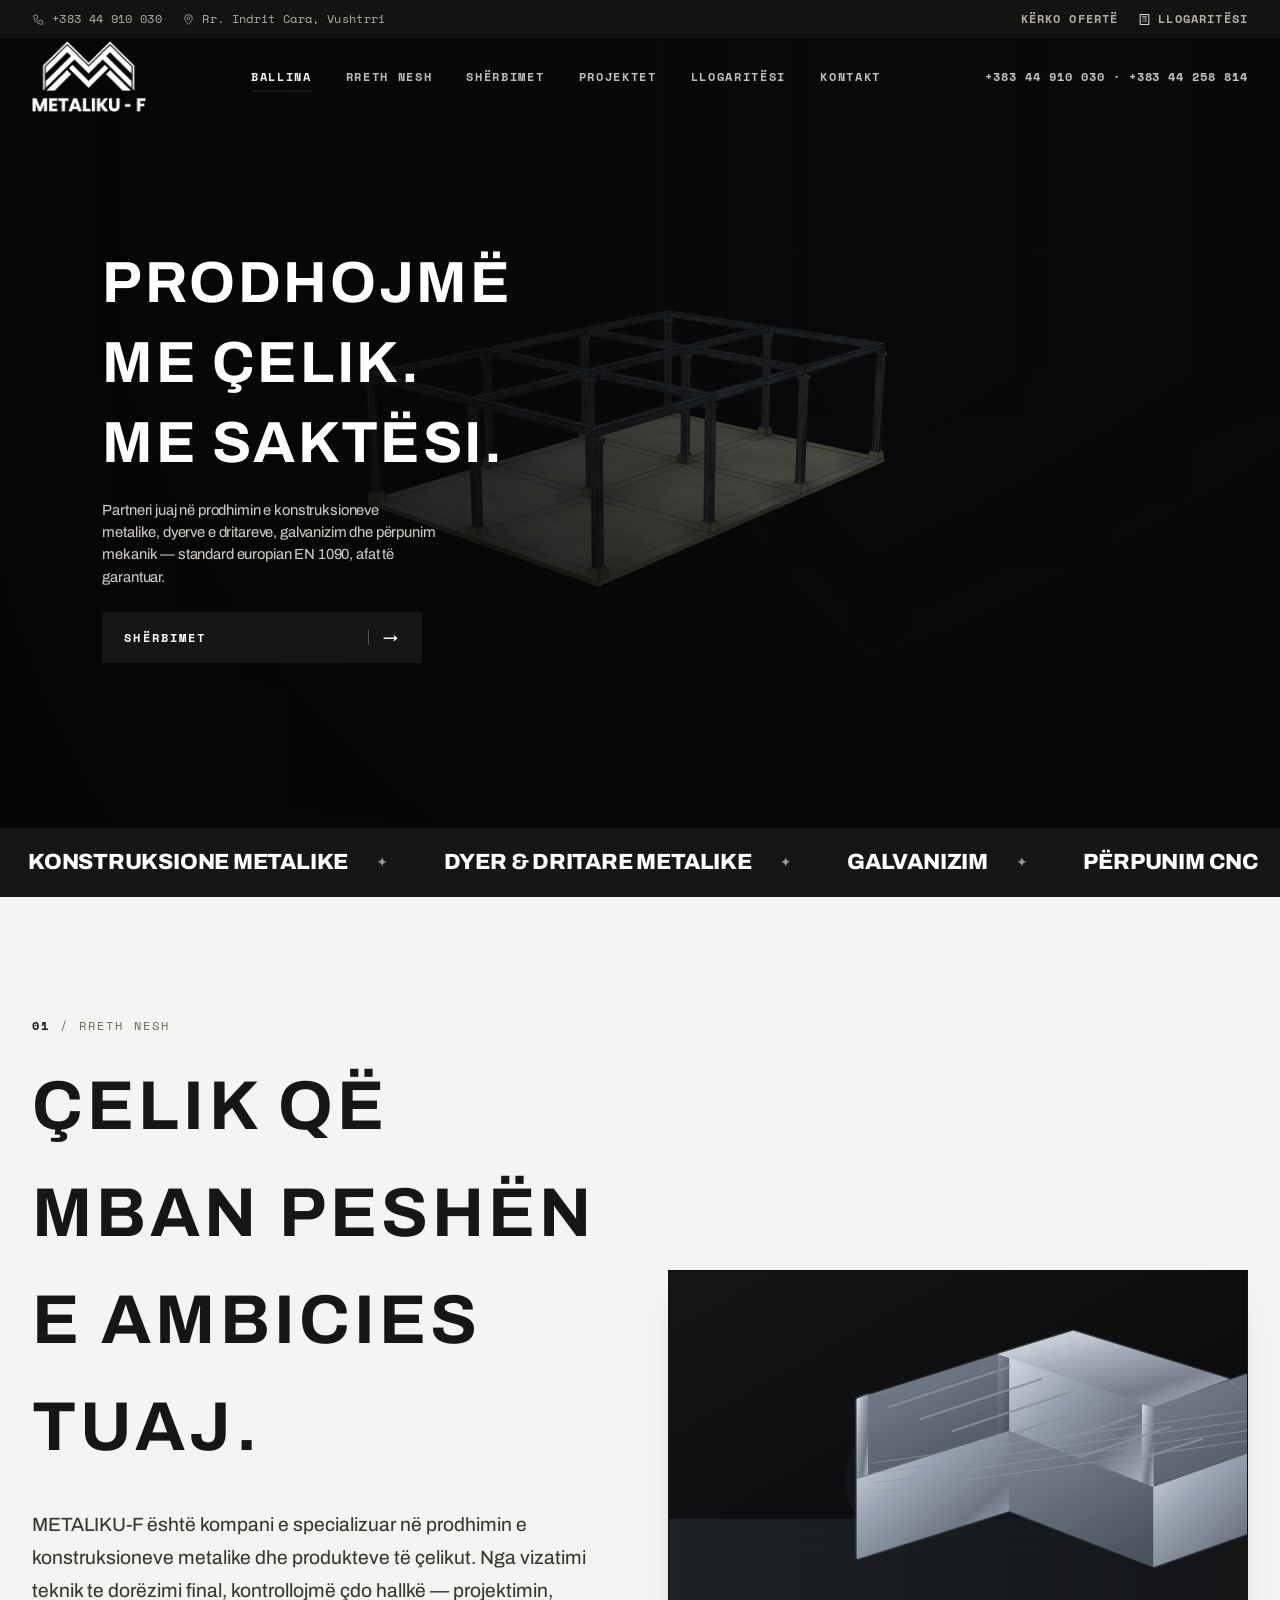
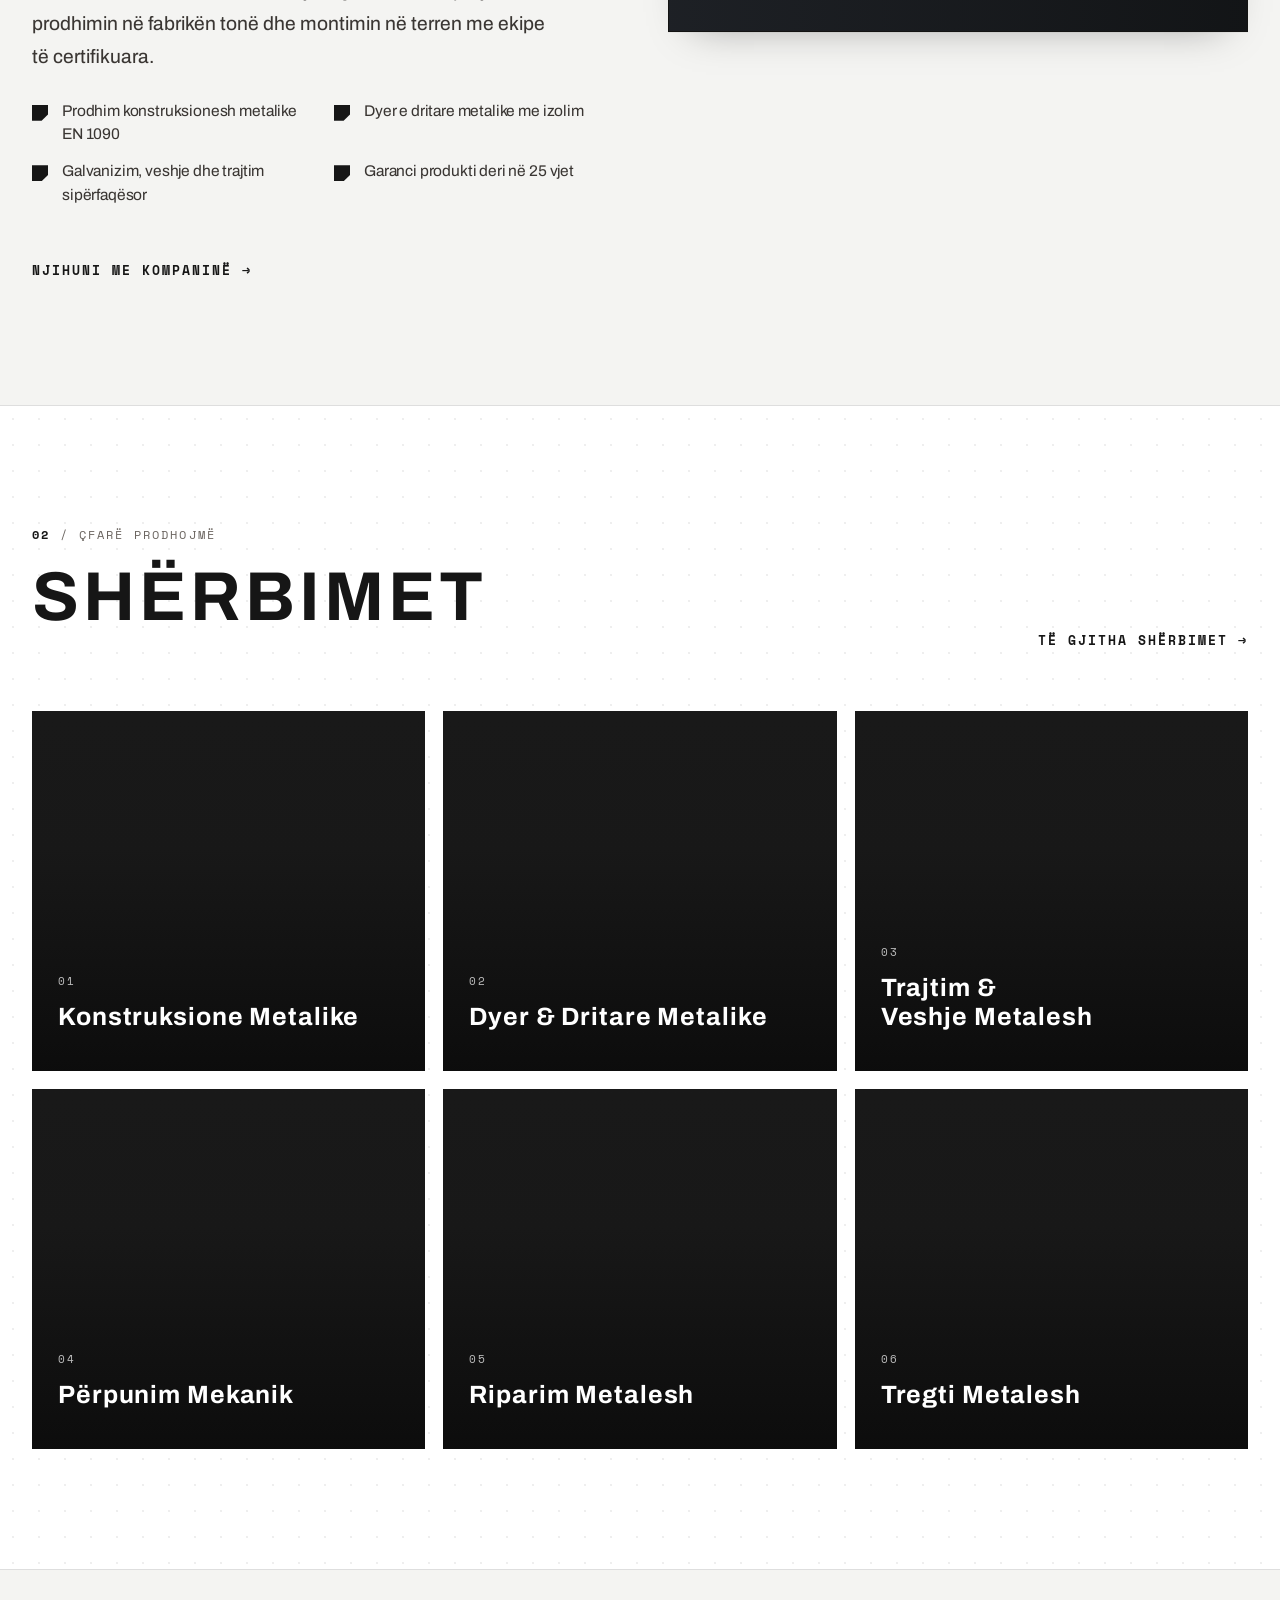
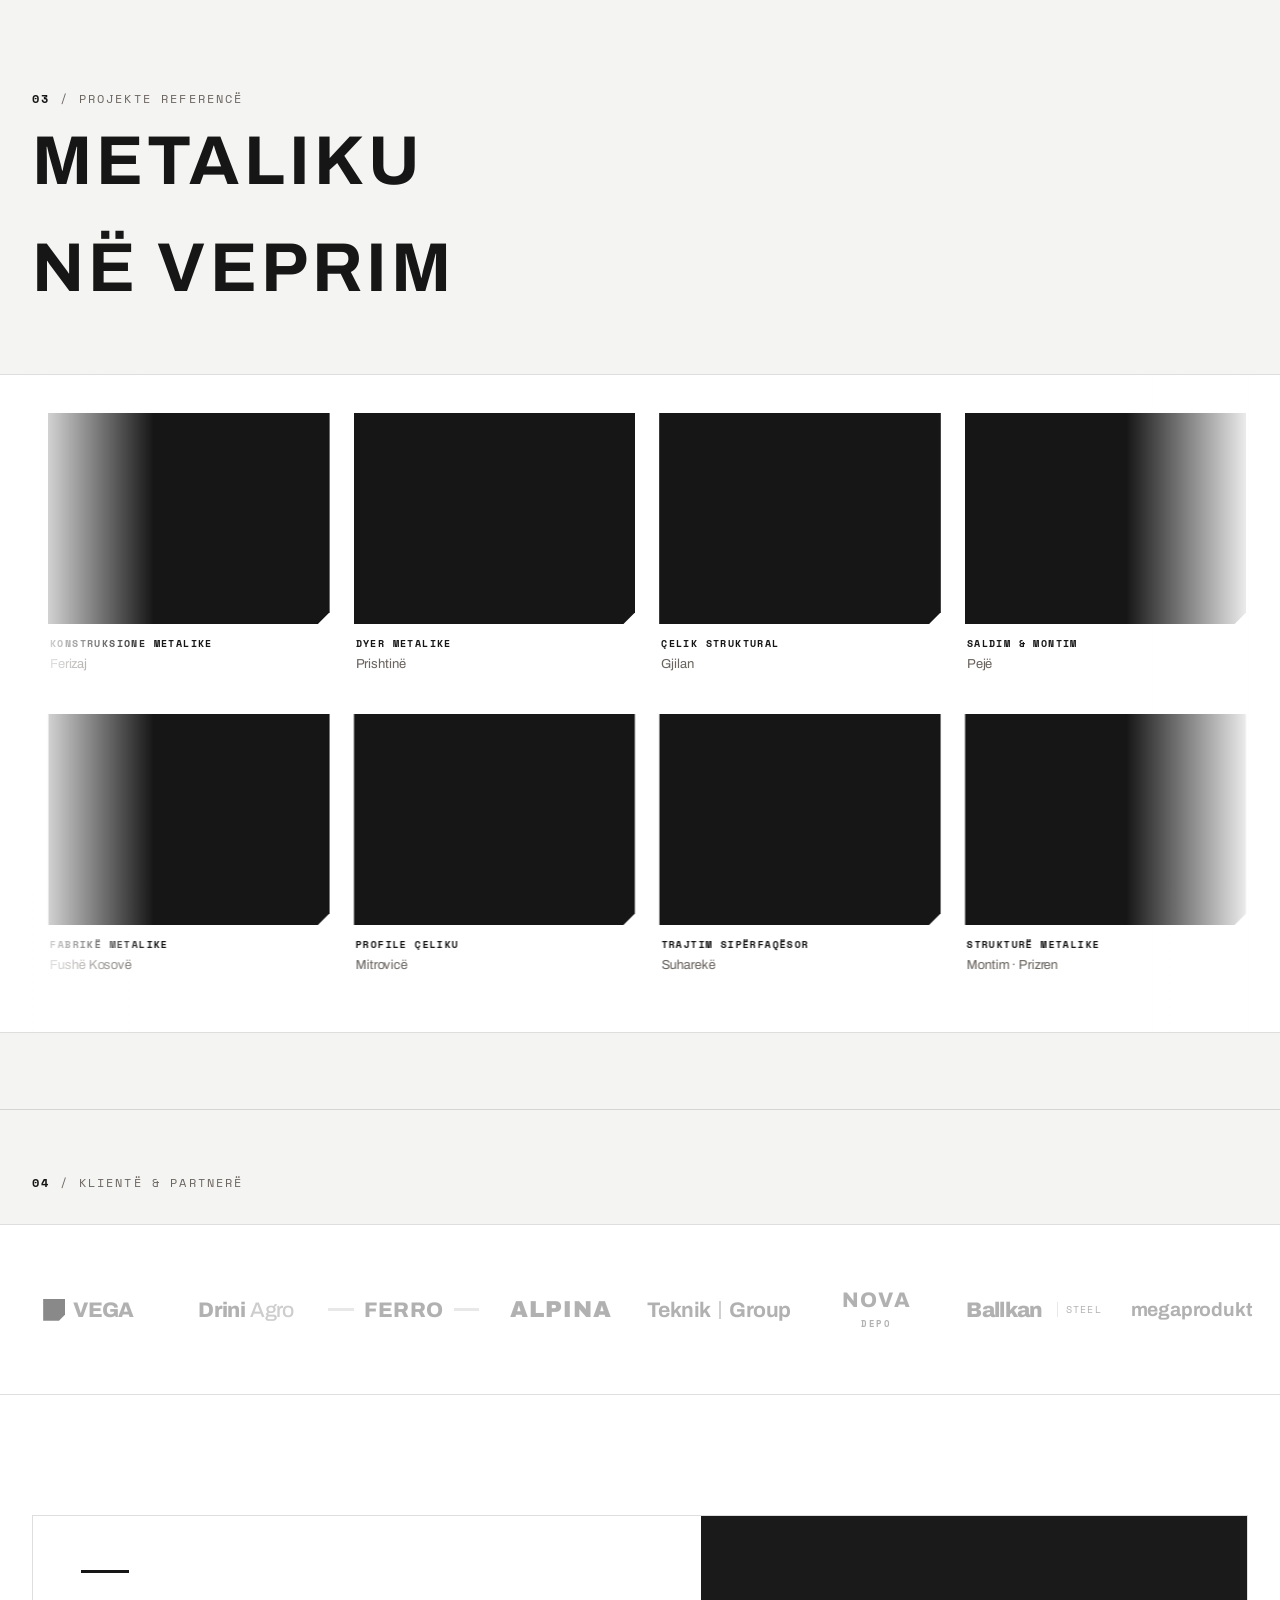
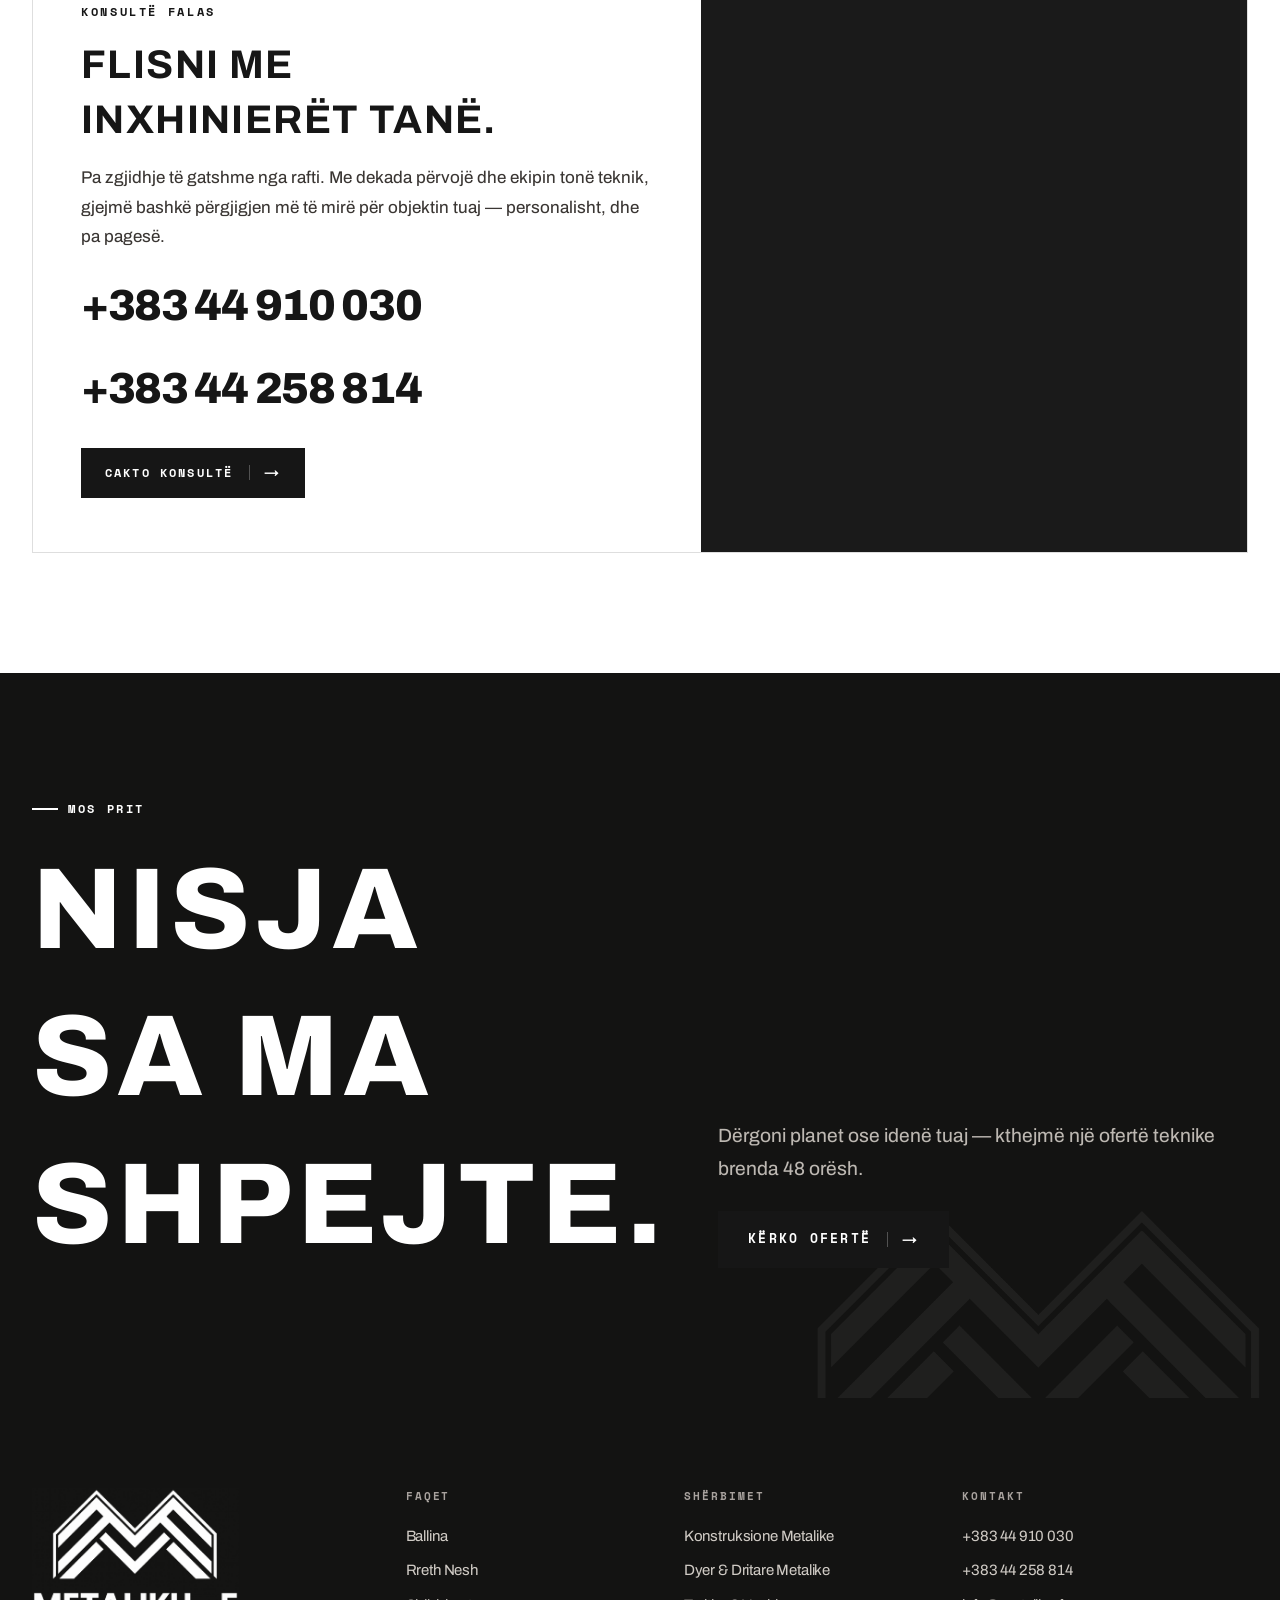
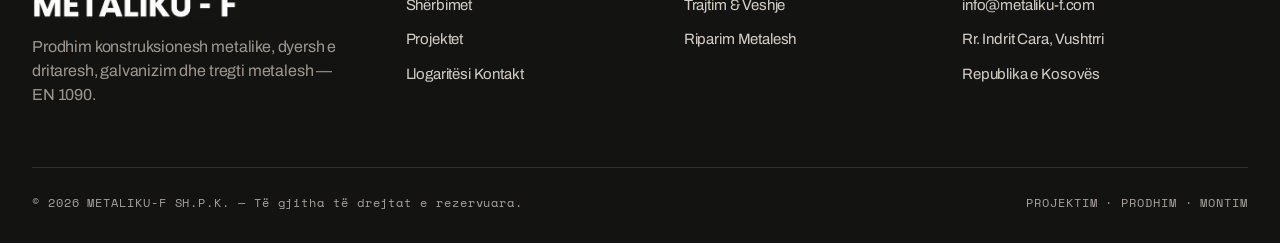
<file: index.html>
﻿<!DOCTYPE html>
<html lang="sq">
<head>
<meta charset="UTF-8">
<meta name="viewport" content="width=device-width, initial-scale=1.0">
<meta http-equiv="Cache-Control" content="no-cache, no-store, must-revalidate">
<meta http-equiv="Pragma" content="no-cache">
<title>METALIKU-F — Prodhues i Konstruksioneve Metalike</title>
<meta name="description" content="METALIKU-F — prodhues i konstruksioneve metalike, dyerve dhe dritareve metalike, galvanizim, përpunim mekanik, riparim dhe tregti metalesh në Kosovë.">
<link rel="preconnect" href="https://fonts.googleapis.com">
<link rel="preconnect" href="https://fonts.gstatic.com" crossorigin>
<link href="https://fonts.googleapis.com/css2?family=Archivo:wght@400;500;600;700;800;900&family=Space+Mono:wght@400;700&display=swap" rel="stylesheet">
<link rel="icon" type="image/png" href="assets/logo-mark.png">
<link rel="stylesheet" href="assets/styles.css">
</head>
<body>

<div class="topbar">
  <div class="wrap topbar__in">
    <div class="topbar__l">
      <a href="tel:+383449100300"><svg class="ic" viewBox="0 0 24 24"><path d="M5 4h4l2 5-3 2a14 14 0 0 0 5 5l2-3 5 2v4a2 2 0 0 1-2 2A16 16 0 0 1 3 6a2 2 0 0 1 2-2z"/></svg> +383 44 910 030</a>
      <a class="addr" href="https://www.google.com/maps/search/?api=1&query=Rr.+Indrit+Cara,+Vushtrri,+Kosovo" target="_blank" rel="noopener"><svg class="ic" viewBox="0 0 24 24"><path d="M12 21s7-6.2 7-11a7 7 0 1 0-14 0c0 4.8 7 11 7 11z"/><circle cx="12" cy="10" r="2.5"/></svg> Rr. Indrit Cara, Vushtrri</a>
    </div>
    <div class="topbar__r">
      <a class="lk" href="kontakt.html">Kërko Ofertë</a>
      <a class="lk" href="kalkulo.html"><svg class="ic" viewBox="0 0 24 24"><rect x="4" y="3" width="16" height="18"/><path d="M8 7h8M8 11h2M12 11h4M8 15h2M12 15h4"/></svg> Llogaritësi</a>
    </div>
  </div>
</div>

<!-- ============ HEADER ============ -->
<header class="hdr on-dark" data-screen-label="Header">
  <div class="wrap hdr__in">
    <a href="index.html" class="brand" aria-label="METALIKU-F">
      <img class="brand__logo" src="assets/logo-nav.png" alt="METALIKU-F">
    </a>
    <nav class="nav">
      <a href="index.html" class="active">Ballina</a>
      <a href="rreth.html">Rreth Nesh</a>
      <a href="sherbimet.html">Shërbimet</a>
      <a href="projektet.html">Projektet</a>
      <a href="kalkulo.html">Llogaritësi</a>
      <a href="kontakt.html">Kontakt</a>
    </nav>
    <div class="hdr__right">
      <span class="hdr__phone">+383 44 910 030 · +383 44 258 814</span>
      <button class="burger" aria-label="Menu"><span></span><span></span></button>
    </div>
  </div>
</header>

<!-- ============ MOBILE MENU ============ -->
<div class="mmenu">
  <a href="index.html">Ballina</a>
  <a href="rreth.html">Rreth Nesh</a>
  <a href="sherbimet.html">Shërbimet</a>
  <a href="projektet.html">Projektet</a>
  <a href="kalkulo.html">Llogaritësi</a>
      <a href="kontakt.html">Kontakt</a>
  <div class="mm-meta">+383 44 910 030 · +383 44 258 814 · info@metaliku-f.com</div>
</div>

<!-- ============ HERO ============ -->
<section class="bhero bhero--ref" data-screen-label="Hero">
  <div class="bhero__model" data-hero-model aria-hidden="true">
    <canvas></canvas>
  </div>
  <div class="bhero__scrim"></div>
  <div class="wrap bhero__content">
    <h1 class="bhero__title">
      <span class="bhero__ln"><span>PRODHOJMË ME ÇELIK.</span></span>
      <span class="bhero__ln"><span><em>ME SAKTËSI.</em></span></span>
    </h1>
    <p class="bhero__sub">Partneri juaj në prodhimin e konstruksioneve metalike, dyerve e dritareve, galvanizim dhe përpunim mekanik — standard europian EN 1090, afat të garantuar.</p>
    <div class="bhero__cta">
      <a href="sherbimet.html" class="btn btn--red btn--lg btn--block btn--fill"><span>Shërbimet <span class="arw">→</span></span></a>
    </div>
  </div>
</section>

<!-- ============ MARQUEE ============ -->
<div class="marquee" aria-hidden="true">
  <div class="marquee__track">
    <span>Konstruksione Metalike</span><span>Dyer & Dritare Metalike</span><span>Galvanizim</span><span>Përpunim CNC</span><span>Saldim Certifikuar</span><span>EN 1090</span><span>Riparim Metalesh</span><span>Tregti Çeliku</span>
    <span>Konstruksione Metalike</span><span>Dyer & Dritare Metalike</span><span>Galvanizim</span><span>Përpunim CNC</span><span>Saldim Certifikuar</span><span>EN 1090</span><span>Riparim Metalesh</span><span>Tregti Çeliku</span>
  </div>
</div>

<!-- ============ ABOUT TEASER ============ -->
<section class="section" data-screen-label="Rreth (teaser)">
  <div class="wrap about-grid about-grid--skeleton">
    <div class="about-grid__copy">
      <div class="idx" data-reveal><b>01</b> / Rreth Nesh</div>
      <h2 class="h2" data-reveal data-reveal-d="1">ÇELIK QË MBAN PESHËN E AMBICIES TUAJ.</h2>
      <p class="lede" data-reveal data-reveal-d="2">METALIKU-F është kompani e specializuar në prodhimin e konstruksioneve metalike dhe produkteve të çelikut. Nga vizatimi teknik te dorëzimi final, kontrollojmë çdo hallkë — projektimin, prodhimin në fabrikën tonë dhe montimin në terren me ekipe të certifikuara.</p>
      <ul class="ticks" data-reveal data-reveal-d="3">
        <li>Prodhim konstruksionesh metalike EN 1090</li>
        <li>Dyer e dritare metalike me izolim</li>
        <li>Galvanizim, veshje dhe trajtim sipërfaqësor</li>
        <li>Garanci produkti deri në 25 vjet</li>
      </ul>
      <a href="rreth.html" class="tlink" data-reveal data-reveal-d="4">Njihuni me kompaninë <span class="arw">→</span></a>
    </div>
    <div class="about-visual" aria-hidden="true">
      <img src="assets/hero-visual.svg" alt="" width="800" height="450" loading="lazy" decoding="async">
    </div>
  </div>
</section>

<!-- ============ BUILDING TYPES ============ -->
<section class="section" style="background:var(--paper);border-top:1px solid var(--line);border-bottom:1px solid var(--line)" data-screen-label="Shërbimet">
  <div class="deco deco--dots-d"></div>
  <div class="wrap">
    <div class="shead">
      <div>
        <div class="idx" data-reveal><b>02</b> / Çfarë prodhojmë</div>
        <h2 class="h2 shead__t" data-reveal data-reveal-d="1">SHËRBIMET</h2>
      </div>
      <a href="sherbimet.html" class="tlink tlink--red" data-reveal>Të gjitha shërbimet <span class="arw">→</span></a>
    </div>
    <div class="btiles">
      <a href="sherbimet.html#konstruksione" class="btile" data-reveal>
        <div class="btile__img" style="background-image:url('https://plus.unsplash.com/premium_photo-1683134181132-d21384512e01?q=72&w=1100&auto=format&fit=crop')"></div>
        <span class="btile__bar"></span>
        <div class="btile__body"><span class="btile__no">01</span><h3>Konstruksione Metalike <span class="arw">→</span></h3><div class="btile__tags">S235/S355 · EN 1090 · Me porosi</div></div>
      </a>
      <a href="sherbimet.html#dyer-dritare" class="btile" data-reveal data-reveal-d="1">
        <div class="btile__img" style="background-image:url('https://plus.unsplash.com/premium_photo-1677833638083-6e5138b718c4?q=72&w=1100&auto=format&fit=crop')"></div>
        <span class="btile__bar"></span>
        <div class="btile__body"><span class="btile__no">02</span><h3>Dyer &amp; Dritare Metalike <span class="arw">→</span></h3><div class="btile__tags">Izolim termik · Anti-thyerje · RAL</div></div>
      </a>
      <a href="sherbimet.html#veshja" class="btile" data-reveal data-reveal-d="2">
        <div class="btile__img" style="background-image:url('https://plus.unsplash.com/premium_photo-1661963247622-be10e1ea2c25?q=72&w=1100&auto=format&fit=crop')"></div>
        <span class="btile__bar"></span>
        <div class="btile__body"><span class="btile__no">03</span><h3>Trajtim &amp; Veshje Metalesh <span class="arw">→</span></h3><div class="btile__tags">Galvanizim · Lyerje elektrostatike</div></div>
      </a>
      <a href="sherbimet.html#mekanik" class="btile" data-reveal>
        <div class="btile__img" style="background-image:url('https://plus.unsplash.com/premium_photo-1682144591991-585764d2a651?q=72&w=1100&auto=format&fit=crop')"></div>
        <span class="btile__bar"></span>
        <div class="btile__body"><span class="btile__no">04</span><h3>Përpunim Mekanik <span class="arw">→</span></h3><div class="btile__tags">Prerje CNC · Saldim · Frezim</div></div>
      </a>
      <a href="sherbimet.html#riparim" class="btile" data-reveal data-reveal-d="1">
        <div class="btile__img" style="background-image:url('https://plus.unsplash.com/premium_photo-1682147474777-90dc55cdbc67?q=72&w=1100&auto=format&fit=crop')"></div>
        <span class="btile__bar"></span>
        <div class="btile__body"><span class="btile__no">05</span><h3>Riparim Metalesh <span class="arw">→</span></h3><div class="btile__tags">Diagnozë teknike · Garanci</div></div>
      </a>
      <a href="sherbimet.html#tregti" class="btile" data-reveal data-reveal-d="2">
        <div class="btile__img" style="background-image:url('https://plus.unsplash.com/premium_photo-1661962247387-6b5498e5b73a?q=72&w=1100&auto=format&fit=crop')"></div>
        <span class="btile__bar"></span>
        <div class="btile__body"><span class="btile__no">06</span><h3>Tregti Metalesh <span class="arw">→</span></h3><div class="btile__tags">Profile · Fleta · Tuba · Shumicë</div></div>
      </a>
    </div>
  </div>
</section>

<!-- ============ REFERENCE PROJECTS ============ -->
<section class="section veprim" data-screen-label="Projektet (teaser)">
  <div class="wrap">
    <div class="shead">
      <div>
        <div class="idx" data-reveal><b>03</b> / Projekte referencë</div>
        <h2 class="h2 shead__t" data-reveal data-reveal-d="1">METALIKU NË VEPRIM</h2>
      </div>
      <a href="projektet.html" class="tlink tlink--red" data-reveal>Galeria e plotë <span class="arw">→</span></a>
    </div>
  </div>
  <div class="veprim-gal" data-veprim-gal aria-label="Galeri projektesh në zhvillim">
    <div class="veprim-gal__edge veprim-gal__edge--l" aria-hidden="true"></div>
    <div class="veprim-gal__edge veprim-gal__edge--r" aria-hidden="true"></div>
    <div class="veprim-gal__row veprim-gal__row--1">
      <div class="veprim-gal__track">
        <a href="projektet.html" class="veprim-card"><div class="veprim-card__frame veprim-card__frame--wide"><div class="veprim-card__img" style="background-image:url('https://plus.unsplash.com/premium_photo-1663099422090-4215b5e3ad34?q=72&w=900&auto=format&fit=crop')"></div><span class="veprim-card__bar"></span></div><div class="veprim-card__cap"><span class="veprim-card__cat">Konstruksione Metalike</span><span class="veprim-card__loc">Ferizaj</span></div></a>
        <a href="projektet.html" class="veprim-card"><div class="veprim-card__frame veprim-card__frame--tall"><div class="veprim-card__img" style="background-image:url('https://images.unsplash.com/photo-1558618666-fcd25c85cd64?q=72&w=700&auto=format&fit=crop')"></div><span class="veprim-card__bar"></span></div><div class="veprim-card__cap"><span class="veprim-card__cat">Dyer Metalike</span><span class="veprim-card__loc">Prishtinë</span></div></a>
        <a href="projektet.html" class="veprim-card"><div class="veprim-card__frame veprim-card__frame--sq"><div class="veprim-card__img" style="background-image:url('https://plus.unsplash.com/premium_photo-1677323396129-0a5d464eb491?q=72&w=700&auto=format&fit=crop')"></div><span class="veprim-card__bar"></span></div><div class="veprim-card__cap"><span class="veprim-card__cat">Çelik Struktural</span><span class="veprim-card__loc">Gjilan</span></div></a>
        <a href="projektet.html" class="veprim-card"><div class="veprim-card__frame veprim-card__frame--wide"><div class="veprim-card__img" style="background-image:url('https://images.unsplash.com/photo-1527335988388-b40ee248d80c?q=72&w=900&auto=format&fit=crop')"></div><span class="veprim-card__bar"></span></div><div class="veprim-card__cap"><span class="veprim-card__cat">Saldim & Montim</span><span class="veprim-card__loc">Pejë</span></div></a>
        <a href="projektet.html" class="veprim-card"><div class="veprim-card__frame veprim-card__frame--tall"><div class="veprim-card__img" style="background-image:url('https://images.unsplash.com/photo-1565793298595-6a879b1d9492?q=72&w=700&auto=format&fit=crop')"></div><span class="veprim-card__bar"></span></div><div class="veprim-card__cap"><span class="veprim-card__cat">Galvanizim</span><span class="veprim-card__loc">Vushtrri</span></div></a>
        <a href="projektet.html" class="veprim-card"><div class="veprim-card__frame veprim-card__frame--sq"><div class="veprim-card__img" style="background-image:url('https://images.unsplash.com/photo-1504328345606-18bbc8c9d7d1?q=72&w=700&auto=format&fit=crop')"></div><span class="veprim-card__bar"></span></div><div class="veprim-card__cap"><span class="veprim-card__cat">Përpunim Mekanik</span><span class="veprim-card__loc">Prizren</span></div></a>
        <a href="projektet.html" class="veprim-card" aria-hidden="true" tabindex="-1"><div class="veprim-card__frame veprim-card__frame--wide"><div class="veprim-card__img" style="background-image:url('https://plus.unsplash.com/premium_photo-1663099422090-4215b5e3ad34?q=72&w=900&auto=format&fit=crop')"></div><span class="veprim-card__bar"></span></div><div class="veprim-card__cap"><span class="veprim-card__cat">Konstruksione Metalike</span><span class="veprim-card__loc">Ferizaj</span></div></a>
        <a href="projektet.html" class="veprim-card" aria-hidden="true" tabindex="-1"><div class="veprim-card__frame veprim-card__frame--tall"><div class="veprim-card__img" style="background-image:url('https://images.unsplash.com/photo-1558618666-fcd25c85cd64?q=72&w=700&auto=format&fit=crop')"></div><span class="veprim-card__bar"></span></div><div class="veprim-card__cap"><span class="veprim-card__cat">Dyer Metalike</span><span class="veprim-card__loc">Prishtinë</span></div></a>
        <a href="projektet.html" class="veprim-card" aria-hidden="true" tabindex="-1"><div class="veprim-card__frame veprim-card__frame--sq"><div class="veprim-card__img" style="background-image:url('https://plus.unsplash.com/premium_photo-1677323396129-0a5d464eb491?q=72&w=700&auto=format&fit=crop')"></div><span class="veprim-card__bar"></span></div><div class="veprim-card__cap"><span class="veprim-card__cat">Çelik Struktural</span><span class="veprim-card__loc">Gjilan</span></div></a>
        <a href="projektet.html" class="veprim-card" aria-hidden="true" tabindex="-1"><div class="veprim-card__frame veprim-card__frame--wide"><div class="veprim-card__img" style="background-image:url('https://images.unsplash.com/photo-1527335988388-b40ee248d80c?q=72&w=900&auto=format&fit=crop')"></div><span class="veprim-card__bar"></span></div><div class="veprim-card__cap"><span class="veprim-card__cat">Saldim & Montim</span><span class="veprim-card__loc">Pejë</span></div></a>
        <a href="projektet.html" class="veprim-card" aria-hidden="true" tabindex="-1"><div class="veprim-card__frame veprim-card__frame--tall"><div class="veprim-card__img" style="background-image:url('https://images.unsplash.com/photo-1565793298595-6a879b1d9492?q=72&w=700&auto=format&fit=crop')"></div><span class="veprim-card__bar"></span></div><div class="veprim-card__cap"><span class="veprim-card__cat">Galvanizim</span><span class="veprim-card__loc">Vushtrri</span></div></a>
        <a href="projektet.html" class="veprim-card" aria-hidden="true" tabindex="-1"><div class="veprim-card__frame veprim-card__frame--sq"><div class="veprim-card__img" style="background-image:url('https://images.unsplash.com/photo-1504328345606-18bbc8c9d7d1?q=72&w=700&auto=format&fit=crop')"></div><span class="veprim-card__bar"></span></div><div class="veprim-card__cap"><span class="veprim-card__cat">Përpunim Mekanik</span><span class="veprim-card__loc">Prizren</span></div></a>
      </div>
    </div>
    <div class="veprim-gal__row veprim-gal__row--2">
      <div class="veprim-gal__track">
        <a href="projektet.html" class="veprim-card"><div class="veprim-card__frame veprim-card__frame--sq"><div class="veprim-card__img" style="background-image:url('https://images.unsplash.com/photo-1600965581129-eef8a214ec9d?q=72&w=700&auto=format&fit=crop')"></div><span class="veprim-card__bar"></span></div><div class="veprim-card__cap"><span class="veprim-card__cat">Fabrikë Metalike</span><span class="veprim-card__loc">Fushë Kosovë</span></div></a>
        <a href="projektet.html" class="veprim-card"><div class="veprim-card__frame veprim-card__frame--wide"><div class="veprim-card__img" style="background-image:url('https://images.unsplash.com/photo-1504307651254-35680f356dfd?q=72&w=900&auto=format&fit=crop')"></div><span class="veprim-card__bar"></span></div><div class="veprim-card__cap"><span class="veprim-card__cat">Profile Çeliku</span><span class="veprim-card__loc">Mitrovicë</span></div></a>
        <a href="projektet.html" class="veprim-card"><div class="veprim-card__frame veprim-card__frame--tall"><div class="veprim-card__img" style="background-image:url('https://images.unsplash.com/photo-1621831337122-428c07cda1bf?q=72&w=700&auto=format&fit=crop')"></div><span class="veprim-card__bar"></span></div><div class="veprim-card__cap"><span class="veprim-card__cat">Trajtim Sipërfaqësor</span><span class="veprim-card__loc">Suharekë</span></div></a>
        <a href="projektet.html" class="veprim-card"><div class="veprim-card__frame veprim-card__frame--wide"><div class="veprim-card__img" style="background-image:url('https://images.unsplash.com/photo-1504307651254-35680f356dfd?q=72&w=900&auto=format&fit=crop')"></div><span class="veprim-card__bar"></span></div><div class="veprim-card__cap"><span class="veprim-card__cat">Strukturë Metalike</span><span class="veprim-card__loc">Montim · Prizren</span></div></a>
        <a href="projektet.html" class="veprim-card"><div class="veprim-card__frame veprim-card__frame--tall"><div class="veprim-card__img" style="background-image:url('https://images.unsplash.com/photo-1541888946425-d81bb19240f5?q=72&w=700&auto=format&fit=crop')"></div><span class="veprim-card__bar"></span></div><div class="veprim-card__cap"><span class="veprim-card__cat">Prodhim Metalesh</span><span class="veprim-card__loc">Gjakova</span></div></a>
        <a href="projektet.html" class="veprim-card"><div class="veprim-card__frame veprim-card__frame--sq"><div class="veprim-card__img" style="background-image:url('https://images.unsplash.com/photo-1558618666-fcd25c85cd64?q=72&w=700&auto=format&fit=crop')"></div><span class="veprim-card__bar"></span></div><div class="veprim-card__cap"><span class="veprim-card__cat">Dyer & Dritare</span><span class="veprim-card__loc">Lipjan</span></div></a>
        <a href="projektet.html" class="veprim-card" aria-hidden="true" tabindex="-1"><div class="veprim-card__frame veprim-card__frame--sq"><div class="veprim-card__img" style="background-image:url('https://images.unsplash.com/photo-1600965581129-eef8a214ec9d?q=72&w=700&auto=format&fit=crop')"></div><span class="veprim-card__bar"></span></div><div class="veprim-card__cap"><span class="veprim-card__cat">Fabrikë Metalike</span><span class="veprim-card__loc">Fushë Kosovë</span></div></a>
        <a href="projektet.html" class="veprim-card" aria-hidden="true" tabindex="-1"><div class="veprim-card__frame veprim-card__frame--wide"><div class="veprim-card__img" style="background-image:url('https://images.unsplash.com/photo-1504307651254-35680f356dfd?q=72&w=900&auto=format&fit=crop')"></div><span class="veprim-card__bar"></span></div><div class="veprim-card__cap"><span class="veprim-card__cat">Profile Çeliku</span><span class="veprim-card__loc">Mitrovicë</span></div></a>
        <a href="projektet.html" class="veprim-card" aria-hidden="true" tabindex="-1"><div class="veprim-card__frame veprim-card__frame--tall"><div class="veprim-card__img" style="background-image:url('https://images.unsplash.com/photo-1621831337122-428c07cda1bf?q=72&w=700&auto=format&fit=crop')"></div><span class="veprim-card__bar"></span></div><div class="veprim-card__cap"><span class="veprim-card__cat">Trajtim Sipërfaqësor</span><span class="veprim-card__loc">Suharekë</span></div></a>
        <a href="projektet.html" class="veprim-card" aria-hidden="true" tabindex="-1"><div class="veprim-card__frame veprim-card__frame--wide"><div class="veprim-card__img" style="background-image:url('https://images.unsplash.com/photo-1504307651254-35680f356dfd?q=72&w=900&auto=format&fit=crop')"></div><span class="veprim-card__bar"></span></div><div class="veprim-card__cap"><span class="veprim-card__cat">Strukturë Metalike</span><span class="veprim-card__loc">Montim · Prizren</span></div></a>
        <a href="projektet.html" class="veprim-card" aria-hidden="true" tabindex="-1"><div class="veprim-card__frame veprim-card__frame--tall"><div class="veprim-card__img" style="background-image:url('https://images.unsplash.com/photo-1541888946425-d81bb19240f5?q=72&w=700&auto=format&fit=crop')"></div><span class="veprim-card__bar"></span></div><div class="veprim-card__cap"><span class="veprim-card__cat">Prodhim Metalesh</span><span class="veprim-card__loc">Gjakova</span></div></a>
        <a href="projektet.html" class="veprim-card" aria-hidden="true" tabindex="-1"><div class="veprim-card__frame veprim-card__frame--sq"><div class="veprim-card__img" style="background-image:url('https://images.unsplash.com/photo-1558618666-fcd25c85cd64?q=72&w=700&auto=format&fit=crop')"></div><span class="veprim-card__bar"></span></div><div class="veprim-card__cap"><span class="veprim-card__cat">Dyer & Dritare</span><span class="veprim-card__loc">Lipjan</span></div></a>
      </div>
    </div>
  </div>
</section>

<!-- ============ CLIENTS & PARTNERS ============ -->
<section class="section partners" data-screen-label="Klientët">
  <div class="wrap partners__head">
    <div class="idx" data-reveal><b>04</b> / Klientë & partnerë</div>
  </div>
  <div class="partners-band" data-reveal>
    <div class="wrap partners-band__in">
      <div class="partner-logo partner-logo--blocks" title="VEGA Market">
        <span class="partner-logo__mark" aria-hidden="true"></span>
        <span class="partner-logo__name">VEGA</span>
      </div>
      <div class="partner-logo partner-logo--split" title="Drini Agro">
        <span class="partner-logo__name">Drini</span>
        <span class="partner-logo__name partner-logo__name--light">Agro</span>
      </div>
      <div class="partner-logo partner-logo--bars" title="Ferro Logistik">
        <span class="partner-logo__bar" aria-hidden="true"></span>
        <span class="partner-logo__name">Ferro</span>
        <span class="partner-logo__bar" aria-hidden="true"></span>
      </div>
      <div class="partner-logo partner-logo--heavy" title="Alpina Foods">
        <span class="partner-logo__name">ALPINA</span>
      </div>
      <div class="partner-logo partner-logo--tech" title="Teknik Group">
        <span class="partner-logo__name">Teknik</span>
        <span class="partner-logo__pipe" aria-hidden="true"></span>
        <span class="partner-logo__name partner-logo__name--light">Group</span>
      </div>
      <div class="partner-logo partner-logo--stack" title="Nova Depo">
        <span class="partner-logo__name">NOVA</span>
        <span class="partner-logo__sub">Depo</span>
      </div>
      <div class="partner-logo partner-logo--steel" title="Ballkan Steel">
        <span class="partner-logo__name">Ballkan</span>
        <span class="partner-logo__tag">Steel</span>
      </div>
      <div class="partner-logo partner-logo--round" title="Megaprodukt">
        <span class="partner-logo__name">megaprodukt</span>
      </div>
    </div>
  </div>
</section>

<!-- ============ CONSULTATION ============ -->
<section class="section" style="background:var(--paper)" data-screen-label="Konsultim">
  <div class="wrap">
    <div class="consult" data-reveal>
      <div class="consult__l">
        <div class="rule-red"></div>
        <span class="kicker kicker--plain">Konsultë falas</span>
        <h2 class="h3" style="font-size:clamp(27px,3.2vw,40px);margin:14px 0 16px">FLISNI ME INXHINIERËT TANË.</h2>
        <p class="lede" style="font-size:17px">Pa zgjidhje të gatshme nga rafti. Me dekada përvojë dhe ekipin tonë teknik, gjejmë bashkë përgjigjen më të mirë për objektin tuaj — personalisht, dhe pa pagesë.</p>
        <a href="tel:+383449100300" class="consult__phone">+383 44 910 030</a>
        <a href="tel:+38344258814" class="consult__phone" style="display:block;margin-top:10px">+383 44 258 814</a>
        <div><a href="kontakt.html" class="btn btn--red" style="margin-top:18px"><span>Cakto Konsultë <span class="arw">→</span></span></a></div>
      </div>
      <div class="consult__r"><div class="btile__img" style="background-image:url('https://plus.unsplash.com/premium_photo-1663088543643-2a1ebfc830b6?q=72&w=1100&auto=format&fit=crop')"></div></div>
    </div>
  </div>
</section>

<!-- ============ CTA BAND ============ -->
<section class="cta" data-screen-label="CTA">
  <div class="grid-lines"></div>
  <img class="cta__mark" src="assets/logo-mark.png" alt="">
  <div class="wrap cta__in">
    <div>
      <span class="kicker">Mos prit</span>
      <h2 class="display cta__title" data-reveal>NISJA SA MA SHPEJTE.</h2>
    </div>
    <div class="cta__r">
      <p class="lede" data-reveal>Dërgoni planet ose idenë tuaj — kthejmë një ofertë teknike brenda 48 orësh.</p>
      <a href="kontakt.html" class="btn btn--red btn--lg" data-reveal data-reveal-d="1"><span>Kërko Ofertë <span class="arw">→</span></span></a>
    </div>
  </div>
</section>

<!-- ============ FOOTER ============ -->
<footer class="ftr" data-screen-label="Footer">
  <div class="wrap">
    <div class="ftr__top">
      <div>
        <img class="ftr__logo" src="assets/logo-full.png" alt="Metaliku-F">
        <p style="margin-top:16px;max-width:34ch;color:#9a948d">Prodhim konstruksionesh metalike, dyersh e dritaresh, galvanizim dhe tregti metalesh — EN 1090.</p>
      </div>
      <div>
        <h4>Faqet</h4>
        <ul>
          <li><a href="index.html">Ballina</a></li>
          <li><a href="rreth.html">Rreth Nesh</a></li>
          <li><a href="sherbimet.html">Shërbimet</a></li>
          <li><a href="projektet.html">Projektet</a></li>
          <li><a href="kalkulo.html">Llogaritësi</a>
      <a href="kontakt.html">Kontakt</a></li>
        </ul>
      </div>
      <div>
        <h4>Shërbimet</h4>
        <ul>
          <li><a href="sherbimet.html#konstruksione">Konstruksione Metalike</a></li>
          <li><a href="sherbimet.html#dyer-dritare">Dyer &amp; Dritare Metalike</a></li>
          <li><a href="sherbimet.html#veshja">Trajtim &amp; Veshje</a></li>
          <li><a href="sherbimet.html#riparim">Riparim Metalesh</a></li>
        </ul>
      </div>
      <div>
        <h4>Kontakt</h4>
        <ul>
          <li><a href="tel:+383449100300">+383 44 910 030</a></li>
          <li><a href="tel:+38344258814">+383 44 258 814</a></li>
          <li><a href="mailto:info@metaliku-f.com">info@metaliku-f.com</a></li>
          <li>Rr. Indrit Cara, Vushtrri</li>
          <li>Republika e Kosovës</li>
        </ul>
      </div>
    </div>
    <div class="ftr__bottom">
      <span>© <span data-year>2026</span> METALIKU-F SH.P.K. — Të gjitha të drejtat e rezervuara.</span>
      <span>PROJEKTIM · PRODHIM · MONTIM</span>
    </div>
  </div>
</footer>

<div class="vmodal" aria-hidden="true">
  <div class="vmodal__box">
    <button class="vmodal__close">✕ Mbyll</button>
    <div class="ph ph--dark" data-label="[ VIDEO: PREZANTIMI — gati për MP4 ose YouTube ]"><div class="corner">METALIKU-F · SHOWREEL</div></div>
  </div>
</div>

<script src="assets/site.js"></script>
<link rel="modulepreload" href="assets/vendor/three.module.js">
<script type="module">
  window.__metaliku3d = Promise.all([
    import('./assets/vendor/three.module.js'),
    import('./assets/vendor/OrbitControls.js'),
  ]).then(([THREE, OC]) => ({ THREE, OrbitControls: OC.OrbitControls }));
</script>
<script type="module" src="assets/hero-model.js"></script>
</body>
</html>
</file>
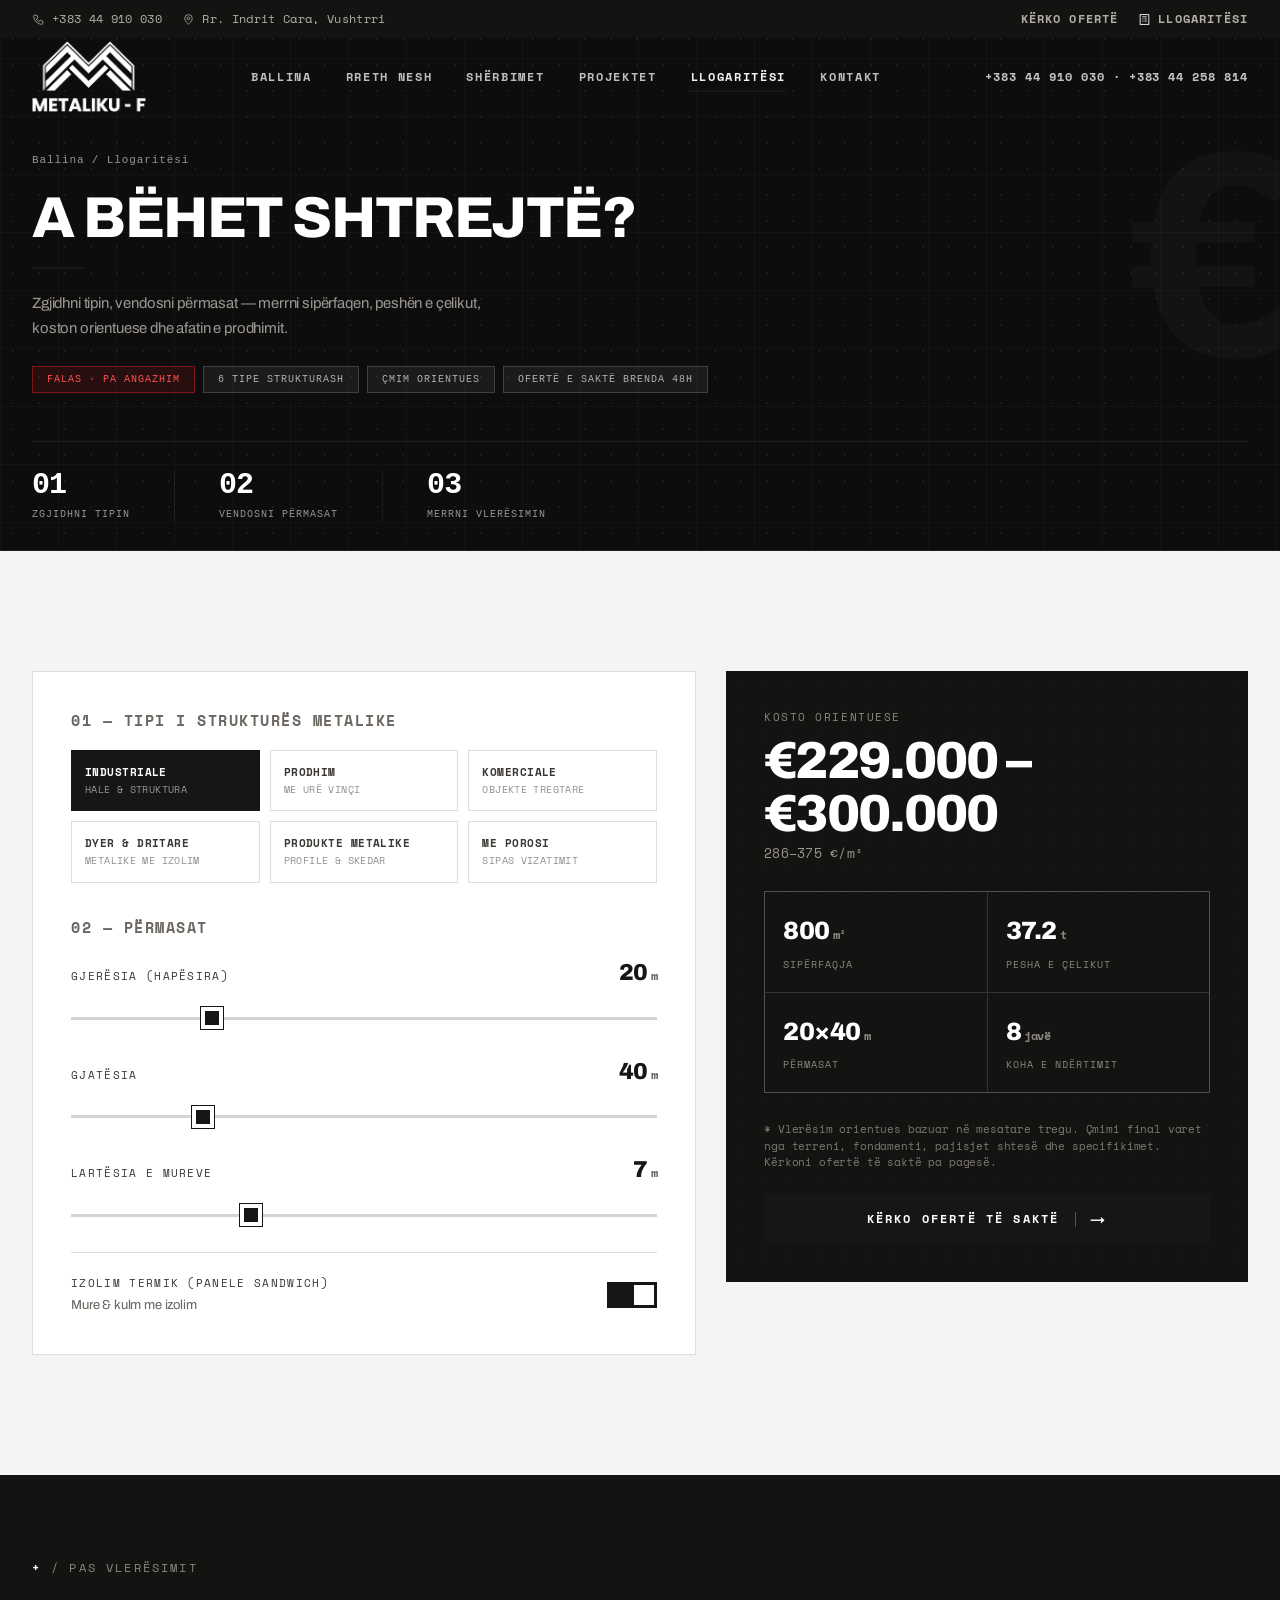
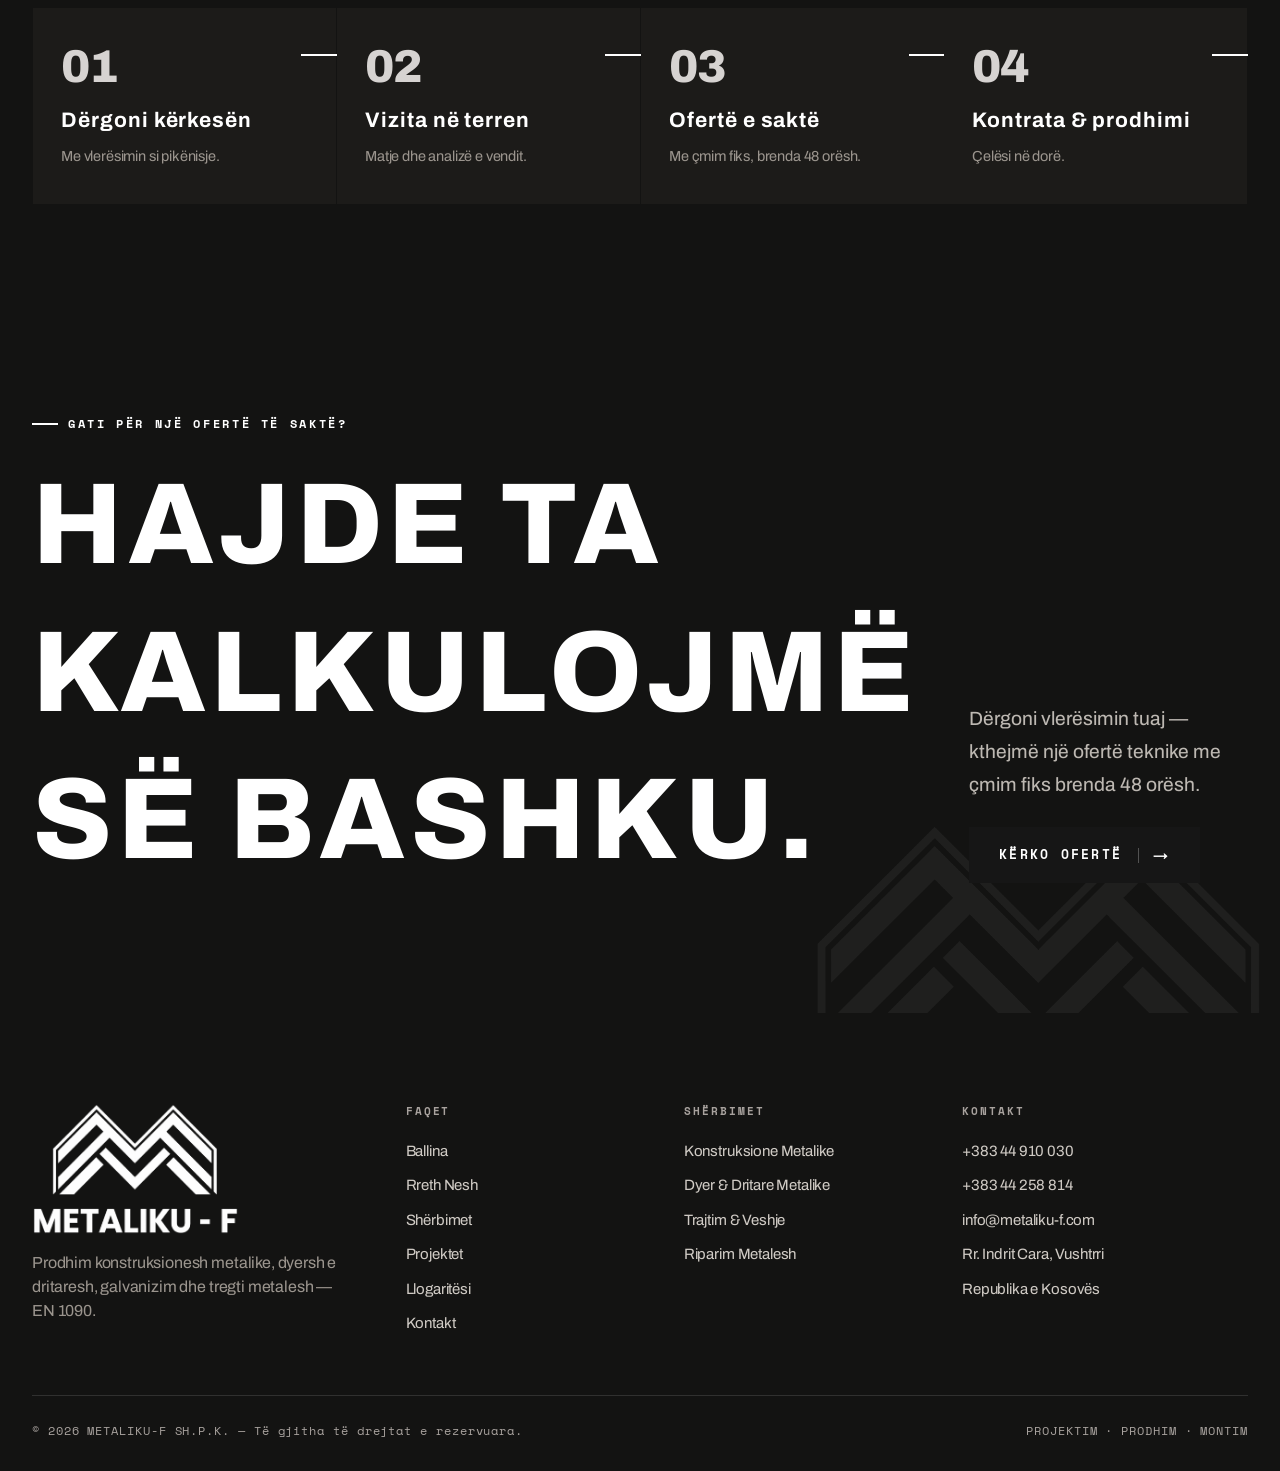
<file: kalkulo.html>
﻿<!DOCTYPE html>
<html lang="sq">
<head>
<meta charset="UTF-8">
<meta name="viewport" content="width=device-width, initial-scale=1.0">
<meta http-equiv="Cache-Control" content="no-cache, no-store, must-revalidate">
<meta http-equiv="Pragma" content="no-cache">
<title>Llogaritësi i Ofertës — METALIKU-F</title>
<meta name="description" content="Llogaritësi i ofertës nga METALIKU-F — vlerësoni sipërfaqen, peshën e çelikut, koston orientuese dhe kohën e ndërtimit për objektin tuaj.">
<link rel="preconnect" href="https://fonts.googleapis.com">
<link rel="preconnect" href="https://fonts.gstatic.com" crossorigin>
<link href="https://fonts.googleapis.com/css2?family=Archivo:wght@400;500;600;700;800;900&family=Space+Mono:wght@400;700&display=swap" rel="stylesheet">
<link rel="icon" type="image/png" href="assets/logo-mark.png">
<link rel="stylesheet" href="assets/styles.css">
</head>
<body>

<div class="topbar">
  <div class="wrap topbar__in">
    <div class="topbar__l">
      <a href="tel:+383449100300"><svg class="ic" viewBox="0 0 24 24"><path d="M5 4h4l2 5-3 2a14 14 0 0 0 5 5l2-3 5 2v4a2 2 0 0 1-2 2A16 16 0 0 1 3 6a2 2 0 0 1 2-2z"/></svg> +383 44 910 030</a>
      <a class="addr" href="https://www.google.com/maps/search/?api=1&query=Rr.+Indrit+Cara,+Vushtrri,+Kosovo" target="_blank" rel="noopener"><svg class="ic" viewBox="0 0 24 24"><path d="M12 21s7-6.2 7-11a7 7 0 1 0-14 0c0 4.8 7 11 7 11z"/><circle cx="12" cy="10" r="2.5"/></svg> Rr. Indrit Cara, Vushtrri</a>
    </div>
    <div class="topbar__r">
      <a class="lk" href="kontakt.html">Kërko Ofertë</a>
      <a class="lk" href="kalkulo.html"><svg class="ic" viewBox="0 0 24 24"><rect x="4" y="3" width="16" height="18"/><path d="M8 7h8M8 11h2M12 11h4M8 15h2M12 15h4"/></svg> Llogaritësi</a>
    </div>
  </div>
</div>

<header class="hdr on-dark" data-screen-label="Header">
  <div class="wrap hdr__in">
    <a href="index.html" class="brand" aria-label="METALIKU-F"><img class="brand__logo" src="assets/logo-nav.png" alt="METALIKU-F"></a>
    <nav class="nav">
      <a href="index.html">Ballina</a>
      <a href="rreth.html">Rreth Nesh</a>
      <a href="sherbimet.html">Shërbimet</a>
      <a href="projektet.html">Projektet</a>
      <a href="kalkulo.html" class="active">Llogaritësi</a>
      <a href="kontakt.html">Kontakt</a>
    </nav>
    <div class="hdr__right">
      <span class="hdr__phone">+383 44 910 030 · +383 44 258 814</span>
      <button class="burger" aria-label="Menu"><span></span><span></span></button>
    </div>
  </div>
</header>
<div class="mmenu">
  <a href="index.html">Ballina</a>
  <a href="rreth.html">Rreth Nesh</a>
  <a href="sherbimet.html">Shërbimet</a>
  <a href="projektet.html">Projektet</a>
  <a href="kalkulo.html">Llogaritësi</a>
  <a href="kontakt.html">Kontakt</a>
  <div class="mm-meta">+383 44 910 030 · +383 44 258 814 · info@metaliku-f.com</div>
</div>

<style>
/* ── PHDR ENHANCED HERO ── */
.phdr{position:relative;background:#0d0d0d;padding:152px 0 0;overflow:hidden;border-bottom:1px solid rgba(255,255,255,.08)}
.phdr::before{content:'';position:absolute;inset:0;background-image:linear-gradient(rgba(255,255,255,.022) 1px,transparent 1px),linear-gradient(90deg,rgba(255,255,255,.022) 1px,transparent 1px);background-size:58px 58px;pointer-events:none}
.phdr__wm{position:absolute;right:-1%;top:50%;transform:translateY(-50%);font-family:var(--mono,monospace);font-weight:700;color:rgba(255,255,255,.028);line-height:1;pointer-events:none;user-select:none;letter-spacing:-.04em;animation:wmIn 1.4s ease .08s both}
@keyframes wmIn{from{opacity:0;transform:translateY(-46%) scale(.94)}to{opacity:1;transform:translateY(-50%) scale(1)}}
.phdr__in{position:relative;z-index:2}
.phdr__bc{font-family:var(--mono,monospace);font-size:11px;color:#9a948d;letter-spacing:.08em;margin-bottom:20px;animation:phdrFade .7s ease .04s both}
.phdr__bc a{color:#9a948d;text-decoration:none}.phdr__bc a:hover{color:#fff}
.phdr__h{font-size:clamp(2rem,4.5vw,4rem);font-weight:800;color:#fff;line-height:1.02;letter-spacing:-.025em;margin:0;animation:phdrUp .85s cubic-bezier(.16,1,.3,1) .12s both}
.phdr__accent{height:2px;background:var(--red,#c41e1e);margin:20px 0 22px;width:0;animation:accentDraw .9s cubic-bezier(.16,1,.3,1) .32s forwards}
@keyframes accentDraw{to{width:52px}}
.phdr__p{color:#9a948d;font-size:.93rem;line-height:1.65;max-width:54ch;margin:0;animation:phdrUp .85s cubic-bezier(.16,1,.3,1) .24s both}
.phdr__tags{display:flex;flex-wrap:wrap;gap:8px;margin-top:26px;animation:phdrUp .7s cubic-bezier(.16,1,.3,1) .38s both}
.phdr__tag{font-family:var(--mono,monospace);font-size:10px;letter-spacing:.1em;color:rgba(255,255,255,.65);background:rgba(255,255,255,.06);border:1px solid rgba(255,255,255,.16);padding:5px 14px;text-transform:uppercase;transition:color .22s,border-color .22s,background .22s}
.phdr__tag:hover{color:#fff;border-color:rgba(255,255,255,.38);background:rgba(255,255,255,.11)}.phdr__tag--hi{color:#ff5252;background:rgba(196,30,30,.14);border-color:rgba(196,30,30,.55)}
.phdr__stats{display:flex;flex-wrap:wrap;margin-top:48px;border-top:1px solid rgba(255,255,255,.07);padding:28px 0;animation:phdrUp .65s cubic-bezier(.16,1,.3,1) .52s both}
.phdr__stat{padding-right:44px;margin-right:44px;border-right:1px solid rgba(255,255,255,.06);flex-shrink:0}
.phdr__stat:last-child{border-right:none;padding-right:0;margin-right:0}
.phdr__sn{font-family:var(--mono,monospace);font-size:clamp(18px,2.4vw,30px);font-weight:700;color:#fff;letter-spacing:-.03em;line-height:1}
.phdr__sn em{color:var(--red,#c41e1e);font-style:normal}
.phdr__sl{font-family:var(--mono,monospace);font-size:10px;letter-spacing:.1em;color:#9a948d;text-transform:uppercase;margin-top:7px}
@keyframes phdrUp{from{opacity:0;transform:translateY(22px)}to{opacity:1;transform:none}}
@keyframes phdrFade{from{opacity:0}to{opacity:1}}
@media(max-width:720px){.phdr{padding:132px 0 0}.phdr__stat{padding-right:28px;margin-right:28px}.phdr__stat:nth-child(2n){border-right:none;padding-right:0;margin-right:0}}
@media(max-width:480px){.phdr__stats{gap:20px 0}.phdr__stat{min-width:45%;border-right:none;padding-right:0;margin-right:0}}
</style>
<!-- PAGE HEADER -->
<section class="phdr">
  <div class="phdr__wm" aria-hidden="true" style="font-size:clamp(140px,24vw,340px)">€</div>
  <div class="wrap phdr__in">
    <div class="phdr__bc"><a href="index.html">Ballina</a> / <span>Llogaritësi</span></div>
    <h1 class="phdr__h">A BËHET SHTREJTË?</h1>
    <div class="phdr__accent"></div>
    <p class="phdr__p">Zgjidhni tipin, vendosni përmasat — merrni sipërfaqen, peshën e çelikut, koston orientuese dhe afatin e prodhimit.</p>
    <div class="phdr__tags">
      <span class="phdr__tag phdr__tag--hi">Falas · Pa angazhim</span>
      <span class="phdr__tag">6 tipe strukturash</span>
      <span class="phdr__tag">Çmim orientues</span>
      <span class="phdr__tag">Ofertë e saktë brenda 48h</span>
    </div>
    <div class="phdr__stats">
      <div class="phdr__stat"><div class="phdr__sn">01</div><div class="phdr__sl">Zgjidhni tipin</div></div>
      <div class="phdr__stat"><div class="phdr__sn">02</div><div class="phdr__sl">Vendosni përmasat</div></div>
      <div class="phdr__stat"><div class="phdr__sn">03</div><div class="phdr__sl">Merrni vlerësimin</div></div>
    </div>
  </div>
</section>

<section class="section" data-screen-label="Llogaritësi">
  <div class="wrap">
    <div class="calc" data-calc data-reveal>

      <!-- CONTROLS -->
      <div class="calc__panel">
        <h3>01 — Tipi i strukturës metalike</h3>
        <div class="ctypes">
          <button class="ctype on" data-t="logjistike">Industriale<small>Hale & struktura</small></button>
          <button class="ctype" data-t="prodhim">Prodhim<small>Me urë vinçi</small></button>
          <button class="ctype" data-t="markete">Komerciale<small>Objekte tregtare</small></button>
          <button class="ctype" data-t="sport">Dyer & Dritare<small>Metalike me izolim</small></button>
          <button class="ctype" data-t="bujqesore">Produkte Metalike<small>Profile & skedar</small></button>
          <button class="ctype" data-t="speciale">Me Porosi<small>Sipas vizatimit</small></button>
        </div>

        <h3 style="margin-top:30px">02 — Përmasat</h3>
        <div style="margin-top:18px">
          <div class="crow">
            <div class="crow__top"><span class="crow__lab">Gjerësia (hapësira)</span><span class="crow__val"><span data-v="w">20</span><span class="u">m</span></span></div>
            <input class="slider" type="range" min="8" max="60" step="1" value="20" data-s="w">
          </div>
          <div class="crow">
            <div class="crow__top"><span class="crow__lab">Gjatësia</span><span class="crow__val"><span data-v="l">40</span><span class="u">m</span></span></div>
            <input class="slider" type="range" min="10" max="150" step="1" value="40" data-s="l">
          </div>
          <div class="crow">
            <div class="crow__top"><span class="crow__lab">Lartësia e mureve</span><span class="crow__val"><span data-v="h">7</span><span class="u">m</span></span></div>
            <input class="slider" type="range" min="4" max="14" step="1" value="7" data-s="h">
          </div>
          <div class="ctoggle">
            <div>
              <div class="crow__lab" style="margin-bottom:5px">Izolim termik (panele sandwich)</div>
              <div style="font-size:13px;color:var(--ink-3)">Mure & kulm me izolim</div>
            </div>
            <label class="switch"><input type="checkbox" data-insul checked><span class="track"></span></label>
          </div>
        </div>
      </div>

      <!-- RESULTS -->
      <div class="calc__res">
        <div class="deco deco--dots"></div>
        <div class="cres">
          <div class="cres__lab">Kosto orientuese</div>
          <div class="cres__big" data-r="price">€2.080.000 – €2.720.000</div>
          <div class="cres__sub" data-r="ppm">260–340 €/m²</div>
          <div class="cres__grid">
            <div class="cres__cell"><div class="n" data-r="area">800<span class="u">m²</span></div><div class="l">Sipërfaqja</div></div>
            <div class="cres__cell"><div class="n" data-r="steel">36.0<span class="u">t</span></div><div class="l">Pesha e çelikut</div></div>
            <div class="cres__cell"><div class="n" data-r="dim">20×40<span class="u">m</span></div><div class="l">Përmasat</div></div>
            <div class="cres__cell"><div class="n" data-r="weeks">8<span class="u">javë</span></div><div class="l">Koha e ndërtimit</div></div>
          </div>
          <div class="cres__note">* Vlerësim orientues bazuar në mesatare tregu. Çmimi final varet nga terreni, fondamenti, pajisjet shtesë dhe specifikimet. Kërkoni ofertë të saktë pa pagesë.</div>
          <a href="kontakt.html" class="btn btn--red"><span>Kërko Ofertë të Saktë <span class="arw">→</span></span></a>
        </div>
      </div>

    </div>
  </div>
</section>

<!-- HOW IT WORKS -->
<section class="section--dark section--tight" data-screen-label="Si funksionon">
  <div class="deco deco--dots"></div>
  <div class="wrap">
    <div class="idx" data-reveal style="margin-bottom:30px"><b>+</b> / Pas vlerësimit</div>
    <div class="proc" data-steps>
      <div class="step" style="background:var(--dark-2)"><div class="step__n">01</div><h3 style="color:#fff">Dërgoni kërkesën</h3><p style="color:#9a948d">Me vlerësimin si pikënisje.</p></div>
      <div class="step" style="background:var(--dark-2)"><div class="step__n">02</div><h3 style="color:#fff">Vizita në terren</h3><p style="color:#9a948d">Matje dhe analizë e vendit.</p></div>
      <div class="step" style="background:var(--dark-2)"><div class="step__n">03</div><h3 style="color:#fff">Ofertë e saktë</h3><p style="color:#9a948d">Me çmim fiks, brenda 48 orësh.</p></div>
      <div class="step" style="background:var(--dark-2)"><div class="step__n">04</div><h3 style="color:#fff">Kontrata & prodhimi</h3><p style="color:#9a948d">Çelësi në dorë.</p></div>
    </div>
  </div>
</section>

<section class="cta" data-screen-label="CTA">
  <div class="grid-lines"></div>
  <img class="cta__mark" src="assets/logo-mark.png" alt="">
  <div class="wrap cta__in">
    <div><span class="kicker">Gati për një ofertë të saktë?</span><h2 class="display cta__title" data-reveal>HAJDE TA KALKULOJMË SË BASHKU.</h2></div>
    <div class="cta__r"><p class="lede" data-reveal>Dërgoni vlerësimin tuaj — kthejmë një ofertë teknike me çmim fiks brenda 48 orësh.</p><a href="kontakt.html" class="btn btn--red btn--lg" data-reveal data-reveal-d="1"><span>Kërko Ofertë <span class="arw">→</span></span></a></div>
  </div>
</section>

<footer class="ftr" data-screen-label="Footer">
  <div class="wrap">
    <div class="ftr__top">
      <div><img class="ftr__logo" src="assets/logo-full.png" alt="Metaliku-F"><p style="margin-top:16px;max-width:34ch;color:#9a948d">Prodhim konstruksionesh metalike, dyersh e dritaresh, galvanizim dhe tregti metalesh — EN 1090.</p></div>
      <div><h4>Faqet</h4><ul><li><a href="index.html">Ballina</a></li><li><a href="rreth.html">Rreth Nesh</a></li><li><a href="sherbimet.html">Shërbimet</a></li><li><a href="projektet.html">Projektet</a></li><li><a href="kalkulo.html">Llogaritësi</a></li><li><a href="kontakt.html">Kontakt</a></li></ul></div>
      <div><h4>Shërbimet</h4><ul><li><a href="sherbimet.html#konstruksione">Konstruksione Metalike</a></li><li><a href="sherbimet.html#dyer-dritare">Dyer &amp; Dritare Metalike</a></li><li><a href="sherbimet.html#veshja">Trajtim &amp; Veshje</a></li><li><a href="sherbimet.html#riparim">Riparim Metalesh</a></li></ul></div>
      <div><h4>Kontakt</h4><ul><li><a href="tel:+383449100300">+383 44 910 030</a></li><li><a href="tel:+38344258814">+383 44 258 814</a></li><li><a href="mailto:info@metaliku-f.com">info@metaliku-f.com</a></li><li>Rr. Indrit Cara, Vushtrri</li><li>Republika e Kosovës</li></ul></div>
    </div>
    <div class="ftr__bottom"><span>© <span data-year>2026</span> METALIKU-F SH.P.K. — Të gjitha të drejtat e rezervuara.</span><span>PROJEKTIM · PRODHIM · MONTIM</span></div>
  </div>
</footer>

<style>
/* ── KALKULO: page-load & scroll animations ── */
.phdr__bc{animation:phdrFade .7s ease .04s both}
.phdr__h{animation:phdrUp .85s cubic-bezier(.16,1,.3,1) .12s both}
.phdr__p{animation:phdrUp .85s cubic-bezier(.16,1,.3,1) .28s both}
@keyframes phdrUp{from{opacity:0;transform:translateY(22px)}to{opacity:1;transform:none}}
@keyframes phdrFade{from{opacity:0}to{opacity:1}}

/* calculator panels slide in from sides when container is revealed */
.calc__panel{transform:translateX(-26px);transition:transform .75s cubic-bezier(.16,1,.3,1) .18s}
.calc__res{transform:translateX(26px);transition:transform .75s cubic-bezier(.16,1,.3,1) .32s}
[data-calc].in .calc__panel,[data-calc].in .calc__res{transform:none}

/* ctype buttons stagger fade+slide */
.ctype{opacity:0;transform:translateY(12px);transition:opacity .42s cubic-bezier(.16,1,.3,1) var(--d,0s),transform .42s cubic-bezier(.16,1,.3,1) var(--d,0s)}
[data-calc].in .ctype{opacity:1;transform:none}

/* result cells bounce in */
.cres__cell{opacity:0;transform:translateY(14px);transition:opacity .48s cubic-bezier(.16,1,.3,1) var(--d,0s),transform .48s cubic-bezier(.16,1,.3,1) var(--d,0s)}
[data-calc].in .cres__cell{opacity:1;transform:none}

/* step number spin on entrance */
.step.in .step__n{animation:stepSpin .46s cubic-bezier(.34,1.56,.64,1) .06s both}
@keyframes stepSpin{from{transform:scale(.2) rotate(-30deg);opacity:0}to{transform:scale(1) rotate(0);opacity:1}}
</style>
<script>
(function(){
  var calc = document.querySelector('[data-calc]');
  if(!calc) return;
  /* assign stagger delay CSS vars */
  calc.querySelectorAll('.ctype').forEach(function(b,i){b.style.setProperty('--d',(i*.07+.38)+'s')});
  calc.querySelectorAll('.cres__cell').forEach(function(c,i){c.style.setProperty('--d',(i*.09+.52)+'s')});
})();
</script>
<script src="assets/site.js"></script>
</body>
</html>
</file>
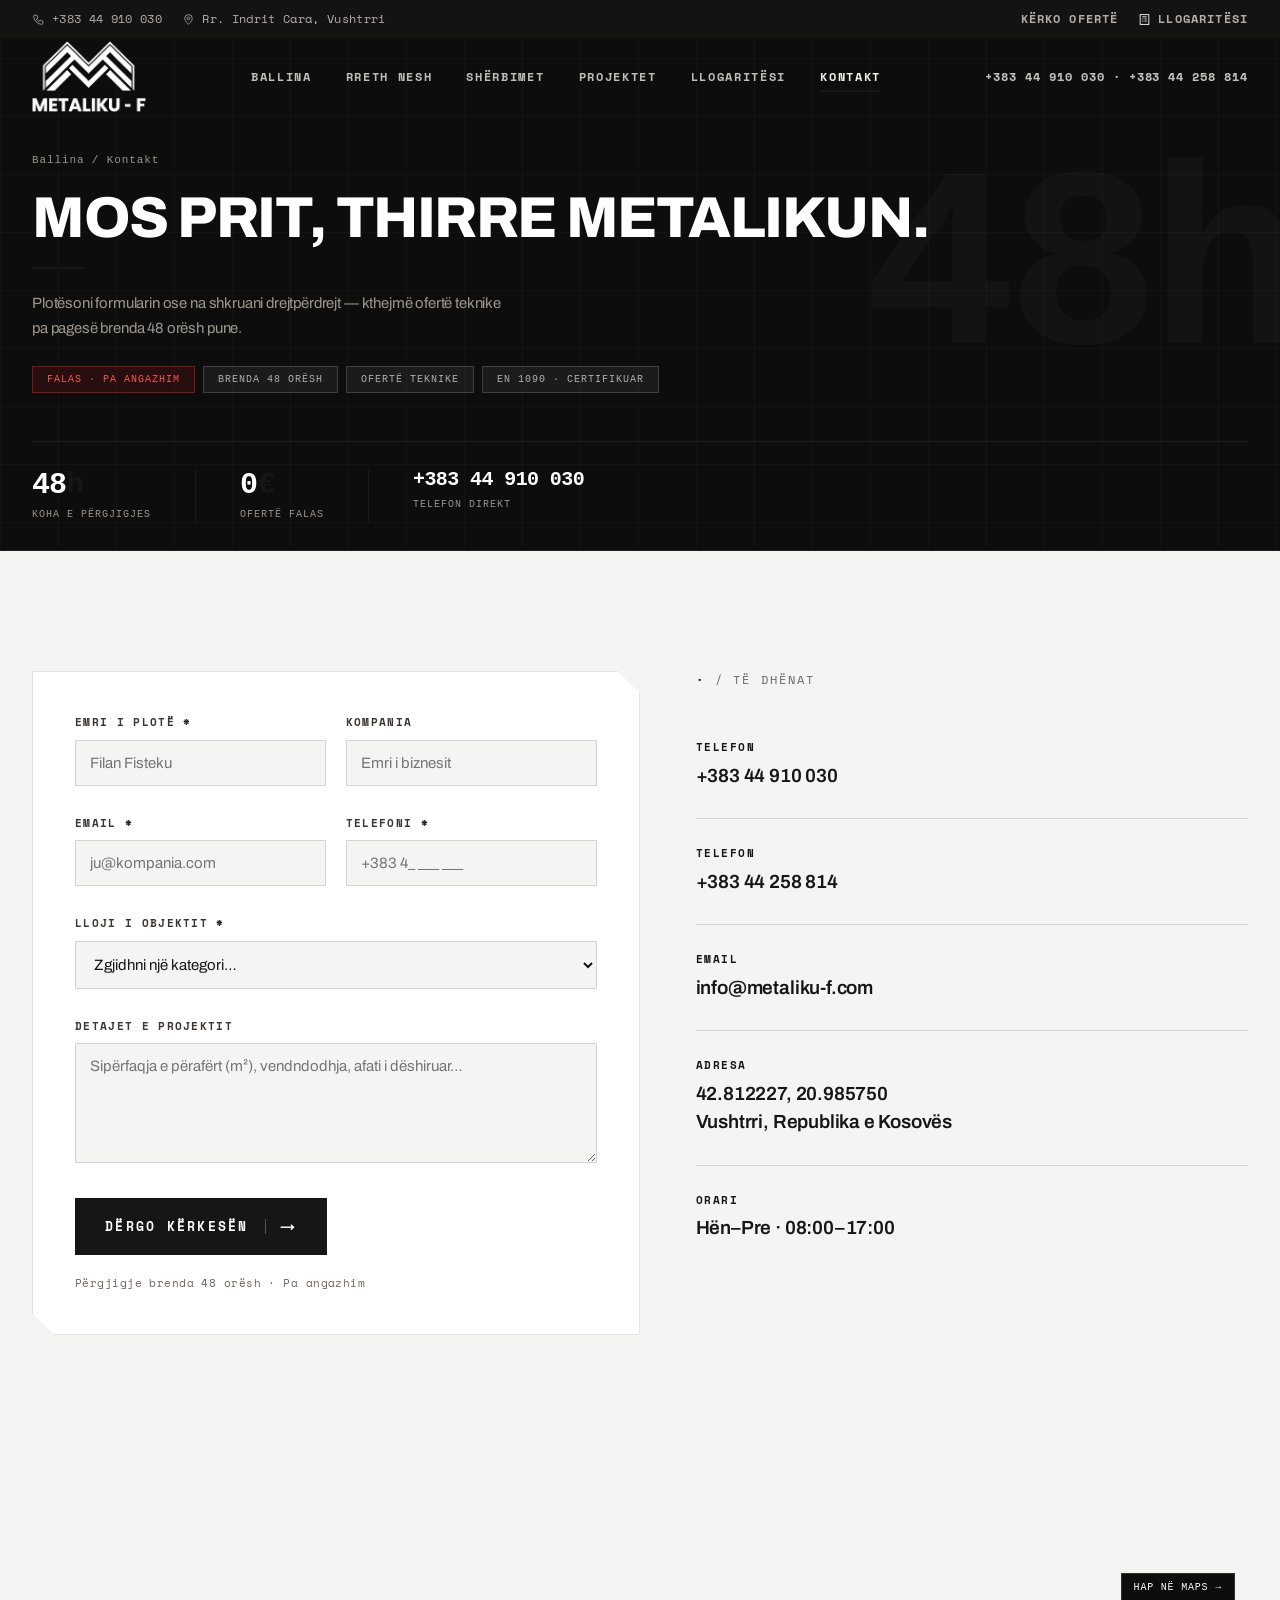
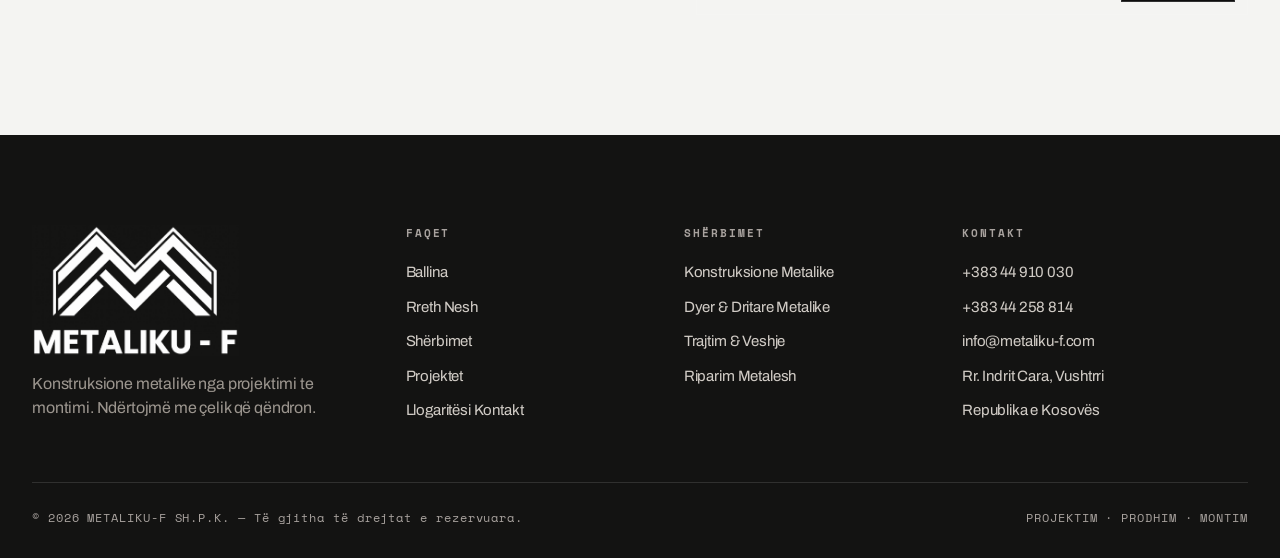
<file: kontakt.html>
﻿<!DOCTYPE html>
<html lang="sq">
<head>
<meta charset="UTF-8">
<meta name="viewport" content="width=device-width, initial-scale=1.0">
<meta http-equiv="Cache-Control" content="no-cache, no-store, must-revalidate">
<meta http-equiv="Pragma" content="no-cache">
<title>Kontakt — METALIKU-F</title>
<meta name="description" content="Kontaktoni METALIKU-F për një ofertë teknike falas për konstruksionin tuaj metalik.">
<link rel="preconnect" href="https://fonts.googleapis.com">
<link rel="preconnect" href="https://fonts.gstatic.com" crossorigin>
<link href="https://fonts.googleapis.com/css2?family=Archivo:wght@400;500;600;700;800;900&family=Space+Mono:wght@400;700&display=swap" rel="stylesheet">
<link rel="icon" type="image/png" href="assets/logo-mark.png">
<link rel="stylesheet" href="assets/styles.css">
</head>
<body>

<div class="topbar">
  <div class="wrap topbar__in">
    <div class="topbar__l">
      <a href="tel:+383449100300"><svg class="ic" viewBox="0 0 24 24"><path d="M5 4h4l2 5-3 2a14 14 0 0 0 5 5l2-3 5 2v4a2 2 0 0 1-2 2A16 16 0 0 1 3 6a2 2 0 0 1 2-2z"/></svg> +383 44 910 030</a>
      <a class="addr" href="https://www.google.com/maps?q=42.812227,20.985750" target="_blank" rel="noopener"><svg class="ic" viewBox="0 0 24 24"><path d="M12 21s7-6.2 7-11a7 7 0 1 0-14 0c0 4.8 7 11 7 11z"/><circle cx="12" cy="10" r="2.5"/></svg> Rr. Indrit Cara, Vushtrri</a>
    </div>
    <div class="topbar__r">
      <a class="lk" href="kontakt.html">Kërko Ofertë</a>
      <a class="lk" href="kalkulo.html"><svg class="ic" viewBox="0 0 24 24"><rect x="4" y="3" width="16" height="18"/><path d="M8 7h8M8 11h2M12 11h4M8 15h2M12 15h4"/></svg> Llogaritësi</a>
    </div>
  </div>
</div>

<header class="hdr on-dark" data-screen-label="Header">
  <div class="wrap hdr__in">
    <a href="index.html" class="brand" aria-label="METALIKU-F"><img class="brand__logo" src="assets/logo-nav.png" alt="METALIKU-F"></a>
    <nav class="nav">
      <a href="index.html">Ballina</a>
      <a href="rreth.html">Rreth Nesh</a>
      <a href="sherbimet.html">Shërbimet</a>
      <a href="projektet.html">Projektet</a>
      <a href="kalkulo.html">Llogaritësi</a>
      <a href="kontakt.html" class="active">Kontakt</a>
    </nav>
    <div class="hdr__right">
      <span class="hdr__phone">+383 44 910 030 · +383 44 258 814</span>
      <button class="burger" aria-label="Menu"><span></span><span></span></button>
    </div>
  </div>
</header>
<div class="mmenu">
  <a href="index.html">Ballina</a>
  <a href="rreth.html">Rreth Nesh</a>
  <a href="sherbimet.html">Shërbimet</a>
  <a href="projektet.html">Projektet</a>
  <a href="kalkulo.html">Llogaritësi</a>
      <a href="kontakt.html">Kontakt</a>
  <div class="mm-meta">+383 44 910 030 · +383 44 258 814 · info@metaliku-f.com</div>
</div>

<style>
/* ── PHDR ENHANCED HERO ── */
.phdr{position:relative;background:#0d0d0d;padding:152px 0 0;overflow:hidden;border-bottom:1px solid rgba(255,255,255,.08)}
.phdr::before{content:'';position:absolute;inset:0;background-image:linear-gradient(rgba(255,255,255,.022) 1px,transparent 1px),linear-gradient(90deg,rgba(255,255,255,.022) 1px,transparent 1px);background-size:58px 58px;pointer-events:none}
.phdr__wm{position:absolute;right:-1%;top:50%;transform:translateY(-50%);font-family:var(--mono,monospace);font-weight:700;color:rgba(255,255,255,.028);line-height:1;pointer-events:none;user-select:none;letter-spacing:-.04em;animation:wmIn 1.4s ease .08s both}
@keyframes wmIn{from{opacity:0;transform:translateY(-46%) scale(.94)}to{opacity:1;transform:translateY(-50%) scale(1)}}
.phdr__in{position:relative;z-index:2}
.phdr__bc{font-family:var(--mono,monospace);font-size:11px;color:#9a948d;letter-spacing:.08em;margin-bottom:20px;animation:phdrFade .7s ease .04s both}
.phdr__bc a{color:#9a948d;text-decoration:none}.phdr__bc a:hover{color:#fff}
.phdr__h{font-size:clamp(2rem,4.5vw,4rem);font-weight:800;color:#fff;line-height:1.02;letter-spacing:-.025em;margin:0;animation:phdrUp .85s cubic-bezier(.16,1,.3,1) .12s both}
.phdr__accent{height:2px;background:var(--red,#c41e1e);margin:20px 0 22px;width:0;animation:accentDraw .9s cubic-bezier(.16,1,.3,1) .32s forwards}
@keyframes accentDraw{to{width:52px}}
.phdr__p{color:#9a948d;font-size:.93rem;line-height:1.65;max-width:54ch;margin:0;animation:phdrUp .85s cubic-bezier(.16,1,.3,1) .24s both}
.phdr__tags{display:flex;flex-wrap:wrap;gap:8px;margin-top:26px;animation:phdrUp .7s cubic-bezier(.16,1,.3,1) .38s both}
.phdr__tag{font-family:var(--mono,monospace);font-size:10px;letter-spacing:.1em;color:rgba(255,255,255,.65);background:rgba(255,255,255,.06);border:1px solid rgba(255,255,255,.16);padding:5px 14px;text-transform:uppercase;transition:color .22s,border-color .22s,background .22s}
.phdr__tag:hover{color:#fff;border-color:rgba(255,255,255,.38);background:rgba(255,255,255,.11)}.phdr__tag--hi{color:#ff5252;background:rgba(196,30,30,.14);border-color:rgba(196,30,30,.55)}
.phdr__stats{display:flex;flex-wrap:wrap;margin-top:48px;border-top:1px solid rgba(255,255,255,.07);padding:28px 0;animation:phdrUp .65s cubic-bezier(.16,1,.3,1) .52s both}
.phdr__stat{padding-right:44px;margin-right:44px;border-right:1px solid rgba(255,255,255,.06);flex-shrink:0}
.phdr__stat:last-child{border-right:none;padding-right:0;margin-right:0}
.phdr__sn{font-family:var(--mono,monospace);font-size:clamp(18px,2.4vw,30px);font-weight:700;color:#fff;letter-spacing:-.03em;line-height:1}
.phdr__sn em{color:var(--red,#c41e1e);font-style:normal}
.phdr__sl{font-family:var(--mono,monospace);font-size:10px;letter-spacing:.1em;color:#9a948d;text-transform:uppercase;margin-top:7px}
@keyframes phdrUp{from{opacity:0;transform:translateY(22px)}to{opacity:1;transform:none}}
@keyframes phdrFade{from{opacity:0}to{opacity:1}}
@media(max-width:720px){.phdr{padding:132px 0 0}.phdr__stat{padding-right:28px;margin-right:28px}.phdr__stat:nth-child(2n){border-right:none;padding-right:0;margin-right:0}}
@media(max-width:480px){.phdr__stats{gap:20px 0}.phdr__stat{min-width:45%;border-right:none;padding-right:0;margin-right:0}}
</style>
<!-- PAGE HEADER -->
<section class="phdr">
  <div class="phdr__wm" aria-hidden="true" style="font-size:clamp(110px,20vw,280px)">48h</div>
  <div class="wrap phdr__in">
    <div class="phdr__bc"><a href="index.html">Ballina</a> / <span>Kontakt</span></div>
    <h1 class="phdr__h">MOS PRIT, THIRRE METALIKUN.</h1>
    <div class="phdr__accent"></div>
    <p class="phdr__p">Plotësoni formularin ose na shkruani drejtpërdrejt — kthejmë ofertë teknike pa pagesë brenda 48 orësh pune.</p>
    <div class="phdr__tags">
      <span class="phdr__tag phdr__tag--hi">Falas · Pa angazhim</span>
      <span class="phdr__tag">Brenda 48 orësh</span>
      <span class="phdr__tag">Ofertë teknike</span>
      <span class="phdr__tag">EN 1090 · Certifikuar</span>
    </div>
    <div class="phdr__stats">
      <div class="phdr__stat"><div class="phdr__sn">48<em>h</em></div><div class="phdr__sl">Koha e Përgjigjes</div></div>
      <div class="phdr__stat"><div class="phdr__sn">0<em>€</em></div><div class="phdr__sl">Ofertë Falas</div></div>
      <div class="phdr__stat"><div class="phdr__sn" style="font-size:clamp(13px,1.6vw,20px)">+383 44 910 030</div><div class="phdr__sl">Telefon Direkt</div></div>
    </div>
  </div>
</section>

<section class="section" id="forma" data-screen-label="Forma e kontaktit">
  <div class="wrap contact">

    <!-- FORM -->
    <form class="form notch" data-quote novalidate data-reveal>
      <div class="form__grid">
        <div class="field">
          <label>Emri i plotë <span class="req">*</span></label>
          <input type="text" name="emri" required placeholder="Filan Fisteku">
          <span class="msg">Ju lutemi shkruani emrin.</span>
        </div>
        <div class="field">
          <label>Kompania</label>
          <input type="text" name="kompania" placeholder="Emri i biznesit">
          <span class="msg">—</span>
        </div>
        <div class="field">
          <label>Email <span class="req">*</span></label>
          <input type="email" name="email" required placeholder="ju@kompania.com">
          <span class="msg">Shkruani një email valid.</span>
        </div>
        <div class="field">
          <label>Telefoni <span class="req">*</span></label>
          <input type="tel" name="tel" required placeholder="+383 4_ ___ ___">
          <span class="msg">Ju lutemi shkruani numrin.</span>
        </div>
        <div class="field col-2">
          <label>Lloji i objektit <span class="req">*</span></label>
          <select name="lloji" required>
            <option value="">Zgjidhni një kategori…</option>
            <option>Konstruksione Metalike (2511)</option>
            <option>Dyer &amp; Dritare Metalike (2512)</option>
            <option>Struktura të Tjera Metalike (2529)</option>
            <option>Trajtim &amp; Veshje Metalesh (2561/2562)</option>
            <option>Produkte të Tjera Metalike (2591/2599)</option>
            <option>Riparim Produktesh Metalike (3311)</option>
            <option>Tregti Metalesh &amp; Profilash (4672)</option>
            <option>Tjetër / Me Porosi</option>
          </select>
          <span class="msg">Zgjidhni një kategori.</span>
        </div>
        <div class="field col-2">
          <label>Detajet e projektit</label>
          <textarea name="detajet" placeholder="Sipërfaqja e përafërt (m²), vendndodhja, afati i dëshiruar…"></textarea>
          <span class="msg">—</span>
        </div>
      </div>
      <div class="form__foot">
        <button type="submit" class="btn btn--red btn--lg"><span>Dërgo Kërkesën <span class="arw">→</span></span></button>
        <span class="form__note">Përgjigje brenda 48 orësh · Pa angazhim</span>
      </div>

      <div class="form__ok">
        <div class="check">✓</div>
        <h3>Faleminderit!</h3>
        <p class="lede" style="margin:0 auto">Kërkesa juaj u dërgua. Ekipi ynë do t'ju kontaktojë brenda 48 orësh me një ofertë teknike.</p>
        <button type="button" class="tlink tlink--red" data-reset style="margin-top:24px;border:none;background:none;cursor:pointer">Dërgo një tjetër <span class="arw">→</span></button>
      </div>
    </form>

    <!-- INFO -->
    <div data-reveal data-reveal-d="1">
      <div class="idx"><b>·</b> / Të dhënat</div>
      <div class="cinfo" style="margin-top:24px">
        <div class="cinfo__row"><span class="k">Telefon</span><a href="tel:+383449100300" class="v">+383 44 910 030</a></div>
        <div class="cinfo__row"><span class="k">Telefon</span><a href="tel:+38344258814" class="v">+383 44 258 814</a></div>
        <div class="cinfo__row"><span class="k">Email</span><a href="mailto:info@metaliku-f.com" class="v">info@metaliku-f.com</a></div>
        <div class="cinfo__row"><span class="k">Adresa</span><a href="https://www.google.com/maps?q=42.812227,20.985750" target="_blank" rel="noopener" class="v">42.812227, 20.985750<br>Vushtrri, Republika e Kosovës</a></div>
        <div class="cinfo__row"><span class="k">Orari</span><span class="v">Hën–Pre · 08:00–17:00</span></div>
      </div>
      <div style="margin-top:24px;position:relative;overflow:hidden;border:1px solid rgba(255,255,255,.08)">
        <iframe
          src="https://maps.google.com/maps?q=42.812227,20.985750&t=&z=17&ie=UTF8&iwloc=&output=embed"
          width="100%"
          height="320"
          style="border:0;display:block;filter:grayscale(1) contrast(1.1)"
          allowfullscreen=""
          loading="lazy"
          referrerpolicy="no-referrer-when-downgrade"
          title="Metaliku-F — Vushtrri">
        </iframe>
        <a href="https://www.google.com/maps?q=42.812227,20.985750" target="_blank" rel="noopener"
           style="position:absolute;bottom:12px;right:12px;background:#0d0d0d;color:#fff;font-family:var(--mono,monospace);font-size:10px;letter-spacing:.08em;padding:6px 12px;border:1px solid rgba(255,255,255,.15);text-decoration:none;text-transform:uppercase;transition:border-color .2s">
          Hap në Maps →
        </a>
      </div>
    </div>

  </div>
</section>

<footer class="ftr" data-screen-label="Footer">
  <div class="wrap">
    <div class="ftr__top">
      <div><img class="ftr__logo" src="assets/logo-full.png" alt="Metaliku-F"><p style="margin-top:16px;max-width:34ch;color:#9a948d">Konstruksione metalike nga projektimi te montimi. Ndërtojmë me çelik që qëndron.</p></div>
      <div><h4>Faqet</h4><ul><li><a href="index.html">Ballina</a></li><li><a href="rreth.html">Rreth Nesh</a></li><li><a href="sherbimet.html">Shërbimet</a></li><li><a href="projektet.html">Projektet</a></li><li><a href="kalkulo.html">Llogaritësi</a>
      <a href="kontakt.html">Kontakt</a></li></ul></div>
      <div><h4>Shërbimet</h4><ul><li><a href="sherbimet.html#konstruksione">Konstruksione Metalike</a></li><li><a href="sherbimet.html#dyer-dritare">Dyer &amp; Dritare Metalike</a></li><li><a href="sherbimet.html#veshja">Trajtim &amp; Veshje</a></li><li><a href="sherbimet.html#riparim">Riparim Metalesh</a></li></ul></div>
      <div><h4>Kontakt</h4><ul><li><a href="tel:+383449100300">+383 44 910 030</a></li><li><a href="tel:+38344258814">+383 44 258 814</a></li><li><a href="mailto:info@metaliku-f.com">info@metaliku-f.com</a></li><li>Rr. Indrit Cara, Vushtrri</li><li>Republika e Kosovës</li></ul></div>
    </div>
    <div class="ftr__bottom"><span>© <span data-year>2026</span> METALIKU-F SH.P.K. — Të gjitha të drejtat e rezervuara.</span><span>PROJEKTIM · PRODHIM · MONTIM</span></div>
  </div>
</footer>

<style>
/* ── KONTAKT: page-load & scroll animations ── */
.phdr__bc{animation:phdrFade .7s ease .04s both}
.phdr__h{animation:phdrUp .85s cubic-bezier(.16,1,.3,1) .12s both}
.phdr__p{animation:phdrUp .85s cubic-bezier(.16,1,.3,1) .28s both}
@keyframes phdrUp{from{opacity:0;transform:translateY(22px)}to{opacity:1;transform:none}}
@keyframes phdrFade{from{opacity:0}to{opacity:1}}

/* form fields stagger slide-up within the revealed form */
.field{transform:translateY(18px);transition:transform .52s cubic-bezier(.16,1,.3,1) var(--d,0s)}
[data-quote].in .field{transform:none}

/* input/select/textarea focus glow ring */
.field input:focus,.field select:focus,.field textarea:focus{box-shadow:0 0 0 3px rgba(196,30,30,.14);outline:none}

/* contact info rows drift in from left */
.cinfo__row{transform:translateX(-12px);transition:transform .46s cubic-bezier(.16,1,.3,1) var(--d,0s)}
[data-reveal].in .cinfo__row{transform:none}
</style>
<script>
(function(){
  /* stagger delays for form fields */
  var form = document.querySelector('[data-quote]');
  if(form) form.querySelectorAll('.field').forEach(function(f,i){f.style.setProperty('--d',(i*.085+.1)+'s')});
  /* stagger delays for contact info rows */
  document.querySelectorAll('.cinfo__row').forEach(function(r,i){r.style.setProperty('--d',(i*.07+.15)+'s')});
})();
</script>
<script src="assets/site.js"></script>
</body>
</html>
</file>
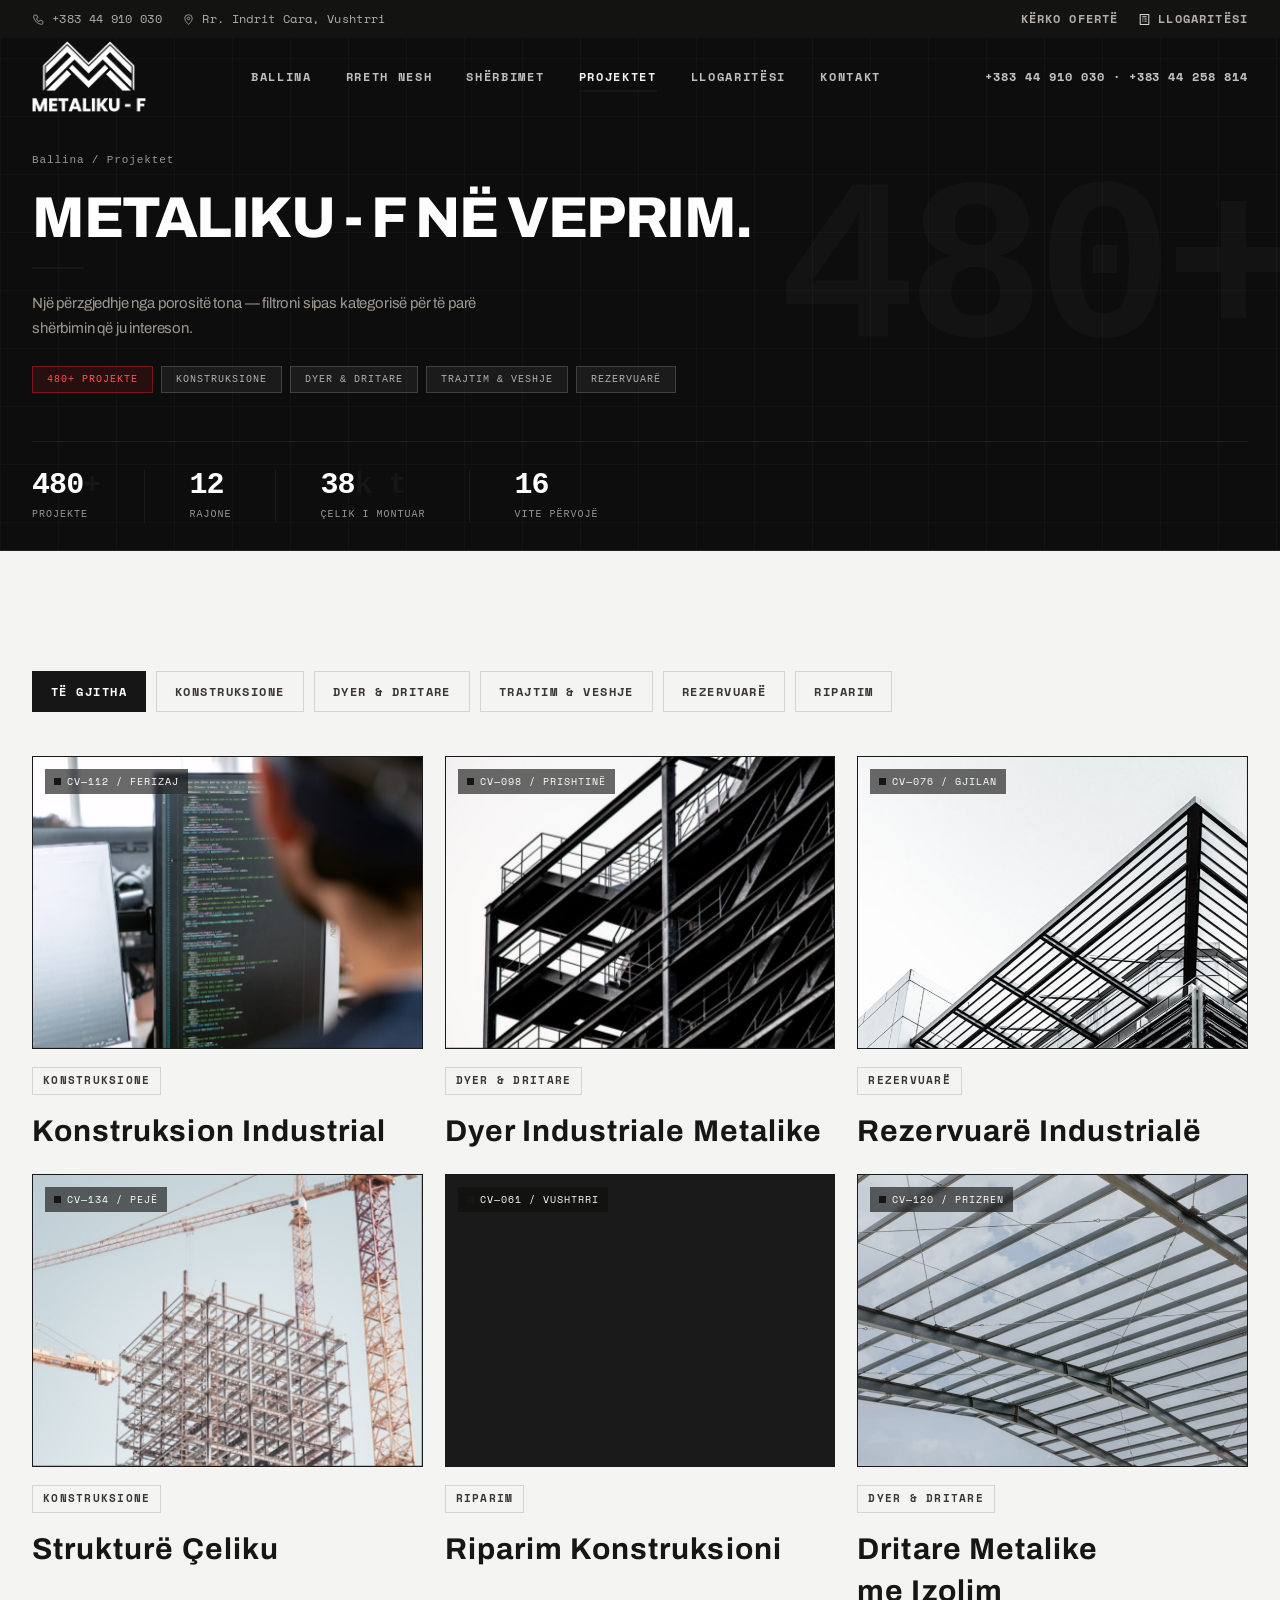
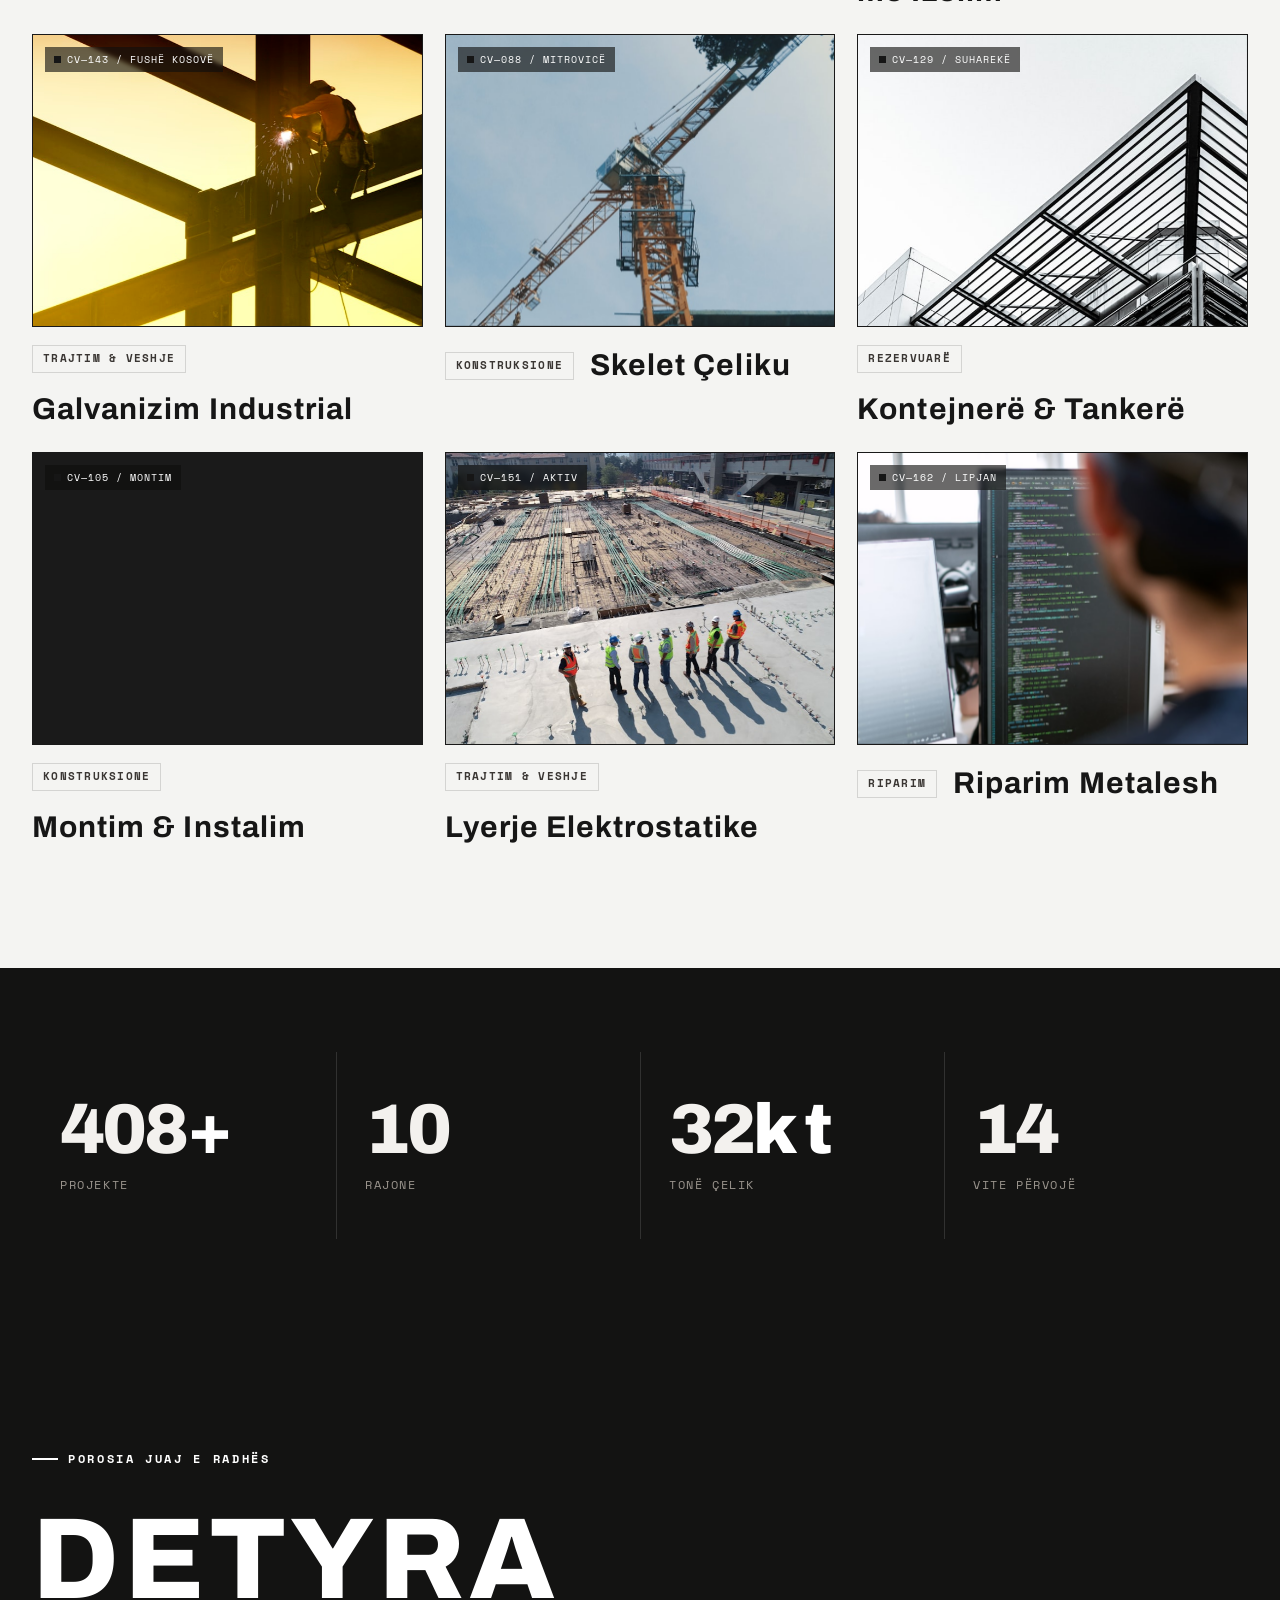
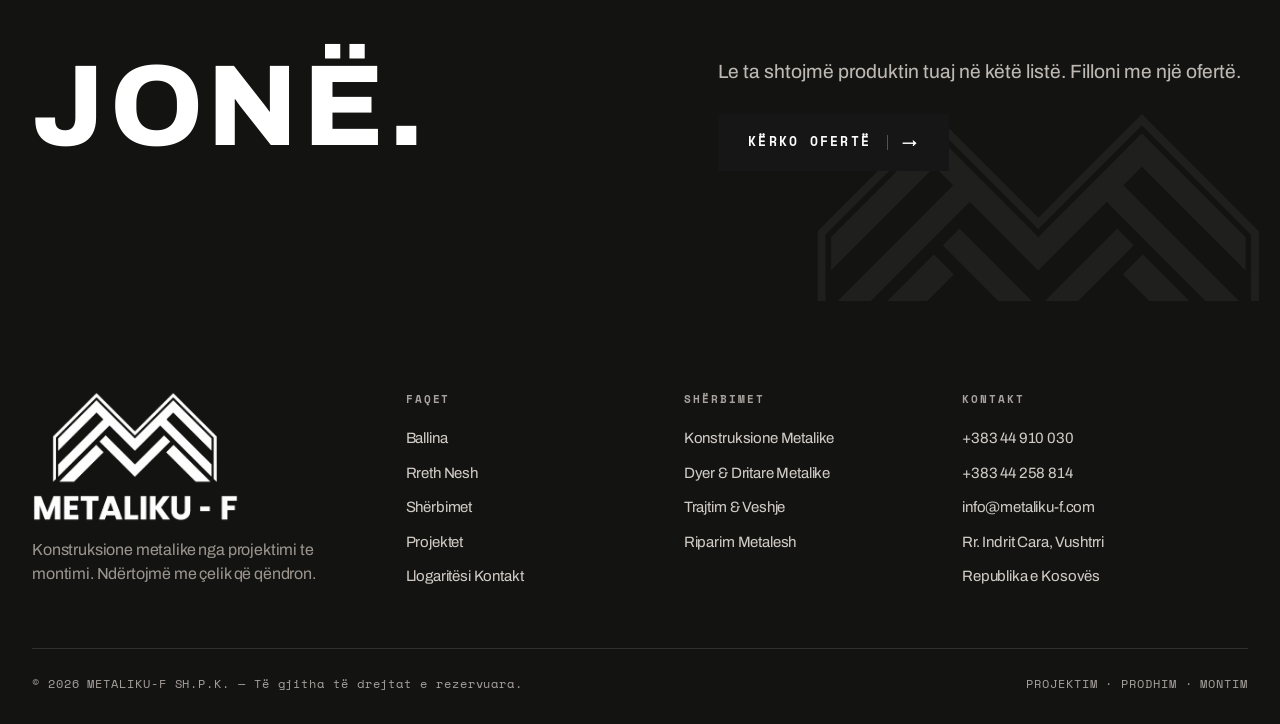
<file: projektet.html>
﻿<!DOCTYPE html>
<html lang="sq">
<head>
<meta charset="UTF-8">
<meta name="viewport" content="width=device-width, initial-scale=1.0">
<meta http-equiv="Cache-Control" content="no-cache, no-store, must-revalidate">
<meta http-equiv="Pragma" content="no-cache">
<title>Projektet — METALIKU-F</title>
<meta name="description" content="Portofoli i METALIKU-F: konstruksione metalike, dyer e dritare, galvanizim, rezervuarë dhe produkte çeliku të realizuara në Kosovë.">
<link rel="preconnect" href="https://fonts.googleapis.com">
<link rel="preconnect" href="https://fonts.gstatic.com" crossorigin>
<link href="https://fonts.googleapis.com/css2?family=Archivo:wght@400;500;600;700;800;900&family=Space+Mono:wght@400;700&display=swap" rel="stylesheet">
<link rel="icon" type="image/png" href="assets/logo-mark.png">
<link rel="stylesheet" href="assets/styles.css">
</head>
<body>

<div class="topbar">
  <div class="wrap topbar__in">
    <div class="topbar__l">
      <a href="tel:+383449100300"><svg class="ic" viewBox="0 0 24 24"><path d="M5 4h4l2 5-3 2a14 14 0 0 0 5 5l2-3 5 2v4a2 2 0 0 1-2 2A16 16 0 0 1 3 6a2 2 0 0 1 2-2z"/></svg> +383 44 910 030</a>
      <a class="addr" href="https://www.google.com/maps/search/?api=1&query=Rr.+Indrit+Cara,+Vushtrri,+Kosovo" target="_blank" rel="noopener"><svg class="ic" viewBox="0 0 24 24"><path d="M12 21s7-6.2 7-11a7 7 0 1 0-14 0c0 4.8 7 11 7 11z"/><circle cx="12" cy="10" r="2.5"/></svg> Rr. Indrit Cara, Vushtrri</a>
    </div>
    <div class="topbar__r">
      <a class="lk" href="kontakt.html">Kërko Ofertë</a>
      <a class="lk" href="kalkulo.html"><svg class="ic" viewBox="0 0 24 24"><rect x="4" y="3" width="16" height="18"/><path d="M8 7h8M8 11h2M12 11h4M8 15h2M12 15h4"/></svg> Llogaritësi</a>
    </div>
  </div>
</div>

<header class="hdr on-dark" data-screen-label="Header">
  <div class="wrap hdr__in">
    <a href="index.html" class="brand" aria-label="METALIKU-F"><img class="brand__logo" src="assets/logo-nav.png" alt="METALIKU-F"></a>
    <nav class="nav">
      <a href="index.html">Ballina</a>
      <a href="rreth.html">Rreth Nesh</a>
      <a href="sherbimet.html">Shërbimet</a>
      <a href="projektet.html" class="active">Projektet</a>
      <a href="kalkulo.html">Llogaritësi</a>
      <a href="kontakt.html">Kontakt</a>
    </nav>
    <div class="hdr__right">
      <span class="hdr__phone">+383 44 910 030 · +383 44 258 814</span>
      <button class="burger" aria-label="Menu"><span></span><span></span></button>
    </div>
  </div>
</header>
<div class="mmenu">
  <a href="index.html">Ballina</a>
  <a href="rreth.html">Rreth Nesh</a>
  <a href="sherbimet.html">Shërbimet</a>
  <a href="projektet.html">Projektet</a>
  <a href="kalkulo.html">Llogaritësi</a>
      <a href="kontakt.html">Kontakt</a>
  <div class="mm-meta">+383 44 910 030 · +383 44 258 814 · info@metaliku-f.com</div>
</div>

<style>
/* ── PHDR ENHANCED HERO ── */
.phdr{position:relative;background:#0d0d0d;padding:152px 0 0;overflow:hidden;border-bottom:1px solid rgba(255,255,255,.08)}
.phdr::before{content:'';position:absolute;inset:0;background-image:linear-gradient(rgba(255,255,255,.022) 1px,transparent 1px),linear-gradient(90deg,rgba(255,255,255,.022) 1px,transparent 1px);background-size:58px 58px;pointer-events:none}
.phdr__wm{position:absolute;right:-1%;top:50%;transform:translateY(-50%);font-family:var(--mono,monospace);font-weight:700;color:rgba(255,255,255,.028);line-height:1;pointer-events:none;user-select:none;letter-spacing:-.04em;animation:wmIn 1.4s ease .08s both}
@keyframes wmIn{from{opacity:0;transform:translateY(-46%) scale(.94)}to{opacity:1;transform:translateY(-50%) scale(1)}}
.phdr__in{position:relative;z-index:2}
.phdr__bc{font-family:var(--mono,monospace);font-size:11px;color:#9a948d;letter-spacing:.08em;margin-bottom:20px;animation:phdrFade .7s ease .04s both}
.phdr__bc a{color:#9a948d;text-decoration:none}.phdr__bc a:hover{color:#fff}
.phdr__h{font-size:clamp(2rem,4.5vw,4rem);font-weight:800;color:#fff;line-height:1.02;letter-spacing:-.025em;margin:0;animation:phdrUp .85s cubic-bezier(.16,1,.3,1) .12s both}
.phdr__accent{height:2px;background:var(--red,#c41e1e);margin:20px 0 22px;width:0;animation:accentDraw .9s cubic-bezier(.16,1,.3,1) .32s forwards}
@keyframes accentDraw{to{width:52px}}
.phdr__p{color:#9a948d;font-size:.93rem;line-height:1.65;max-width:54ch;margin:0;animation:phdrUp .85s cubic-bezier(.16,1,.3,1) .24s both}
.phdr__tags{display:flex;flex-wrap:wrap;gap:8px;margin-top:26px;animation:phdrUp .7s cubic-bezier(.16,1,.3,1) .38s both}
.phdr__tag{font-family:var(--mono,monospace);font-size:10px;letter-spacing:.1em;color:rgba(255,255,255,.65);background:rgba(255,255,255,.06);border:1px solid rgba(255,255,255,.16);padding:5px 14px;text-transform:uppercase;transition:color .22s,border-color .22s,background .22s}
.phdr__tag:hover{color:#fff;border-color:rgba(255,255,255,.38);background:rgba(255,255,255,.11)}.phdr__tag--hi{color:#ff5252;background:rgba(196,30,30,.14);border-color:rgba(196,30,30,.55)}
.phdr__stats{display:flex;flex-wrap:wrap;margin-top:48px;border-top:1px solid rgba(255,255,255,.07);padding:28px 0;animation:phdrUp .65s cubic-bezier(.16,1,.3,1) .52s both}
.phdr__stat{padding-right:44px;margin-right:44px;border-right:1px solid rgba(255,255,255,.06);flex-shrink:0}
.phdr__stat:last-child{border-right:none;padding-right:0;margin-right:0}
.phdr__sn{font-family:var(--mono,monospace);font-size:clamp(18px,2.4vw,30px);font-weight:700;color:#fff;letter-spacing:-.03em;line-height:1}
.phdr__sn em{color:var(--red,#c41e1e);font-style:normal}
.phdr__sl{font-family:var(--mono,monospace);font-size:10px;letter-spacing:.1em;color:#9a948d;text-transform:uppercase;margin-top:7px}
@keyframes phdrUp{from{opacity:0;transform:translateY(22px)}to{opacity:1;transform:none}}
@keyframes phdrFade{from{opacity:0}to{opacity:1}}
@media(max-width:720px){.phdr{padding:132px 0 0}.phdr__stat{padding-right:28px;margin-right:28px}.phdr__stat:nth-child(2n){border-right:none;padding-right:0;margin-right:0}}
@media(max-width:480px){.phdr__stats{gap:20px 0}.phdr__stat{min-width:45%;border-right:none;padding-right:0;margin-right:0}}
</style>
<!-- PAGE HEADER -->
<section class="phdr">
  <div class="phdr__wm" aria-hidden="true" style="font-size:clamp(100px,18vw,230px)">480+</div>
  <div class="wrap phdr__in">
    <div class="phdr__bc"><a href="index.html">Ballina</a> / <span>Projektet</span></div>
    <h1 class="phdr__h">METALIKU - F NË VEPRIM.</h1>
    <div class="phdr__accent"></div>
    <p class="phdr__p">Një përzgjedhje nga porositë tona — filtroni sipas kategorisë për të parë shërbimin që ju intereson.</p>
    <div class="phdr__tags">
      <span class="phdr__tag phdr__tag--hi">480+ Projekte</span>
      <span class="phdr__tag">Konstruksione</span>
      <span class="phdr__tag">Dyer & Dritare</span>
      <span class="phdr__tag">Trajtim & Veshje</span>
      <span class="phdr__tag">Rezervuarë</span>
    </div>
    <div class="phdr__stats">
      <div class="phdr__stat"><div class="phdr__sn">480<em>+</em></div><div class="phdr__sl">Projekte</div></div>
      <div class="phdr__stat"><div class="phdr__sn">12</div><div class="phdr__sl">Rajone</div></div>
      <div class="phdr__stat"><div class="phdr__sn">38<em>k t</em></div><div class="phdr__sl">Çelik i Montuar</div></div>
      <div class="phdr__stat"><div class="phdr__sn">16</div><div class="phdr__sl">Vite Përvojë</div></div>
    </div>
  </div>
</section>

<section class="section" data-screen-label="Galeria">
  <div class="wrap">
    <div class="filter" data-filter-bar data-reveal>
      <button class="is-on" data-f="all">Të gjitha</button>
      <button data-f="hale">Konstruksione</button>
      <button data-f="market">Dyer & Dritare</button>
      <button data-f="fabrika">Trajtim & Veshje</button>
      <button data-f="depo">Rezervuarë</button>
      <button data-f="bujqesore">Riparim</button>
    </div>

    <div class="gal">
      <a href="kontakt.html" class="proj" data-cat="hale" data-reveal>
        <div class="proj__img ph ph--photo"><img src="assets/projects/p11.jpg" alt="Konstruksion Metalik — Ferizaj" width="800" height="600" decoding="async"><div class="corner">CV—112 / FERIZAJ</div></div>
        <div class="proj__cap"><span class="tag">Konstruksione</span><h3 class="h3">Konstruksion Industrial</h3></div>
      </a>
      <a href="kontakt.html" class="proj" data-cat="market" data-reveal data-reveal-d="1">
        <div class="proj__img ph ph--photo"><img src="assets/projects/p02.jpg" alt="Dyer Metalike — Prishtinë" width="800" height="600" decoding="async"><div class="corner">CV—098 / PRISHTINË</div></div>
        <div class="proj__cap"><span class="tag">Dyer & Dritare</span><h3 class="h3">Dyer Industriale Metalike</h3></div>
      </a>
      <a href="kontakt.html" class="proj" data-cat="depo" data-reveal data-reveal-d="2">
        <div class="proj__img ph ph--photo"><img src="assets/projects/p04.jpg" alt="Rezervuarë Metalikë — Gjilan" width="800" height="600" decoding="async"><div class="corner">CV—076 / GJILAN</div></div>
        <div class="proj__cap"><span class="tag">Rezervuarë</span><h3 class="h3">Rezervuarë Industrialë</h3></div>
      </a>
      <a href="kontakt.html" class="proj" data-cat="hale" data-reveal>
        <div class="proj__img ph ph--photo"><img src="assets/projects/p03.jpg" alt="Konstruksion Metalik — Pejë" width="800" height="600" decoding="async"><div class="corner">CV—134 / PEJË</div></div>
        <div class="proj__cap"><span class="tag">Konstruksione</span><h3 class="h3">Strukturë Çeliku</h3></div>
      </a>
      <a href="kontakt.html" class="proj" data-cat="bujqesore" data-reveal data-reveal-d="1">
        <div class="proj__img ph ph--photo"><img src="assets/projects/p12.jpg" alt="Riparim Metalesh — Vushtrri" width="800" height="600" decoding="async"><div class="corner">CV—061 / VUSHTRRI</div></div>
        <div class="proj__cap"><span class="tag">Riparim</span><h3 class="h3">Riparim Konstruksioni</h3></div>
      </a>
      <a href="kontakt.html" class="proj" data-cat="market" data-reveal data-reveal-d="2">
        <div class="proj__img ph ph--photo"><img src="assets/projects/p07.jpg" alt="Dritare Metalike — Prizren" width="800" height="600" decoding="async"><div class="corner">CV—120 / PRIZREN</div></div>
        <div class="proj__cap"><span class="tag">Dyer & Dritare</span><h3 class="h3">Dritare Metalike me Izolim</h3></div>
      </a>
      <a href="kontakt.html" class="proj" data-cat="fabrika" data-reveal>
        <div class="proj__img ph ph--photo"><img src="assets/projects/p05.jpg" alt="Galvanizim & Veshje — Fushë Kosovë" width="800" height="600" decoding="async"><div class="corner">CV—143 / FUSHË KOSOVË</div></div>
        <div class="proj__cap"><span class="tag">Trajtim & Veshje</span><h3 class="h3">Galvanizim Industrial</h3></div>
      </a>
      <a href="kontakt.html" class="proj" data-cat="hale" data-reveal data-reveal-d="1">
        <div class="proj__img ph ph--photo"><img src="assets/projects/p08.jpg" alt="Konstruksion Metalik — Mitrovicë" width="800" height="600" decoding="async"><div class="corner">CV—088 / MITROVICË</div></div>
        <div class="proj__cap"><span class="tag">Konstruksione</span><h3 class="h3">Skelet Çeliku</h3></div>
      </a>
      <a href="kontakt.html" class="proj" data-cat="depo" data-reveal data-reveal-d="2">
        <div class="proj__img ph ph--photo"><img src="assets/projects/p04.jpg" alt="Kontejnerë Metalikë — Suharekë" width="800" height="600" decoding="async"><div class="corner">CV—129 / SUHAREKË</div></div>
        <div class="proj__cap"><span class="tag">Rezervuarë</span><h3 class="h3">Kontejnerë & Tankerë</h3></div>
      </a>
      <a href="kontakt.html" class="proj" data-cat="hale" data-reveal>
        <div class="proj__img ph ph--photo"><img src="assets/projects/p01.jpg" alt="Montim Konstruksioni Metalik" width="800" height="600" decoding="async"><div class="corner">CV—105 / MONTIM</div></div>
        <div class="proj__cap"><span class="tag">Konstruksione</span><h3 class="h3">Montim &amp; Instalim</h3></div>
      </a>
      <a href="kontakt.html" class="proj" data-cat="fabrika" data-reveal data-reveal-d="1">
        <div class="proj__img ph ph--photo"><img src="assets/projects/p06.jpg" alt="Lyerje Elektrostatike — aktiv" width="800" height="600" decoding="async"><div class="corner">CV—151 / AKTIV</div></div>
        <div class="proj__cap"><span class="tag">Trajtim & Veshje</span><h3 class="h3">Lyerje Elektrostatike</h3></div>
      </a>
      <a href="kontakt.html" class="proj" data-cat="bujqesore" data-reveal data-reveal-d="2">
        <div class="proj__img ph ph--photo"><img src="assets/projects/p09.jpg" alt="Riparim Produktesh Metalike — Lipjan" width="800" height="600" decoding="async"><div class="corner">CV—162 / LIPJAN</div></div>
        <div class="proj__cap"><span class="tag">Riparim</span><h3 class="h3">Riparim Metalesh</h3></div>
      </a>
    </div>
  </div>
</section>

<section class="section--dark section--tight" data-screen-label="Statistika">
  <div class="wrap">
    <div class="stats">
      <div class="stat" data-reveal><div class="stat__n"><span data-count="480">0</span><span class="u">+</span></div><div class="stat__l">Projekte</div></div>
      <div class="stat" data-reveal data-reveal-d="1"><div class="stat__n"><span data-count="12">0</span></div><div class="stat__l">Rajone</div></div>
      <div class="stat" data-reveal data-reveal-d="2"><div class="stat__n"><span data-count="38">0</span><span class="u">k t</span></div><div class="stat__l">Tonë çelik</div></div>
      <div class="stat" data-reveal data-reveal-d="3"><div class="stat__n"><span data-count="16">0</span></div><div class="stat__l">Vite përvojë</div></div>
    </div>
  </div>
</section>

<section class="cta" data-screen-label="CTA">
  <div class="grid-lines"></div>
  <img class="cta__mark" src="assets/logo-mark.png" alt="">
  <div class="wrap cta__in">
    <div><span class="kicker">Porosia juaj e radhës</span><h2 class="display cta__title" data-reveal>DETYRA JONË.</h2></div>
    <div class="cta__r"><p class="lede" data-reveal>Le ta shtojmë produktin tuaj në këtë listë. Filloni me një ofertë.</p><a href="kontakt.html" class="btn btn--red btn--lg" data-reveal data-reveal-d="1"><span>Kërko Ofertë <span class="arw">→</span></span></a></div>
  </div>
</section>

<footer class="ftr" data-screen-label="Footer">
  <div class="wrap">
    <div class="ftr__top">
      <div><img class="ftr__logo" src="assets/logo-full.png" alt="Metaliku-F"><p style="margin-top:16px;max-width:34ch;color:#9a948d">Konstruksione metalike nga projektimi te montimi. Ndërtojmë me çelik që qëndron.</p></div>
      <div><h4>Faqet</h4><ul><li><a href="index.html">Ballina</a></li><li><a href="rreth.html">Rreth Nesh</a></li><li><a href="sherbimet.html">Shërbimet</a></li><li><a href="projektet.html">Projektet</a></li><li><a href="kalkulo.html">Llogaritësi</a>
      <a href="kontakt.html">Kontakt</a></li></ul></div>
      <div><h4>Shërbimet</h4><ul><li><a href="sherbimet.html#konstruksione">Konstruksione Metalike</a></li><li><a href="sherbimet.html#dyer-dritare">Dyer &amp; Dritare Metalike</a></li><li><a href="sherbimet.html#veshja">Trajtim &amp; Veshje</a></li><li><a href="sherbimet.html#riparim">Riparim Metalesh</a></li></ul></div>
      <div><h4>Kontakt</h4><ul><li><a href="tel:+383449100300">+383 44 910 030</a></li><li><a href="tel:+38344258814">+383 44 258 814</a></li><li><a href="mailto:info@metaliku-f.com">info@metaliku-f.com</a></li><li>Rr. Indrit Cara, Vushtrri</li><li>Republika e Kosovës</li></ul></div>
    </div>
    <div class="ftr__bottom"><span>© <span data-year>2026</span> METALIKU-F SH.P.K. — Të gjitha të drejtat e rezervuara.</span><span>PROJEKTIM · PRODHIM · MONTIM</span></div>
  </div>
</footer>

<style>
/* ── PROJEKTET: page-load & scroll animations ── */
.phdr__bc{animation:phdrFade .7s ease .04s both}
.phdr__h{animation:phdrUp .85s cubic-bezier(.16,1,.3,1) .12s both}
.phdr__p{animation:phdrUp .85s cubic-bezier(.16,1,.3,1) .28s both}
@keyframes phdrUp{from{opacity:0;transform:translateY(22px)}to{opacity:1;transform:none}}
@keyframes phdrFade{from{opacity:0}to{opacity:1}}

/* filter button bar stagger entrance */
[data-filter-bar] button{opacity:0;animation:fbIn .5s cubic-bezier(.16,1,.3,1) both}
[data-filter-bar] button:nth-child(1){animation-delay:.06s}
[data-filter-bar] button:nth-child(2){animation-delay:.13s}
[data-filter-bar] button:nth-child(3){animation-delay:.20s}
[data-filter-bar] button:nth-child(4){animation-delay:.27s}
[data-filter-bar] button:nth-child(5){animation-delay:.34s}
@keyframes fbIn{from{opacity:0;transform:translateY(14px)}to{opacity:1;transform:none}}

/* project card image zoom on hover */
.proj__img{overflow:hidden}
.proj__img img{transition:transform .7s cubic-bezier(.16,1,.3,1);will-change:transform}
.proj:hover .proj__img img{transform:scale(1.06)}

/* project card title slide on hover */
.proj__cap .h3{transition:color .28s ease,transform .3s cubic-bezier(.16,1,.3,1)}
.proj:hover .proj__cap .h3{color:var(--red,#c41e1e);transform:translateX(6px)}

/* stat number pop */
.stat[data-reveal].in .stat__n{animation:statPop .55s cubic-bezier(.16,1,.3,1) .1s both}
@keyframes statPop{from{transform:scale(.86)}to{transform:scale(1)}}
</style>
<script src="assets/site.js"></script>
</body>
</html>
</file>
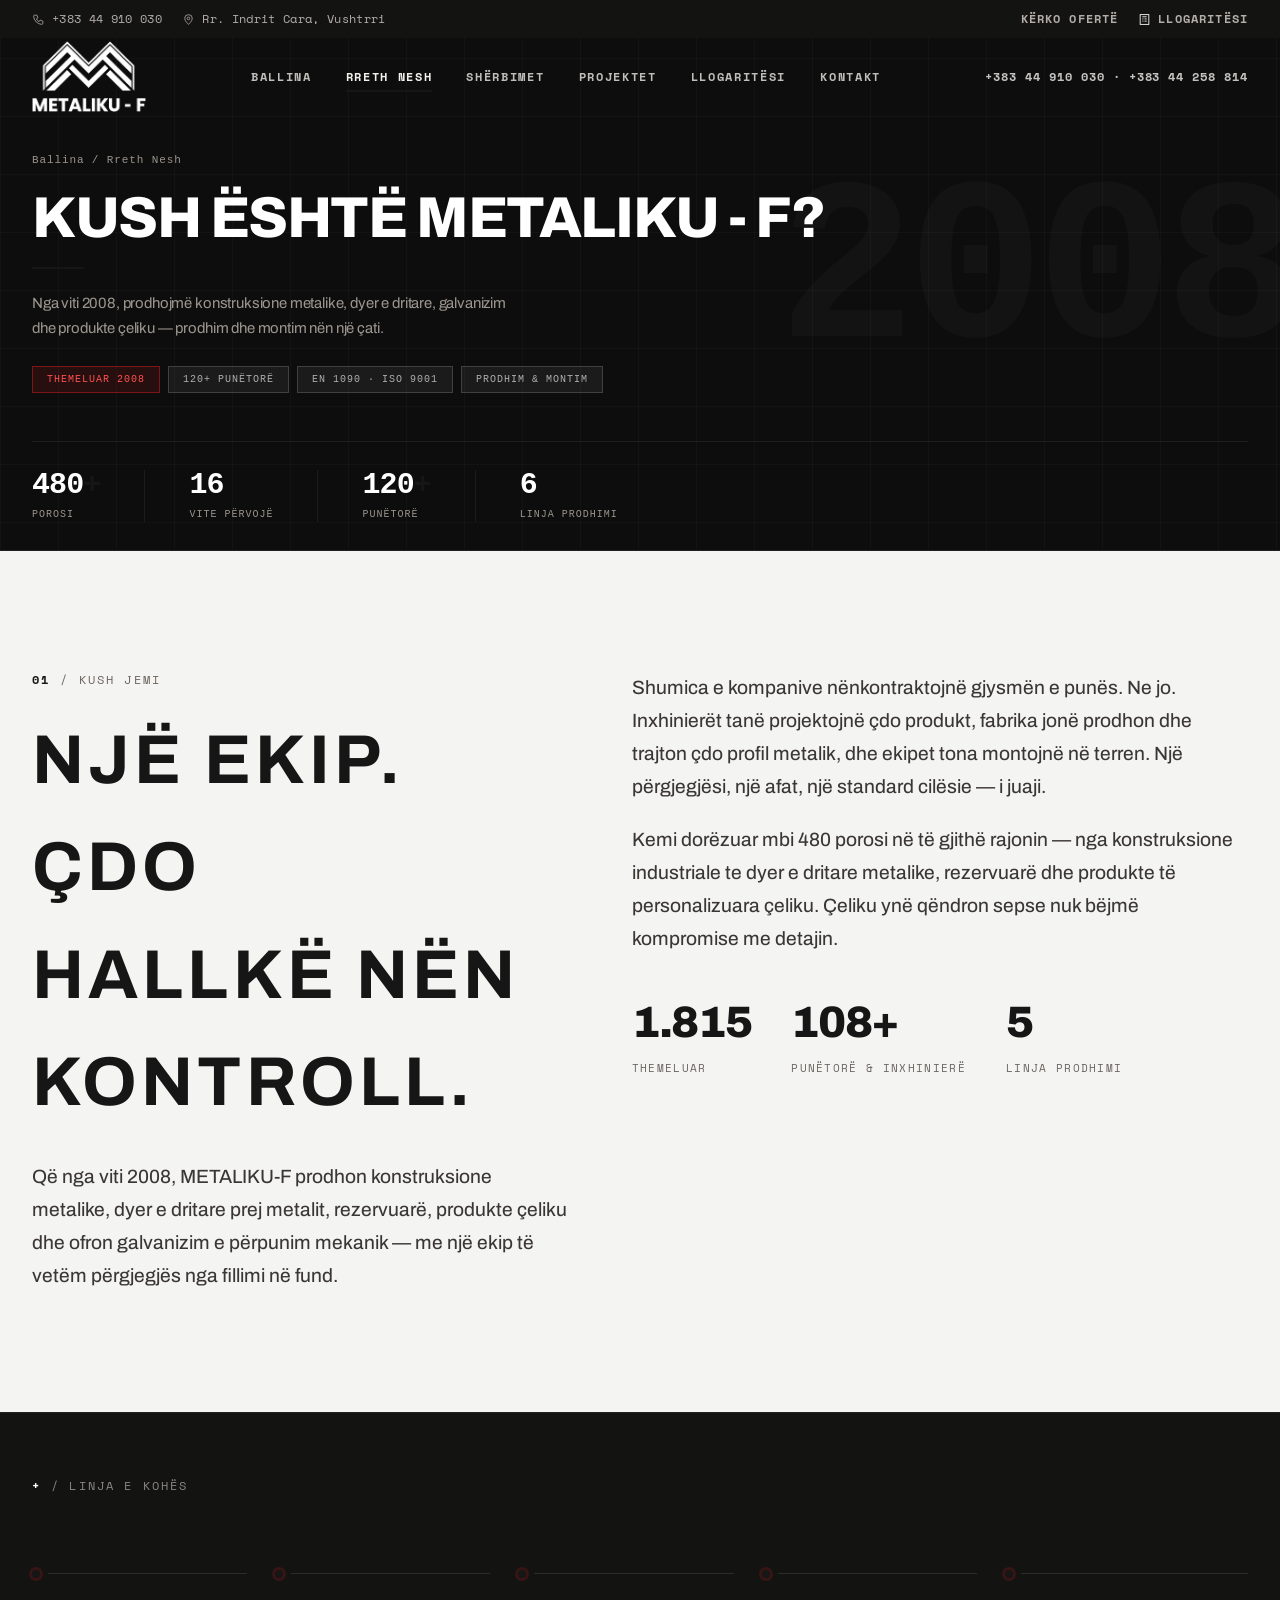
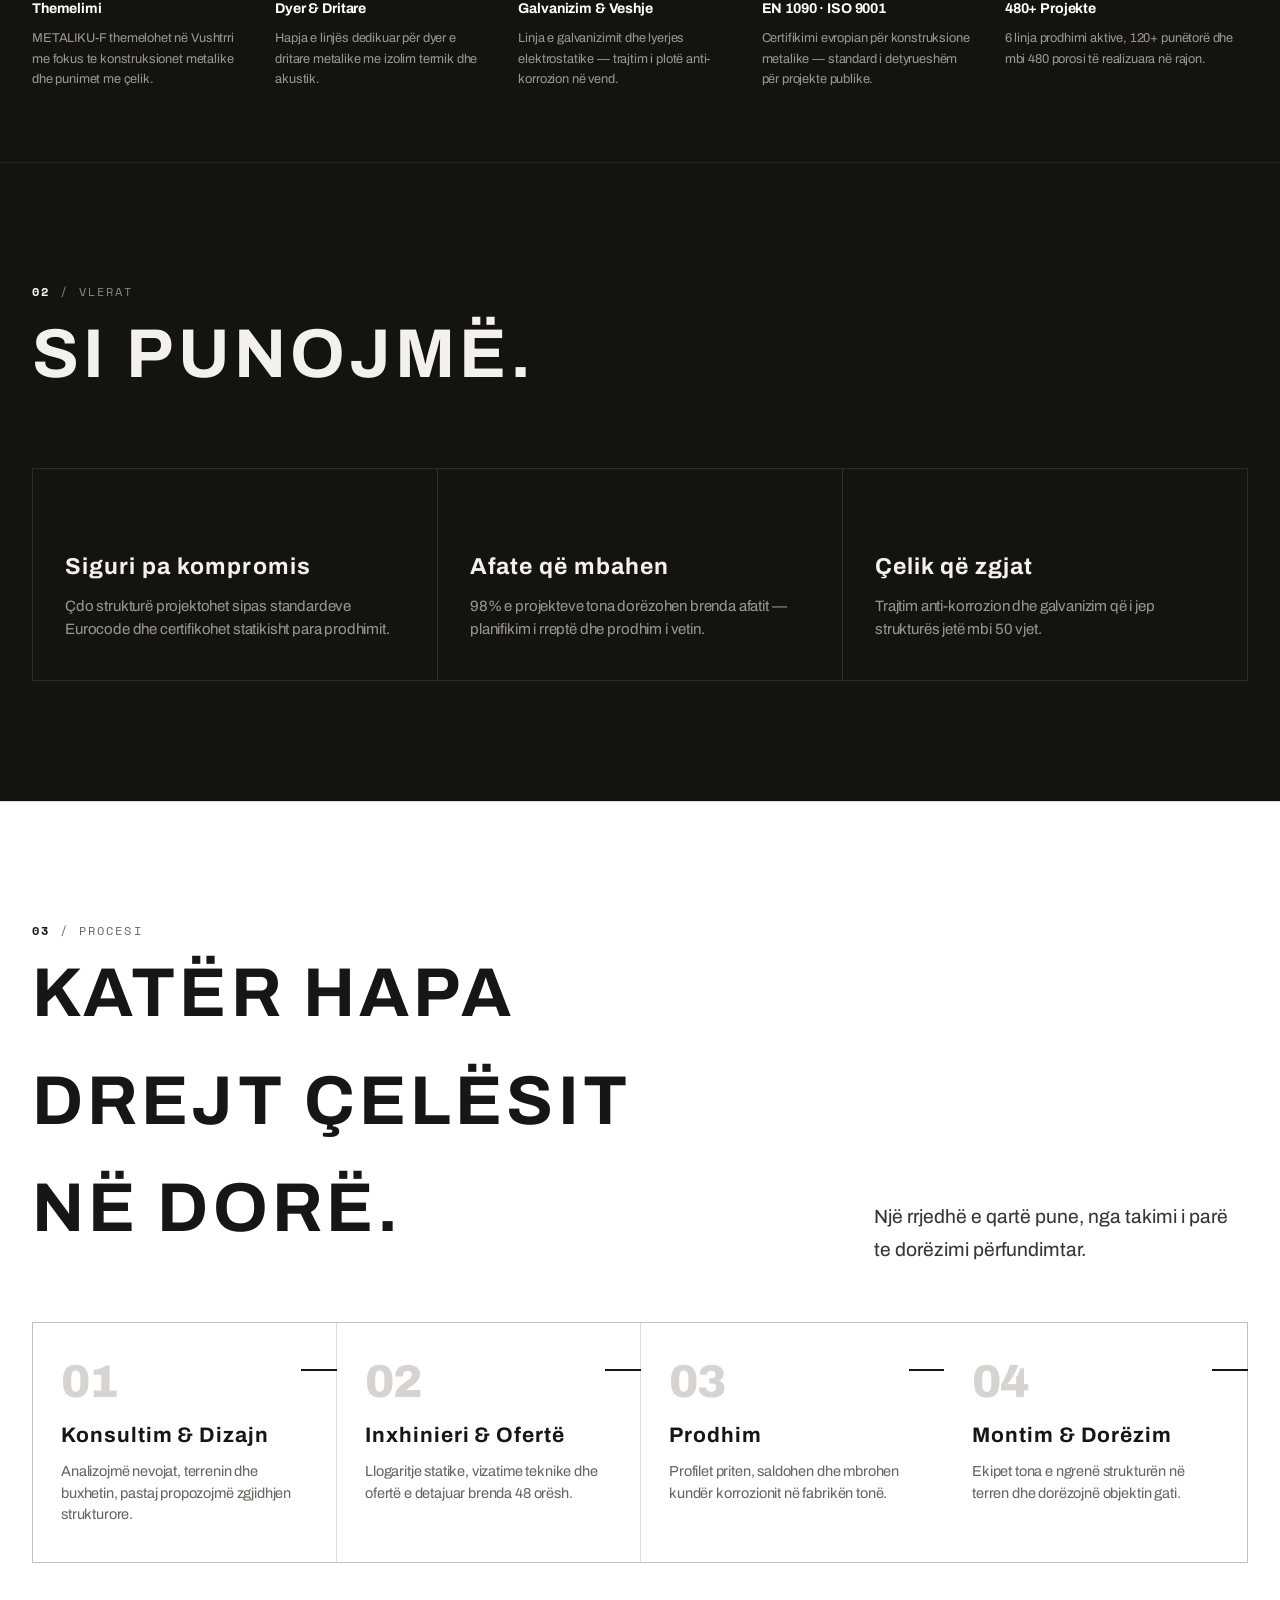
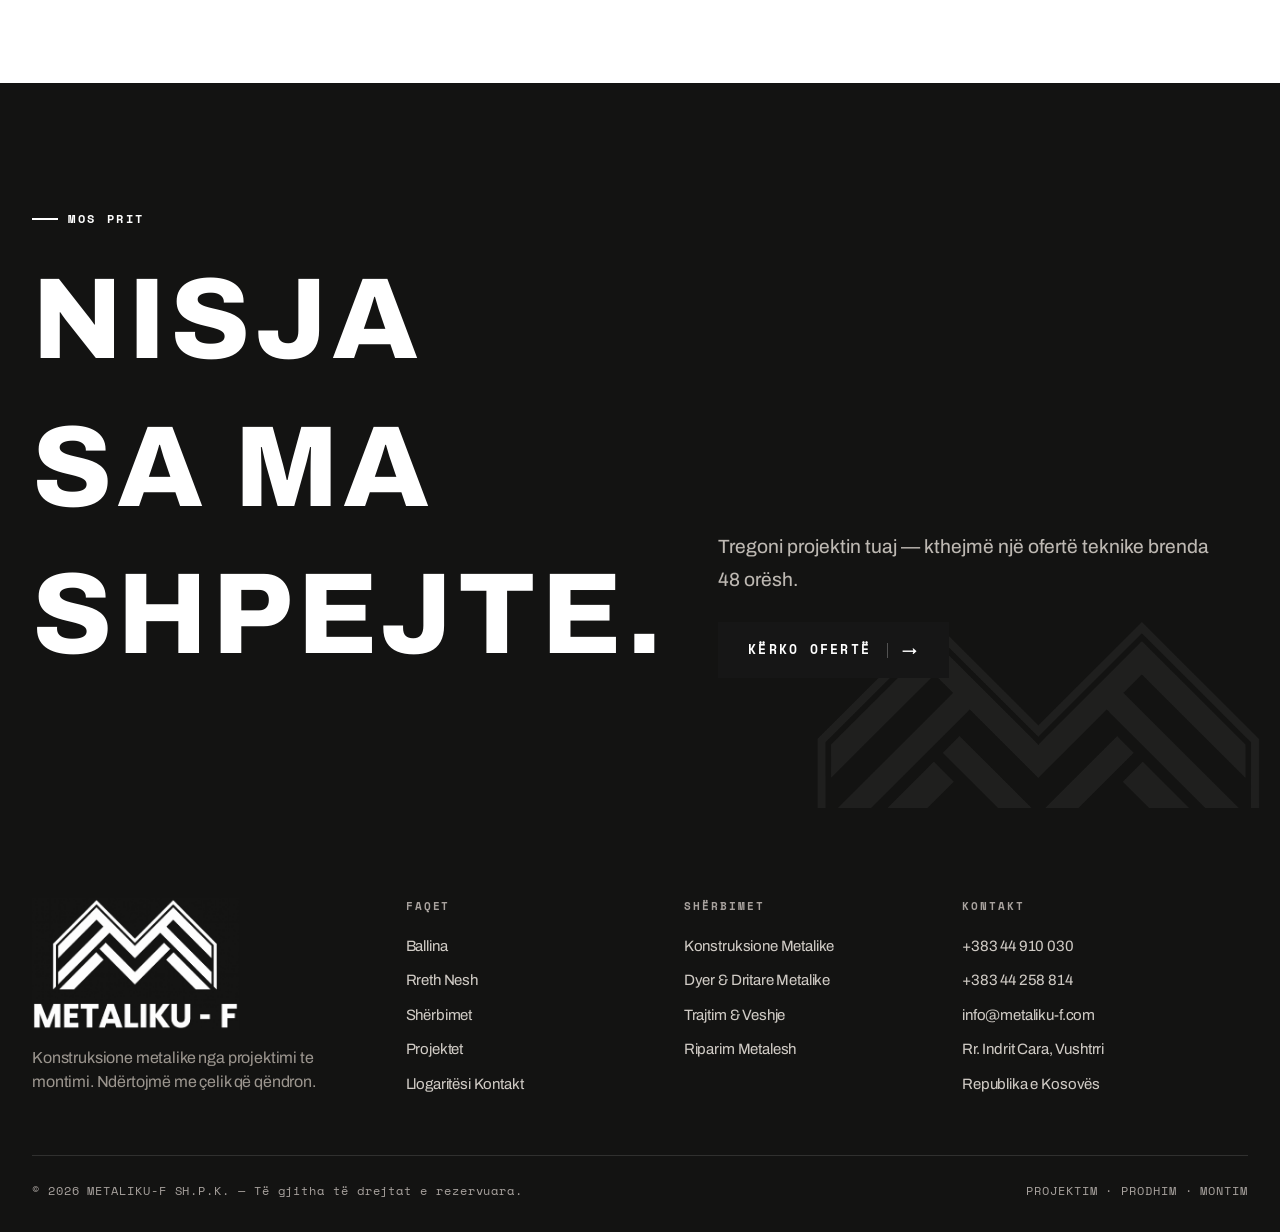
<file: rreth.html>
﻿<!DOCTYPE html>
<html lang="sq">
<head>
<meta charset="UTF-8">
<meta name="viewport" content="width=device-width, initial-scale=1.0">
<meta http-equiv="Cache-Control" content="no-cache, no-store, must-revalidate">
<meta http-equiv="Pragma" content="no-cache">
<title>Rreth Nesh — METALIKU-F</title>
<meta name="description" content="METALIKU-F — historia, vlerat dhe procesi i punës sonë në konstruksione metalike.">
<link rel="preconnect" href="https://fonts.googleapis.com">
<link rel="preconnect" href="https://fonts.gstatic.com" crossorigin>
<link href="https://fonts.googleapis.com/css2?family=Archivo:wght@400;500;600;700;800&family=Space+Mono:wght@400;700&display=swap" rel="stylesheet">
<link rel="icon" type="image/png" href="assets/logo-mark.png">
<link rel="stylesheet" href="assets/styles.css">
</head>
<body>

<div class="topbar">
  <div class="wrap topbar__in">
    <div class="topbar__l">
      <a href="tel:+383449100300"><svg class="ic" viewBox="0 0 24 24"><path d="M5 4h4l2 5-3 2a14 14 0 0 0 5 5l2-3 5 2v4a2 2 0 0 1-2 2A16 16 0 0 1 3 6a2 2 0 0 1 2-2z"/></svg> +383 44 910 030</a>
      <a class="addr" href="https://www.google.com/maps/search/?api=1&query=Rr.+Indrit+Cara,+Vushtrri,+Kosovo" target="_blank" rel="noopener"><svg class="ic" viewBox="0 0 24 24"><path d="M12 21s7-6.2 7-11a7 7 0 1 0-14 0c0 4.8 7 11 7 11z"/><circle cx="12" cy="10" r="2.5"/></svg> Rr. Indrit Cara, Vushtrri</a>
    </div>
    <div class="topbar__r">
      <a class="lk" href="kontakt.html">Kërko Ofertë</a>
      <a class="lk" href="kalkulo.html"><svg class="ic" viewBox="0 0 24 24"><rect x="4" y="3" width="16" height="18"/><path d="M8 7h8M8 11h2M12 11h4M8 15h2M12 15h4"/></svg> Llogaritësi</a>
    </div>
  </div>
</div>

<header class="hdr on-dark" data-screen-label="Header">
  <div class="wrap hdr__in">
    <a href="index.html" class="brand" aria-label="METALIKU-F"><img class="brand__logo" src="assets/logo-nav.png" alt="METALIKU-F"></a>
    <nav class="nav">
      <a href="index.html">Ballina</a>
      <a href="rreth.html" class="active">Rreth Nesh</a>
      <a href="sherbimet.html">Shërbimet</a>
      <a href="projektet.html">Projektet</a>
      <a href="kalkulo.html">Llogaritësi</a>
      <a href="kontakt.html">Kontakt</a>
    </nav>
    <div class="hdr__right">
      <span class="hdr__phone">+383 44 910 030 · +383 44 258 814</span>
      <button class="burger" aria-label="Menu"><span></span><span></span></button>
    </div>
  </div>
</header>
<div class="mmenu">
  <a href="index.html">Ballina</a>
  <a href="rreth.html">Rreth Nesh</a>
  <a href="sherbimet.html">Shërbimet</a>
  <a href="projektet.html">Projektet</a>
  <a href="kalkulo.html">Llogaritësi</a>
      <a href="kontakt.html">Kontakt</a>
  <div class="mm-meta">+383 44 910 030 · +383 44 258 814 · info@metaliku-f.com</div>
</div>

<style>
/* ── PHDR ENHANCED HERO ── */
.phdr{position:relative;background:#0d0d0d;padding:152px 0 0;overflow:hidden;border-bottom:1px solid rgba(255,255,255,.08)}
.phdr::before{content:'';position:absolute;inset:0;background-image:linear-gradient(rgba(255,255,255,.022) 1px,transparent 1px),linear-gradient(90deg,rgba(255,255,255,.022) 1px,transparent 1px);background-size:58px 58px;pointer-events:none}
.phdr__wm{position:absolute;right:-1%;top:50%;transform:translateY(-50%);font-family:var(--mono,monospace);font-weight:700;color:rgba(255,255,255,.028);line-height:1;pointer-events:none;user-select:none;letter-spacing:-.04em;animation:wmIn 1.4s ease .08s both}
@keyframes wmIn{from{opacity:0;transform:translateY(-46%) scale(.94)}to{opacity:1;transform:translateY(-50%) scale(1)}}
.phdr__in{position:relative;z-index:2}
.phdr__bc{font-family:var(--mono,monospace);font-size:11px;color:#9a948d;letter-spacing:.08em;margin-bottom:20px;animation:phdrFade .7s ease .04s both}
.phdr__bc a{color:#9a948d;text-decoration:none}.phdr__bc a:hover{color:#fff}
.phdr__h{font-size:clamp(2rem,4.5vw,4rem);font-weight:800;color:#fff;line-height:1.02;letter-spacing:-.025em;margin:0;animation:phdrUp .85s cubic-bezier(.16,1,.3,1) .12s both}
.phdr__accent{height:2px;background:var(--red,#c41e1e);margin:20px 0 22px;width:0;animation:accentDraw .9s cubic-bezier(.16,1,.3,1) .32s forwards}
@keyframes accentDraw{to{width:52px}}
.phdr__p{color:#9a948d;font-size:.93rem;line-height:1.65;max-width:54ch;margin:0;animation:phdrUp .85s cubic-bezier(.16,1,.3,1) .24s both}
.phdr__tags{display:flex;flex-wrap:wrap;gap:8px;margin-top:26px;animation:phdrUp .7s cubic-bezier(.16,1,.3,1) .38s both}
.phdr__tag{font-family:var(--mono,monospace);font-size:10px;letter-spacing:.1em;color:rgba(255,255,255,.65);background:rgba(255,255,255,.06);border:1px solid rgba(255,255,255,.16);padding:5px 14px;text-transform:uppercase;transition:color .22s,border-color .22s,background .22s}
.phdr__tag:hover{color:#fff;border-color:rgba(255,255,255,.38);background:rgba(255,255,255,.11)}.phdr__tag--hi{color:#ff5252;background:rgba(196,30,30,.14);border-color:rgba(196,30,30,.55)}
.phdr__stats{display:flex;flex-wrap:wrap;margin-top:48px;border-top:1px solid rgba(255,255,255,.07);padding:28px 0;animation:phdrUp .65s cubic-bezier(.16,1,.3,1) .52s both}
.phdr__stat{padding-right:44px;margin-right:44px;border-right:1px solid rgba(255,255,255,.06);flex-shrink:0}
.phdr__stat:last-child{border-right:none;padding-right:0;margin-right:0}
.phdr__sn{font-family:var(--mono,monospace);font-size:clamp(18px,2.4vw,30px);font-weight:700;color:#fff;letter-spacing:-.03em;line-height:1}
.phdr__sn em{color:var(--red,#c41e1e);font-style:normal}
.phdr__sl{font-family:var(--mono,monospace);font-size:10px;letter-spacing:.1em;color:#9a948d;text-transform:uppercase;margin-top:7px}
@keyframes phdrUp{from{opacity:0;transform:translateY(22px)}to{opacity:1;transform:none}}
@keyframes phdrFade{from{opacity:0}to{opacity:1}}
@media(max-width:720px){.phdr{padding:132px 0 0}.phdr__stat{padding-right:28px;margin-right:28px}.phdr__stat:nth-child(2n){border-right:none;padding-right:0;margin-right:0}}
@media(max-width:480px){.phdr__stats{gap:20px 0}.phdr__stat{min-width:45%;border-right:none;padding-right:0;margin-right:0}}
</style>
<!-- PAGE HEADER -->
<section class="phdr">
  <div class="phdr__wm" aria-hidden="true" style="font-size:clamp(100px,18vw,230px)">2008</div>
  <div class="wrap phdr__in">
    <div class="phdr__bc"><a href="index.html">Ballina</a> / <span>Rreth Nesh</span></div>
    <h1 class="phdr__h">KUSH ËSHTË METALIKU - F?</h1>
    <div class="phdr__accent"></div>
    <p class="phdr__p">Nga viti 2008, prodhojmë konstruksione metalike, dyer e dritare, galvanizim dhe produkte çeliku — prodhim dhe montim nën një çati.</p>
    <div class="phdr__tags">
      <span class="phdr__tag phdr__tag--hi">Themeluar 2008</span>
      <span class="phdr__tag">120+ Punëtorë</span>
      <span class="phdr__tag">EN 1090 · ISO 9001</span>
      <span class="phdr__tag">Prodhim & Montim</span>
    </div>
    <div class="phdr__stats">
      <div class="phdr__stat"><div class="phdr__sn">480<em>+</em></div><div class="phdr__sl">Porosi</div></div>
      <div class="phdr__stat"><div class="phdr__sn">16</div><div class="phdr__sl">Vite Përvojë</div></div>
      <div class="phdr__stat"><div class="phdr__sn">120<em>+</em></div><div class="phdr__sl">Punëtorë</div></div>
      <div class="phdr__stat"><div class="phdr__sn">6</div><div class="phdr__sl">Linja Prodhimi</div></div>
    </div>
  </div>
</section>

<!-- STORY -->
<section class="section" data-screen-label="Historia">
  <div class="wrap cols">
    <div>
      <div class="idx" data-reveal><b>01</b> / Kush jemi</div>
      <h2 class="h2" data-reveal data-reveal-d="1" style="margin-top:18px">NJË EKIP. ÇDO HALLKË NËN KONTROLL.</h2>
      <p class="lede" data-reveal data-reveal-d="2" style="margin-top:20px">Që nga viti 2008, METALIKU-F prodhon konstruksione metalike, dyer e dritare prej metalit, rezervuarë, produkte çeliku dhe ofron galvanizim e përpunim mekanik — me një ekip të vetëm përgjegjës nga fillimi në fund.</p>
    </div>
    <div data-reveal>
      <p class="lede">Shumica e kompanive nënkontraktojnë gjysmën e punës. Ne jo. Inxhinierët tanë projektojnë çdo produkt, fabrika jonë prodhon dhe trajton çdo profil metalik, dhe ekipet tona montojnë në terren. Një përgjegjësi, një afat, një standard cilësie — i juaji.</p>
      <p class="lede" style="margin-top:20px">Kemi dorëzuar mbi 480 porosi në të gjithë rajonin — nga konstruksione industriale te dyer e dritare metalike, rezervuarë dhe produkte të personalizuara çeliku. Çeliku ynë qëndron sepse nuk bëjmë kompromise me detajin.</p>
      <div style="display:flex;gap:40px;margin-top:34px;flex-wrap:wrap">
        <div><div style="font-weight:840;font-size:44px;letter-spacing:-.03em" class="mono-num"><span data-count="2008">2008</span></div><div class="flag">Themeluar</div></div>
        <div><div style="font-weight:840;font-size:44px;letter-spacing:-.03em"><span data-count="120">0</span>+</div><div class="flag">Punëtorë & inxhinierë</div></div>
        <div><div style="font-weight:840;font-size:44px;letter-spacing:-.03em"><span data-count="6">0</span></div><div class="flag">Linja prodhimi</div></div>
      </div>
    </div>
  </div>
</section>

<!-- MILESTONES TIMELINE -->
<style>
.ms-grid{display:grid;grid-template-columns:repeat(5,1fr);gap:0}
.ms-node{padding-right:28px}
.ms-node:last-child{padding-right:0}
.ms-yr{font-family:var(--mono,monospace);font-size:11px;color:var(--red,#c41e1e);letter-spacing:.12em;margin-bottom:18px}
.ms-line{display:flex;align-items:center;gap:0;margin-bottom:22px}
.ms-dot{width:8px;height:8px;border-radius:50%;background:var(--red,#c41e1e);flex-shrink:0;box-shadow:0 0 0 3px rgba(196,30,30,.2)}
.ms-rule{flex:1;height:1px;background:rgba(255,255,255,.1);margin-left:8px}
.ms-title{color:#fff;font-size:.88rem;font-weight:700;margin:0 0 10px;line-height:1.3;letter-spacing:-.01em}
.ms-desc{color:#9a948d;font-size:.8rem;line-height:1.62;margin:0}
@media(max-width:900px){.ms-grid{grid-template-columns:repeat(2,1fr);row-gap:36px}.ms-node{padding-right:20px}}
@media(max-width:500px){.ms-grid{grid-template-columns:1fr;row-gap:28px}.ms-node{padding-right:0}}
</style>
<section class="section--dark" style="padding:64px 0 72px;border-top:1px solid rgba(255,255,255,.06);border-bottom:1px solid rgba(255,255,255,.06)" data-screen-label="Linja e kohës">
  <div class="wrap">
    <div class="idx" data-reveal style="margin-bottom:40px"><b>+</b> / Linja e kohës</div>
    <div class="ms-grid">
      <div class="ms-node" data-reveal>
        <div class="ms-yr">2008</div>
        <div class="ms-line"><div class="ms-dot"></div><div class="ms-rule"></div></div>
        <p class="ms-title">Themelimi</p>
        <p class="ms-desc">METALIKU-F themelohet në Vushtrri me fokus te konstruksionet metalike dhe punimet me çelik.</p>
      </div>
      <div class="ms-node" data-reveal data-reveal-d="1">
        <div class="ms-yr">2011</div>
        <div class="ms-line"><div class="ms-dot"></div><div class="ms-rule"></div></div>
        <p class="ms-title">Dyer & Dritare</p>
        <p class="ms-desc">Hapja e linjës dedikuar për dyer e dritare metalike me izolim termik dhe akustik.</p>
      </div>
      <div class="ms-node" data-reveal data-reveal-d="2">
        <div class="ms-yr">2015</div>
        <div class="ms-line"><div class="ms-dot"></div><div class="ms-rule"></div></div>
        <p class="ms-title">Galvanizim & Veshje</p>
        <p class="ms-desc">Linja e galvanizimit dhe lyerjes elektrostatike — trajtim i plotë anti-korrozion në vend.</p>
      </div>
      <div class="ms-node" data-reveal data-reveal-d="3">
        <div class="ms-yr">2019</div>
        <div class="ms-line"><div class="ms-dot"></div><div class="ms-rule"></div></div>
        <p class="ms-title">EN 1090 · ISO 9001</p>
        <p class="ms-desc">Certifikimi evropian për konstruksione metalike — standard i detyrueshëm për projekte publike.</p>
      </div>
      <div class="ms-node" data-reveal data-reveal-d="4">
        <div class="ms-yr">2024</div>
        <div class="ms-line"><div class="ms-dot"></div><div class="ms-rule"></div></div>
        <p class="ms-title">480+ Projekte</p>
        <p class="ms-desc">6 linja prodhimi aktive, 120+ punëtorë dhe mbi 480 porosi të realizuara në rajon.</p>
      </div>
    </div>
  </div>
</section>

<!-- VALUES -->
<section class="section--dark section" data-screen-label="Vlerat">
  <div class="wrap">
    <div class="shead">
      <div>
        <div class="idx" data-reveal><b>02</b> / Vlerat</div>
        <h2 class="h2 shead__t" data-reveal data-reveal-d="1">SI PUNOJMË.</h2>
      </div>
    </div>
    <div class="vals">
      <div class="val" data-reveal><div class="val__n">01</div><h3>Siguri pa kompromis</h3><p>Çdo strukturë projektohet sipas standardeve Eurocode dhe certifikohet statikisht para prodhimit.</p></div>
      <div class="val" data-reveal data-reveal-d="1"><div class="val__n">02</div><h3>Afate që mbahen</h3><p>98% e projekteve tona dorëzohen brenda afatit — planifikim i rreptë dhe prodhim i vetin.</p></div>
      <div class="val" data-reveal data-reveal-d="2"><div class="val__n">03</div><h3>Çelik që zgjat</h3><p>Trajtim anti-korrozion dhe galvanizim që i jep strukturës jetë mbi 50 vjet.</p></div>
    </div>
  </div>
</section>

<!-- PROCESS -->
<section class="section" style="background:var(--paper);border-top:1px solid var(--line)" data-screen-label="Procesi">
  <div class="wrap">
    <div class="shead">
      <div>
        <div class="idx" data-reveal><b>03</b> / Procesi</div>
        <h2 class="h2 shead__t" data-reveal data-reveal-d="1">KATËR HAPA DREJT ÇELËSIT NË DORË.</h2>
      </div>
      <p class="lede" data-reveal style="max-width:34ch">Një rrjedhë e qartë pune, nga takimi i parë te dorëzimi përfundimtar.</p>
    </div>
    <div class="proc" data-steps>
      <div class="step"><div class="step__n">01</div><h3>Konsultim & Dizajn</h3><p>Analizojmë nevojat, terrenin dhe buxhetin, pastaj propozojmë zgjidhjen strukturore.</p></div>
      <div class="step"><div class="step__n">02</div><h3>Inxhinieri & Ofertë</h3><p>Llogaritje statike, vizatime teknike dhe ofertë e detajuar brenda 48 orësh.</p></div>
      <div class="step"><div class="step__n">03</div><h3>Prodhim</h3><p>Profilet priten, saldohen dhe mbrohen kundër korrozionit në fabrikën tonë.</p></div>
      <div class="step"><div class="step__n">04</div><h3>Montim & Dorëzim</h3><p>Ekipet tona e ngrenë strukturën në terren dhe dorëzojnë objektin gati.</p></div>
    </div>
  </div>
</section>

<!-- CTA -->
<section class="cta" data-screen-label="CTA">
  <div class="grid-lines"></div>
  <img class="cta__mark" src="assets/logo-mark.png" alt="">
  <div class="wrap cta__in">
    <div><span class="kicker">Mos prit</span><h2 class="display cta__title" data-reveal>NISJA SA MA SHPEJTE.</h2></div>
    <div class="cta__r"><p class="lede" data-reveal>Tregoni projektin tuaj — kthejmë një ofertë teknike brenda 48 orësh.</p><a href="kontakt.html" class="btn btn--red btn--lg" data-reveal data-reveal-d="1"><span>Kërko Ofertë <span class="arw">→</span></span></a></div>
  </div>
</section>

<footer class="ftr" data-screen-label="Footer">
  <div class="wrap">
    <div class="ftr__top">
      <div><img class="ftr__logo" src="assets/logo-full.png" alt="Metaliku-F"><p style="margin-top:16px;max-width:34ch;color:#9a948d">Konstruksione metalike nga projektimi te montimi. Ndërtojmë me çelik që qëndron.</p></div>
      <div><h4>Faqet</h4><ul><li><a href="index.html">Ballina</a></li><li><a href="rreth.html">Rreth Nesh</a></li><li><a href="sherbimet.html">Shërbimet</a></li><li><a href="projektet.html">Projektet</a></li><li><a href="kalkulo.html">Llogaritësi</a>
      <a href="kontakt.html">Kontakt</a></li></ul></div>
      <div><h4>Shërbimet</h4><ul><li><a href="sherbimet.html#konstruksione">Konstruksione Metalike</a></li><li><a href="sherbimet.html#dyer-dritare">Dyer &amp; Dritare Metalike</a></li><li><a href="sherbimet.html#veshja">Trajtim &amp; Veshje</a></li><li><a href="sherbimet.html#riparim">Riparim Metalesh</a></li></ul></div>
      <div><h4>Kontakt</h4><ul><li><a href="tel:+383449100300">+383 44 910 030</a></li><li><a href="tel:+38344258814">+383 44 258 814</a></li><li><a href="mailto:info@metaliku-f.com">info@metaliku-f.com</a></li><li>Rr. Indrit Cara, Vushtrri</li><li>Republika e Kosovës</li></ul></div>
    </div>
    <div class="ftr__bottom"><span>© <span data-year>2026</span> METALIKU-F SH.P.K. — Të gjitha të drejtat e rezervuara.</span><span>PROJEKTIM · PRODHIM · MONTIM</span></div>
  </div>
</footer>

<style>
/* ── RRETH NESH: page-load & scroll animations ── */
.phdr__bc{animation:phdrFade .7s ease .04s both}
.phdr__h{animation:phdrUp .85s cubic-bezier(.16,1,.3,1) .12s both}
.phdr__p{animation:phdrUp .85s cubic-bezier(.16,1,.3,1) .28s both}
@keyframes phdrUp{from{opacity:0;transform:translateY(22px)}to{opacity:1;transform:none}}
@keyframes phdrFade{from{opacity:0}to{opacity:1}}

/* value card hover lift + red accent */
.val{transition:transform .32s cubic-bezier(.16,1,.3,1),box-shadow .32s ease}
.val:hover{transform:translateY(-6px);box-shadow:0 14px 40px rgba(0,0,0,.13)}
.val__n{transition:color .26s ease}
.val:hover .val__n{color:var(--red,#c41e1e)}

/* step number spin when step enters */
.step.in .step__n{animation:stepSpin .46s cubic-bezier(.34,1.56,.64,1) .06s both}
@keyframes stepSpin{from{transform:scale(.2) rotate(-30deg);opacity:0}to{transform:scale(1) rotate(0);opacity:1}}

/* big stat number pop */
[data-reveal].in .mono-num{animation:statPop .58s cubic-bezier(.16,1,.3,1) .14s both}
@keyframes statPop{from{transform:scale(.88)}to{transform:scale(1)}}
</style>
<script src="assets/site.js"></script>
</body>
</html>
</file>
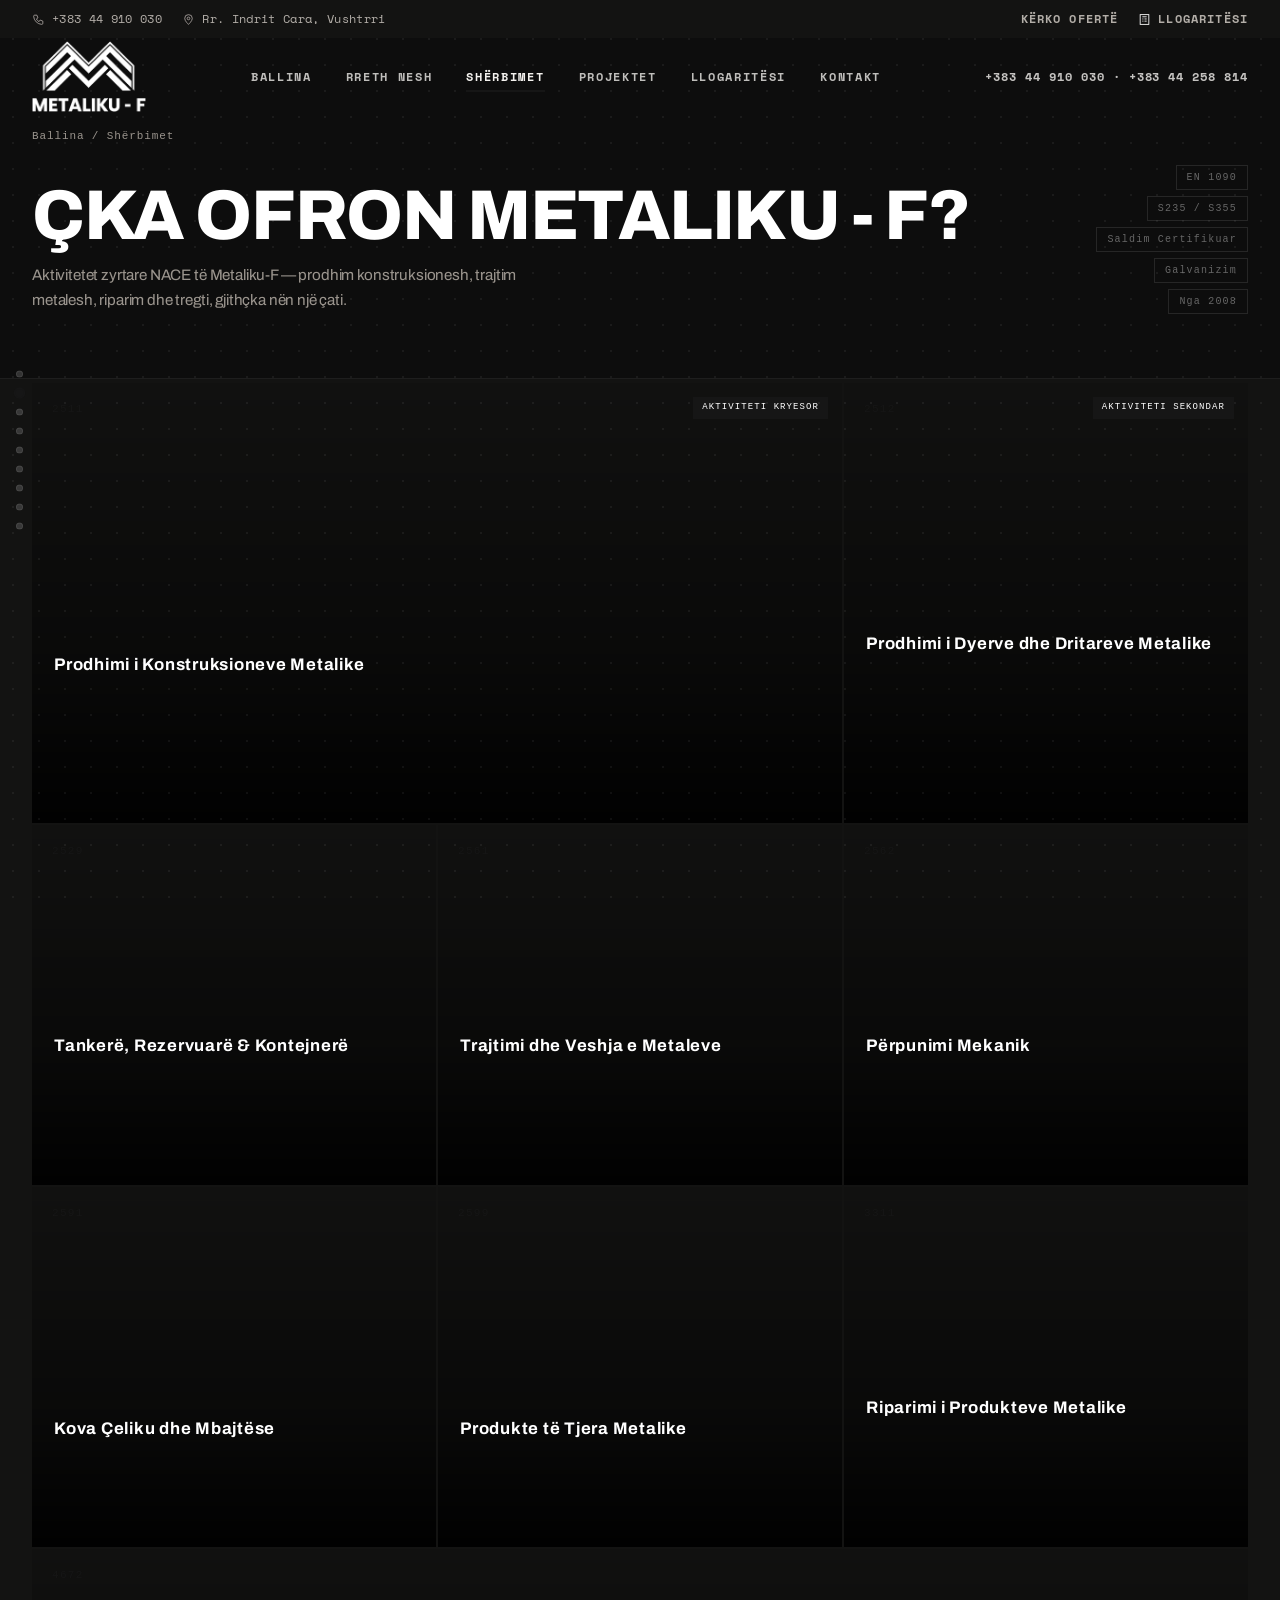
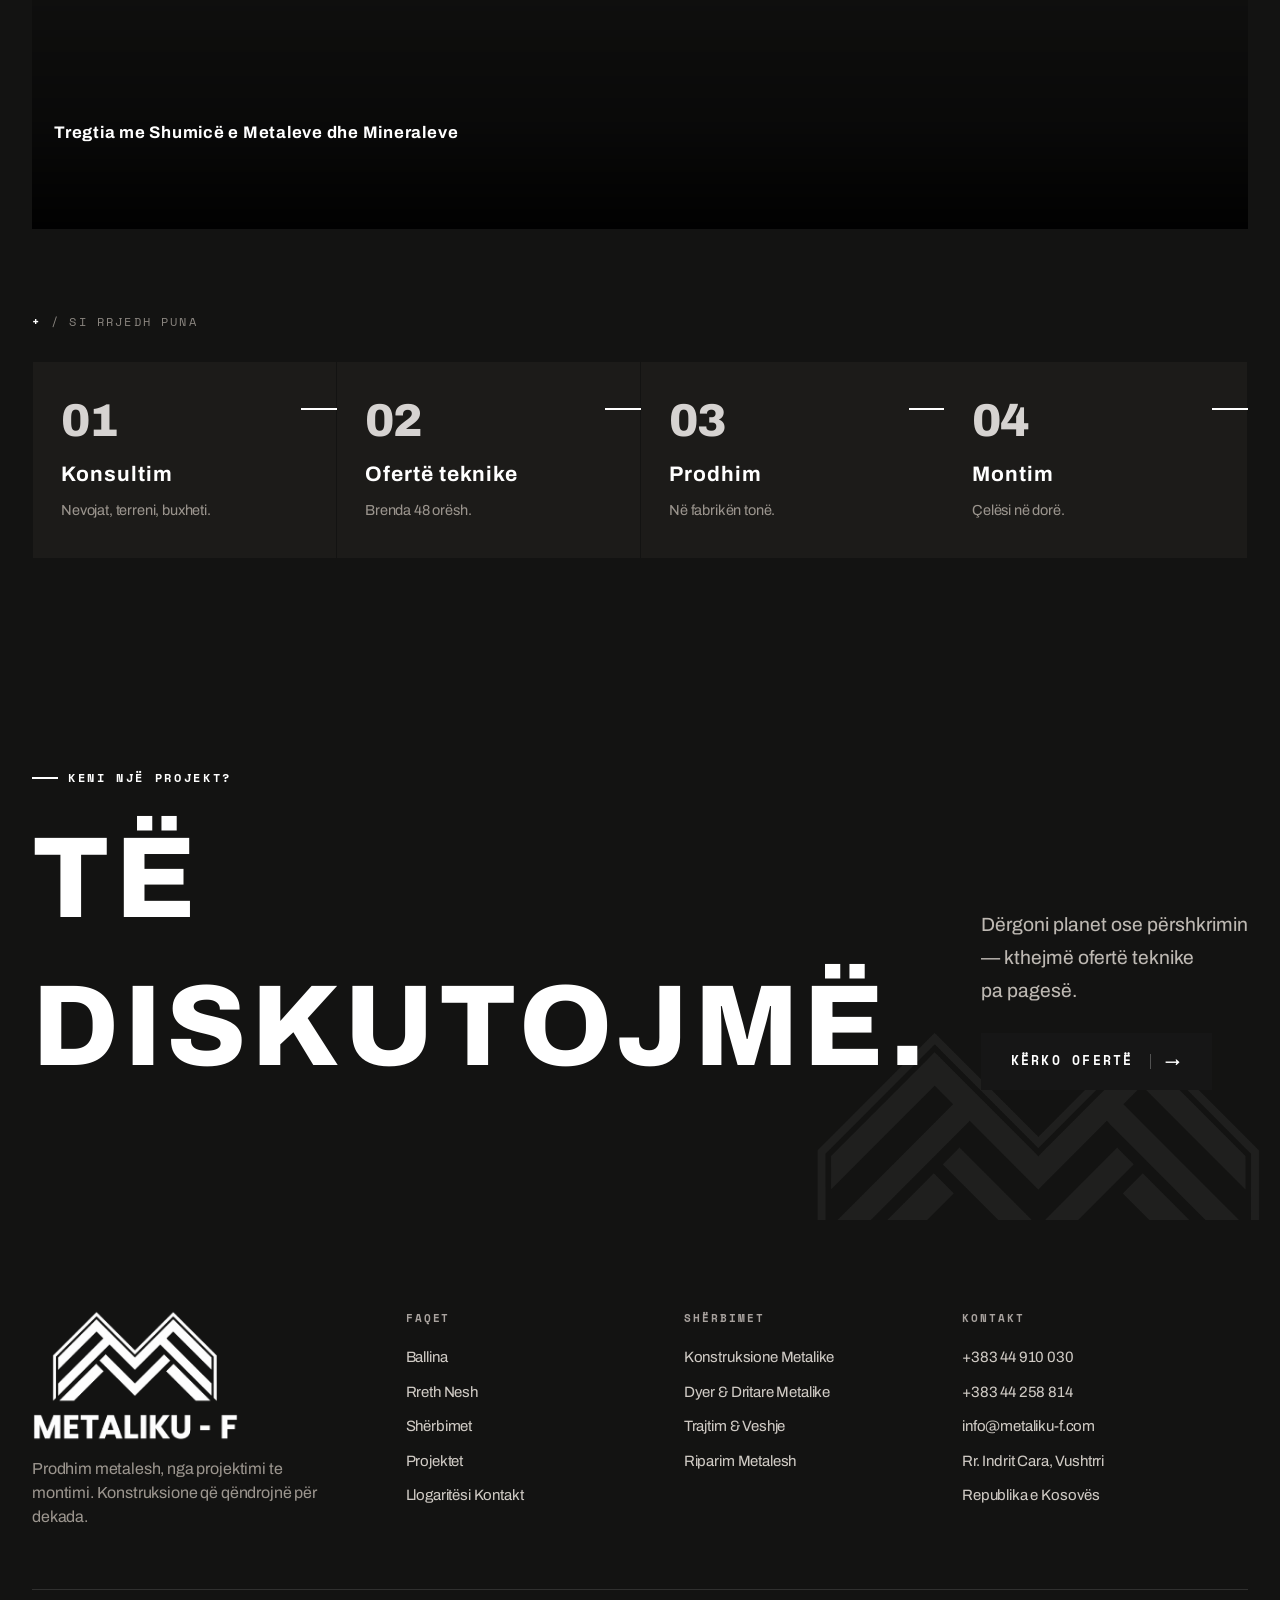
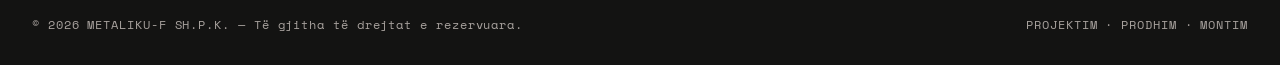
<file: sherbimet.html>
<!DOCTYPE html>
<html lang="sq">
<head>
<meta charset="UTF-8">
<meta name="viewport" content="width=device-width, initial-scale=1.0">
<meta http-equiv="Cache-Control" content="no-cache, no-store, must-revalidate">
<meta http-equiv="Pragma" content="no-cache">
<title>Shërbimet — METALIKU-F</title>
<meta name="description" content="Shërbimet zyrtare të METALIKU-F: prodhim konstruksionesh metalike, dyer e dritare metalike, galvanizim, përpunim mekanik, riparim dhe tregti metalesh.">
<link rel="preconnect" href="https://fonts.googleapis.com">
<link rel="preconnect" href="https://fonts.gstatic.com" crossorigin>
<link href="https://fonts.googleapis.com/css2?family=Archivo:wght@400;500;600;700;800;900&family=Space+Mono:wght@400;700&display=swap" rel="stylesheet">
<link rel="icon" type="image/png" href="assets/logo-mark.png">
<link rel="stylesheet" href="assets/styles.css">
</head>
<body>

<div class="topbar">
  <div class="wrap topbar__in">
    <div class="topbar__l">
      <a href="tel:+383449100300"><svg class="ic" viewBox="0 0 24 24"><path d="M5 4h4l2 5-3 2a14 14 0 0 0 5 5l2-3 5 2v4a2 2 0 0 1-2 2A16 16 0 0 1 3 6a2 2 0 0 1 2-2z"/></svg> +383 44 910 030</a>
      <a class="addr" href="https://www.google.com/maps/search/?api=1&query=Rr.+Indrit+Cara,+Vushtrri,+Kosovo" target="_blank" rel="noopener"><svg class="ic" viewBox="0 0 24 24"><path d="M12 21s7-6.2 7-11a7 7 0 1 0-14 0c0 4.8 7 11 7 11z"/><circle cx="12" cy="10" r="2.5"/></svg> Rr. Indrit Cara, Vushtrri</a>
    </div>
    <div class="topbar__r">
      <a class="lk" href="kontakt.html">Kërko Ofertë</a>
      <a class="lk" href="kalkulo.html"><svg class="ic" viewBox="0 0 24 24"><rect x="4" y="3" width="16" height="18"/><path d="M8 7h8M8 11h2M12 11h4M8 15h2M12 15h4"/></svg> Llogaritësi</a>
    </div>
  </div>
</div>

<header class="hdr on-dark" data-screen-label="Header">
  <div class="wrap hdr__in">
    <a href="index.html" class="brand" aria-label="METALIKU-F"><img class="brand__logo" src="assets/logo-nav.png" alt="METALIKU-F"></a>
    <nav class="nav">
      <a href="index.html">Ballina</a>
      <a href="rreth.html">Rreth Nesh</a>
      <a href="sherbimet.html" class="active">Shërbimet</a>
      <a href="projektet.html">Projektet</a>
      <a href="kalkulo.html">Llogaritësi</a>
      <a href="kontakt.html">Kontakt</a>
    </nav>
    <div class="hdr__right">
      <span class="hdr__phone">+383 44 910 030 · +383 44 258 814</span>
      <button class="burger" aria-label="Menu"><span></span><span></span></button>
    </div>
  </div>
</header>
<div class="mmenu">
  <a href="index.html">Ballina</a>
  <a href="rreth.html">Rreth Nesh</a>
  <a href="sherbimet.html">Shërbimet</a>
  <a href="projektet.html">Projektet</a>
  <a href="kalkulo.html">Llogaritësi</a>
      <a href="kontakt.html">Kontakt</a>
  <div class="mm-meta">+383 44 910 030 · +383 44 258 814 · info@metaliku-f.com</div>
</div>

<!-- PROGRESS SIDEBAR -->
<nav id="srv-progress" aria-label="Navigim shërbimesh">
  <a href="#konstruksione" data-label="Konstruksione Metalike"></a>
  <a href="#dyer-dritare" data-label="Dyer &amp; Dritare"></a>
  <a href="#tankeret" data-label="Tankerë &amp; Rezervuarë"></a>
  <a href="#veshja" data-label="Trajtim &amp; Veshje"></a>
  <a href="#mekanik" data-label="Përpunim Mekanik"></a>
  <a href="#kova" data-label="Kova Çeliku"></a>
  <a href="#produkte" data-label="Produkte Metalike"></a>
  <a href="#riparim" data-label="Riparim Metalesh"></a>
  <a href="#tregti" data-label="Tregti Metalesh"></a>
</nav>

<!-- COMPACT PAGE HEADER -->
<section class="sa-page-header" data-screen-label="Shërbimet Header">
  <div class="wrap sa-page-header__in">
    <div class="crumbs sa-crumbs"><a href="index.html">Ballina</a> / <span>Shërbimet</span></div>
    <div class="sa-page-header__content">
      <div>
        <h1 class="sa-page-header__title">ÇKA OFRON METALIKU - F?</h1>
        <p class="sa-page-header__sub">Aktivitetet zyrtare NACE të Metaliku-F — prodhim konstruksionesh, trajtim metalesh, riparim dhe tregti, gjithçka nën një çati.</p>
      </div>
      <div class="sa-page-header__tags" aria-hidden="true">
        <span>EN 1090</span>
        <span>S235 / S355</span>
        <span>Saldim Certifikuar</span>
        <span>Galvanizim</span>
        <span>Nga 2008</span>
      </div>
    </div>
  </div>
</section>

<!-- SHËRBIMET GRID -->
<section class="section--dark srv-section" data-screen-label="Shërbimet Grid">
  <div class="wrap">
    <div class="srv-grid">

      <!-- 2511 — PRIMARY (spans 2 cols) -->
      <div class="srv-card srv-card--primary" id="konstruksione">
        <div class="srv-img">
          <div class="srv-img-bg" style="background-image:url('https://plus.unsplash.com/premium_photo-1663088543643-2a1ebfc830b6?q=80&w=1400&auto=format&fit=crop')"></div>
          <div class="srv-img-badge">AKTIVITETI KRYESOR</div>
        </div>
        <div class="srv-nace">2511</div>
        <div class="srv-body">
          <h3 class="srv-title">Prodhimi i Konstruksioneve Metalike</h3>
          <p class="srv-desc">Projektojmë dhe prodhojmë konstruksione metalike të çdo lloji: skelete halle industriale, ura, struktura ndërtesash dhe elementë të personalizuar. Çelik struktural S235/S355 — sipas normave EN 1090.</p>
          <div class="srv-specs">
            <div><b>S235/S355</b><span>Çelik struktural</span></div>
            <div><b>EN 1090</b><span>Standard EU</span></div>
            <div><b>∞</b><span>Me porosi</span></div>
          </div>
          <span class="srv-cta">Kërko ofertë →</span>
        </div>
      </div>

      <!-- 2512 — FEATURED (1 col) -->
      <div class="srv-card srv-card--featured" id="dyer-dritare">
        <div class="srv-img">
          <div class="srv-img-bg" style="background-image:url('https://plus.unsplash.com/premium_photo-1749352542975-6af6a4c42649?q=80&w=800&auto=format&fit=crop')"></div>
          <div class="srv-img-badge">AKTIVITETI SEKONDAR</div>
        </div>
        <div class="srv-nace">2512</div>
        <div class="srv-body">
          <h3 class="srv-title">Prodhimi i Dyerve dhe Dritareve Metalike</h3>
          <p class="srv-desc">Dyer dhe dritare metalike me izolim termik dhe akustik — industriale, komerciale dhe rezidenciale. Serial ose sipas matjes, mekanizma modern dhe mbyllje e sigurt.</p>
          <div class="srv-specs">
            <div><b>RC2–4</b><span>Anti-thyerje</span></div>
            <div><b>Uw ≤1.4</b><span>Izolim termik</span></div>
            <div><b>RAL</b><span>Çdo ngjyrë</span></div>
          </div>
          <span class="srv-cta">Kërko ofertë →</span>
        </div>
      </div>

      <!-- 2529 -->
      <div class="srv-card" id="tankeret">
        <div class="srv-img">
          <div class="srv-img-bg" style="background-image:url('https://plus.unsplash.com/premium_photo-1664299488927-4352e3d2a71e?q=80&w=800&auto=format&fit=crop')"></div>
        </div>
        <div class="srv-nace">2529</div>
        <div class="srv-body">
          <h3 class="srv-title">Tankerë, Rezervuarë &amp; Kontejnerë</h3>
          <p class="srv-desc">Prodhim tankerësh, rezervuarësh dhe kontejnerësh metalikë — për industri, bujqësi dhe magazinim, sipas specifikimeve tuaja.</p>
          <span class="srv-cta">Kërko ofertë →</span>
        </div>
      </div>

      <!-- 2561 -->
      <div class="srv-card" id="veshja">
        <div class="srv-img">
          <div class="srv-img-bg" style="background-image:url('https://plus.unsplash.com/premium_photo-1661963247622-be10e1ea2c25?q=80&w=800&auto=format&fit=crop')"></div>
        </div>
        <div class="srv-nace">2561</div>
        <div class="srv-body">
          <h3 class="srv-title">Trajtimi dhe Veshja e Metaleve</h3>
          <p class="srv-desc">Galvanizim, lyerje elektrostatike dhe veshje mbrojtëse — zgjatin jetëgjatësinë e çelikut dhe mbrojnë nga gërryerja dhe korrozioni.</p>
          <span class="srv-cta">Kërko ofertë →</span>
        </div>
      </div>

      <!-- 2562 -->
      <div class="srv-card" id="mekanik">
        <div class="srv-img">
          <div class="srv-img-bg" style="background-image:url('https://plus.unsplash.com/premium_photo-1682144591991-585764d2a651?q=80&w=800&auto=format&fit=crop')"></div>
        </div>
        <div class="srv-nace">2562</div>
        <div class="srv-body">
          <h3 class="srv-title">Përpunimi Mekanik</h3>
          <p class="srv-desc">Prerje CNC, saldim, frezim dhe formëzim metalesh me makineri moderne — saktësi e lartë dhe toleranca të ngushta industriale.</p>
          <span class="srv-cta">Kërko ofertë →</span>
        </div>
      </div>

      <!-- 2591 -->
      <div class="srv-card" id="kova">
        <div class="srv-img">
          <div class="srv-img-bg" style="background-image:url('https://images.unsplash.com/photo-1504917595217-d4dc5ebe6122?q=80&w=800&auto=format&fit=crop')"></div>
        </div>
        <div class="srv-nace">2591</div>
        <div class="srv-body">
          <h3 class="srv-title">Kova Çeliku dhe Mbajtëse</h3>
          <p class="srv-desc">Kova çelikta, mbajtëse dhe aksesorë metalikë — të standardizuar ose sipas porosisë, për industri të ndryshme.</p>
          <span class="srv-cta">Kërko ofertë →</span>
        </div>
      </div>

      <!-- 2599 -->
      <div class="srv-card" id="produkte">
        <div class="srv-img">
          <div class="srv-img-bg" style="background-image:url('https://images.unsplash.com/photo-1598302936625-6075fbd98dd7?q=80&w=800&auto=format&fit=crop')"></div>
        </div>
        <div class="srv-nace">2599</div>
        <div class="srv-body">
          <h3 class="srv-title">Produkte të Tjera Metalike</h3>
          <p class="srv-desc">Profile speciale, skeda, kapëse dhe çdo produkt metalik sipas vizatimeve teknike të klientit — pa kufi forme apo sasie.</p>
          <span class="srv-cta">Kërko ofertë →</span>
        </div>
      </div>

      <!-- 3311 -->
      <div class="srv-card" id="riparim">
        <div class="srv-img">
          <div class="srv-img-bg" style="background-image:url('https://plus.unsplash.com/premium_photo-1682147474777-90dc55cdbc67?q=80&w=800&auto=format&fit=crop')"></div>
        </div>
        <div class="srv-nace">3311</div>
        <div class="srv-body">
          <h3 class="srv-title">Riparimi i Produkteve Metalike</h3>
          <p class="srv-desc">Riparim profesional i konstruksioneve metalike të dëmtuara — diagnozë teknike, saldim riparues dhe trajtim sipërfaqësor me garanci.</p>
          <span class="srv-cta">Kërko ofertë →</span>
        </div>
      </div>

      <!-- 4672 — full width -->
      <div class="srv-card srv-card--wide" id="tregti">
        <div class="srv-img">
          <div class="srv-img-bg" style="background-image:url('https://plus.unsplash.com/premium_photo-1661962247387-6b5498e5b73a?q=80&w=1400&auto=format&fit=crop')"></div>
        </div>
        <div class="srv-nace">4672</div>
        <div class="srv-body">
          <h3 class="srv-title">Tregtia me Shumicë e Metaleve dhe Mineraleve</h3>
          <p class="srv-desc">Profile çeliku, fleta, tuba, hekur ndërtimi — furnizim i shpejtë me shumicë dhe çmime konkurruese direkt nga prodhimi.</p>
          <span class="srv-cta">Kërko ofertë →</span>
        </div>
      </div>

    </div>
  </div>
</section>

<!-- PROCESS RECAP -->
<section class="section--dark section--tight" data-screen-label="Procesi">
  <div class="deco deco--dots"></div>
  <div class="wrap">
    <div class="idx" data-reveal style="margin-bottom:30px"><b>+</b> / Si rrjedh puna</div>
    <div class="proc" data-steps>
      <div class="step sa-step" style="background:var(--dark-2);--d:.0s"><div class="step__n">01</div><h3 style="color:#fff">Konsultim</h3><p style="color:#9a948d">Nevojat, terreni, buxheti.</p></div>
      <div class="step sa-step" style="background:var(--dark-2);--d:.1s"><div class="step__n">02</div><h3 style="color:#fff">Ofertë teknike</h3><p style="color:#9a948d">Brenda 48 orësh.</p></div>
      <div class="step sa-step" style="background:var(--dark-2);--d:.2s"><div class="step__n">03</div><h3 style="color:#fff">Prodhim</h3><p style="color:#9a948d">Në fabrikën tonë.</p></div>
      <div class="step sa-step" style="background:var(--dark-2);--d:.3s"><div class="step__n">04</div><h3 style="color:#fff">Montim</h3><p style="color:#9a948d">Çelësi në dorë.</p></div>
    </div>
  </div>
</section>

<section class="cta" data-screen-label="CTA">
  <div class="grid-lines"></div>
  <img class="cta__mark" src="assets/logo-mark.png" alt="">
  <div class="wrap cta__in">
    <div><span class="kicker">Keni një projekt?</span><h2 class="display cta__title" data-reveal>TË DISKUTOJMË.</h2></div>
    <div class="cta__r"><p class="lede" data-reveal>Dërgoni planet ose përshkrimin — kthejmë ofertë teknike pa pagesë.</p><a href="kontakt.html" class="btn btn--red btn--lg" data-reveal data-reveal-d="1"><span>Kërko Ofertë <span class="arw">→</span></span></a></div>
  </div>
</section>

<footer class="ftr" data-screen-label="Footer">
  <div class="wrap">
    <div class="ftr__top">
      <div><img class="ftr__logo" src="assets/logo-full.png" alt="Metaliku-F"><p style="margin-top:16px;max-width:34ch;color:#9a948d">Prodhim metalesh, nga projektimi te montimi. Konstruksione që qëndrojnë për dekada.</p></div>
      <div><h4>Faqet</h4><ul><li><a href="index.html">Ballina</a></li><li><a href="rreth.html">Rreth Nesh</a></li><li><a href="sherbimet.html">Shërbimet</a></li><li><a href="projektet.html">Projektet</a></li><li><a href="kalkulo.html">Llogaritësi</a>
      <a href="kontakt.html">Kontakt</a></li></ul></div>
      <div><h4>Shërbimet</h4><ul><li><a href="sherbimet.html#konstruksione">Konstruksione Metalike</a></li><li><a href="sherbimet.html#dyer-dritare">Dyer &amp; Dritare Metalike</a></li><li><a href="sherbimet.html#veshja">Trajtim &amp; Veshje</a></li><li><a href="sherbimet.html#riparim">Riparim Metalesh</a></li></ul></div>
      <div><h4>Kontakt</h4><ul><li><a href="tel:+383449100300">+383 44 910 030</a></li><li><a href="tel:+38344258814">+383 44 258 814</a></li><li><a href="mailto:info@metaliku-f.com">info@metaliku-f.com</a></li><li>Rr. Indrit Cara, Vushtrri</li><li>Republika e Kosovës</li></ul></div>
    </div>
    <div class="ftr__bottom"><span>© <span data-year>2026</span> METALIKU-F SH.P.K. — Të gjitha të drejtat e rezervuara.</span><span>PROJEKTIM · PRODHIM · MONTIM</span></div>
  </div>
</footer>

<!-- ══════════════════════════════════════════
     SHERBIMET PAGE — ANIMATION STYLES
══════════════════════════════════════════ -->
<style>
/* ─────────────────────────────────────────
   COMPACT PAGE HEADER
───────────────────────────────────────── */
.sa-page-header {
  background: #0d0d0d;
  padding: 128px 0 64px;
  border-bottom: 1px solid rgba(255,255,255,.07);
}
.srv-section {
  padding: 4px 0 0;
}
.sa-page-header__in {
  display: flex;
  flex-direction: column;
  gap: 20px;
}
.sa-crumbs {
  font-family: var(--mono, monospace);
  font-size: 11px;
  color: #9a948d;
  letter-spacing: .08em;
}
.sa-crumbs a { color: #9a948d; text-decoration: none; }
.sa-crumbs a:hover { color: #fff; }
.sa-page-header__content {
  display: flex;
  align-items: flex-end;
  justify-content: space-between;
  gap: 32px;
  flex-wrap: wrap;
}
.sa-page-header__title {
  font-size: clamp(2.4rem, 5.5vw, 4.8rem);
  font-weight: 800;
  color: #fff;
  line-height: 1.0;
  letter-spacing: -.02em;
  margin: 0 0 12px;
}
.sa-page-header__sub {
  color: #9a948d;
  font-size: .95rem;
  line-height: 1.65;
  max-width: 54ch;
  margin: 0;
}
.sa-page-header__tags {
  display: flex;
  flex-direction: column;
  gap: 6px;
  align-items: flex-end;
  flex-shrink: 0;
}
.sa-page-header__tags span {
  font-family: var(--mono, monospace);
  font-size: 10px;
  letter-spacing: .12em;
  color: #666;
  border: 1px solid rgba(255,255,255,.1);
  padding: 4px 10px;
  white-space: nowrap;
  transition: color .2s, border-color .2s;
}
.sa-page-header__tags span:hover { color: var(--red, #c41e1e); border-color: var(--red, #c41e1e); }
@media (max-width: 680px) {
  .sa-page-header__content { flex-direction: column; align-items: flex-start; }
  .sa-page-header__tags { flex-direction: row; flex-wrap: wrap; align-items: flex-start; }
}

/* ─────────────────────────────────────────
   SERVICE GRID LAYOUT
───────────────────────────────────────── */
.srv-grid {
  display: grid;
  grid-template-columns: repeat(3, 1fr);
  gap: 2px;
}
@media (max-width: 960px) { .srv-grid { grid-template-columns: repeat(2,1fr); } }
@media (max-width: 560px) { .srv-grid { grid-template-columns: 1fr; } }

/* ─────────────────────────────────────────
   SERVICE CARD — OVERLAY / EDITORIAL STYLE
───────────────────────────────────────── */
.srv-card {
  position: relative;
  height: 360px;
  overflow: hidden;
  cursor: pointer;
  display: block;
  /* entrance */
  opacity: 0;
  transform: translateY(32px);
  transition:
    opacity  .65s cubic-bezier(.16,1,.3,1) var(--d, 0s),
    transform .65s cubic-bezier(.16,1,.3,1) var(--d, 0s);
  will-change: transform, opacity;
}
.srv-card.is-visible { opacity: 1; transform: none; }

/* Variants */
.srv-card--primary { grid-column: span 2; height: 440px; }
.srv-card--featured { height: 440px; }
.srv-card--wide    { grid-column: 1/-1; height: 280px; }
@media (max-width: 960px) {
  .srv-card--primary  { grid-column: span 1; height: 380px; }
  .srv-card--featured { height: 380px; }
  .srv-card--wide     { height: 300px; }
}
@media (max-width: 560px) {
  .srv-card, .srv-card--primary,
  .srv-card--featured, .srv-card--wide { height: 290px; }
}

/* ── Full-bleed background image ── */
.srv-img {
  position: absolute;
  inset: 0;
  overflow: hidden;
}
.srv-img-bg {
  width: 100%; height: 100%;
  background-size: cover;
  background-position: center;
  transition: transform .7s cubic-bezier(.16,1,.3,1);
  will-change: transform;
}
.srv-card:hover .srv-img-bg { transform: scale(1.06); }

/* ── Gradient scrim — deepens on hover ── */
.srv-card::before {
  content: '';
  position: absolute;
  inset: 0;
  z-index: 1;
  background: linear-gradient(
    to top,
    rgba(0,0,0,.93) 0%,
    rgba(0,0,0,.48) 38%,
    rgba(0,0,0,.08) 100%
  );
  transition: background .45s ease;
  pointer-events: none;
}
.srv-card:hover::before {
  background: linear-gradient(
    to top,
    rgba(0,0,0,.97) 0%,
    rgba(0,0,0,.74) 54%,
    rgba(0,0,0,.26) 100%
  );
}

/* ── NACE code — top-left, always visible ── */
.srv-nace {
  position: absolute;
  top: 18px; left: 20px;
  z-index: 3;
  font-family: var(--mono, monospace);
  font-size: 11px;
  color: var(--red, #c41e1e);
  letter-spacing: .12em;
  pointer-events: none;
}
.srv-card.is-visible .srv-nace {
  animation: naceReveal .5s cubic-bezier(.16,1,.3,1) calc(var(--d, 0s) + .2s) both;
}
@keyframes naceReveal {
  from { opacity: 0; letter-spacing: .5em; }
  to   { opacity: 1; letter-spacing: .12em; }
}

/* ── Badge — top-right corner ── */
.srv-img-badge {
  position: absolute;
  top: 14px; right: 14px;
  z-index: 3;
  font-family: var(--mono, monospace);
  font-size: 9px;
  letter-spacing: .12em;
  color: #fff;
  background: var(--red, #c41e1e);
  padding: 4px 9px;
  pointer-events: none;
}

/* ── Body panel — pinned to bottom ── */
.srv-body {
  position: absolute;
  left: 0; right: 0; bottom: 0;
  z-index: 2;
  padding: 20px 22px 22px;
}

/* Title — always visible */
.srv-title {
  color: #fff;
  font-size: 1.05rem;
  line-height: 1.3;
  margin: 0;
  font-weight: 700;
}

/* Description — fades up on hover */
.srv-desc {
  color: rgba(255,255,255,.76);
  font-size: .83rem;
  line-height: 1.62;
  margin: 10px 0 0;
  display: -webkit-box;
  -webkit-line-clamp: 3;
  -webkit-box-orient: vertical;
  overflow: hidden;
  opacity: 0;
  transform: translateY(10px);
  transition: opacity .38s ease .06s, transform .38s ease .06s;
}
.srv-card:hover .srv-desc { opacity: 1; transform: none; }

/* Specs (primary/featured only) */
.srv-specs {
  display: flex;
  gap: 18px;
  margin-top: 12px;
  flex-wrap: wrap;
  opacity: 0;
  transform: translateY(8px);
  transition: opacity .35s ease .14s, transform .35s ease .14s;
}
.srv-card:hover .srv-specs { opacity: 1; transform: none; }
.srv-specs > div { display: flex; flex-direction: column; gap: 2px; }
.srv-specs > div b {
  font-family: var(--mono, monospace);
  font-size: 11px;
  color: rgba(255,255,255,.9);
  line-height: 1;
}
.srv-specs > div span { font-size: 10px; color: rgba(255,255,255,.44); }

/* CTA — slides in on hover */
.srv-cta {
  display: inline-block;
  margin-top: 14px;
  font-family: var(--mono, monospace);
  font-size: 11px;
  color: var(--red, #c41e1e);
  letter-spacing: .08em;
  opacity: 0;
  transform: translateX(-8px);
  transition: opacity .28s ease .2s, transform .28s ease .2s;
}
.srv-card:hover .srv-cta { opacity: 1; transform: none; }

/* Red bottom bar on hover */
.srv-card::after {
  content: '';
  position: absolute;
  bottom: 0; left: 0;
  height: 2px; width: 0;
  background: var(--red, #c41e1e);
  transition: width .42s cubic-bezier(.16,1,.3,1);
  z-index: 5;
  pointer-events: none;
}
.srv-card:hover::after { width: 100%; }

/* ─────────────────────────────────────────
   PROCESS STEPS
───────────────────────────────────────── */
.sa-step {
  opacity: 0;
  transform: translateY(26px) scale(.97);
  transition:
    opacity  .55s cubic-bezier(.16,1,.3,1) var(--d, 0s),
    transform .55s cubic-bezier(.16,1,.3,1) var(--d, 0s);
  will-change: transform, opacity;
}
.sa-step.is-visible { opacity: 1; transform: translateY(0) scale(1); }
.sa-step .step__n { display: inline-block; }
.sa-step.is-visible .step__n {
  animation: stepSpin .5s cubic-bezier(.34,1.56,.64,1) calc(var(--d, 0s) + .1s) both;
}
@keyframes stepSpin {
  from { transform: scale(.25) rotate(-30deg); opacity: 0; }
  to   { transform: scale(1)   rotate(0);      opacity: 1; }
}

/* ─────────────────────────────────────────
   FIXED PROGRESS SIDEBAR
───────────────────────────────────────── */
#srv-progress {
  position: fixed;
  left: 16px;
  top: 50%;
  transform: translateY(-50%);
  display: flex;
  flex-direction: column;
  gap: 12px;
  z-index: 80;
}
#srv-progress a {
  display: block;
  width: 7px; height: 7px;
  border-radius: 50%;
  background: rgba(255,255,255,.16);
  border: 1px solid rgba(255,255,255,.08);
  transition: background .22s, transform .22s, border-color .22s;
  cursor: pointer;
  text-decoration: none;
  position: relative;
}
#srv-progress a:hover,
#srv-progress a.is-active {
  background: var(--red, #c41e1e);
  border-color: var(--red, #c41e1e);
  transform: scale(1.65);
}
/* tooltip label */
#srv-progress a::after {
  content: attr(data-label);
  position: absolute;
  left: 16px; top: 50%;
  transform: translateY(-50%);
  font-family: var(--mono, monospace);
  font-size: 10px;
  color: #fff;
  white-space: nowrap;
  background: rgba(0,0,0,.78);
  padding: 3px 7px;
  border-radius: 2px;
  letter-spacing: .05em;
  opacity: 0;
  pointer-events: none;
  transition: opacity .18s ease;
}
#srv-progress a:hover::after { opacity: 1; }
@media (max-width: 1100px) { #srv-progress { display: none; } }
</style>

<script src="assets/site.js"></script>

<!-- ══════════════════════════════════════════
     SHERBIMET PAGE — ANIMATION SCRIPT
══════════════════════════════════════════ -->
<script>
(function () {
  /* ── 1. Stagger delays: assign --d per grid column ── */
  // primary (2511) and wide (4672) get a flat delay; regular cards stagger by column
  var primary = document.querySelector('.srv-card--primary');
  var wide    = document.querySelector('.srv-card--wide');
  if (primary) primary.style.setProperty('--d', '0s');
  if (wide)    wide.style.setProperty('--d', '0.08s');

  const cols = window.innerWidth > 960 ? 3 : window.innerWidth > 560 ? 2 : 1;
  const cards = Array.from(document.querySelectorAll('.srv-card:not(.srv-card--primary):not(.srv-card--wide)'));
  cards.forEach(function (card, i) {
    card.style.setProperty('--d', (i % cols * 0.1) + 's');
  });

  /* ── 2. Main IntersectionObserver (cards + steps + srows) ── */
  var revealObs = new IntersectionObserver(function (entries) {
    entries.forEach(function (entry) {
      if (!entry.isIntersecting) return;
      var el = entry.target;
      el.classList.add('is-visible');
      if (el.classList.contains('srow')) el.classList.add('sa-ready');
      revealObs.unobserve(el);
    });
  }, { threshold: 0.10 });

  document.querySelectorAll('.srv-card, .sa-step').forEach(function (el) {
    revealObs.observe(el);
  });

  /* ── 3. Progress sidebar: highlight active dot ── */
  var ids = [
    'konstruksione','dyer-dritare','tankeret','veshja',
    'mekanik','kova','produkte','riparim','tregti'
  ];
  var dots = document.querySelectorAll('#srv-progress a');

  if (dots.length) {
    var progObs = new IntersectionObserver(function (entries) {
      entries.forEach(function (entry) {
        if (!entry.isIntersecting) return;
        var id = entry.target.id;
        dots.forEach(function (a) {
          a.classList.toggle('is-active', a.getAttribute('href') === '#' + id);
        });
      });
    }, { rootMargin: '-35% 0px -55% 0px' });

    ids.forEach(function (id) {
      var el = document.getElementById(id);
      if (el) progObs.observe(el);
    });
  }
})();
</script>
</body>
</html>
</file>
<file: assets/styles.css>
/* =========================================================
   ÇELIKU-V — Industrial steel construction
   Shared design system
   ========================================================= */

/* ---------- Tokens ---------- */
:root{
  --bg:#f4f4f2;          /* warm concrete */
  --paper:#ffffff;
  --ink:#161616;         /* near black */
  --ink-2:#3a3633;
  --ink-3:#6b6560;
  --steel:#a8a29e;       /* concrete gray */
  --steel-2:#d6d3d1;
  --line:rgba(22,22,22,.14);
  --line-soft:rgba(22,22,22,.08);
  --dark:#131312;        /* dark band */
  --dark-2:#1c1b19;
  --red:#161616;         /* mono accent (logo black) on light surfaces */
  --red-ink:#000000;     /* accent hover */

  --shadow:0 1px 0 rgba(0,0,0,.04), 0 18px 40px -24px rgba(0,0,0,.35);

  --font-d:"Archivo",-apple-system,system-ui,sans-serif;
  --font-m:"Space Mono",ui-monospace,monospace;

  --nav-h:78px;
  --maxw:1320px;
  --notch:14px;          /* clipped-corner size */
  --ease:cubic-bezier(.22,.61,.36,1);
}

*{box-sizing:border-box;margin:0;padding:0}
html{scroll-behavior:smooth;-webkit-text-size-adjust:100%}
body{
  font-family:var(--font-d);
  background:var(--bg);
  color:var(--ink);
  line-height:1.5;
  font-weight:420;
  letter-spacing:-.01em;
  overflow-x:hidden;
  -webkit-font-smoothing:antialiased;
  text-rendering:optimizeLegibility;
}
img{display:block;max-width:100%}
a{color:inherit;text-decoration:none}
::selection{background:var(--red);color:#fff}

/* ---------- Layout ---------- */
.wrap{max-width:var(--maxw);margin:0 auto;padding:0 32px}
.section{padding:120px 0;position:relative}
.section--dark{background:var(--dark);color:#f3f1ee}
.section--tight{padding:84px 0}
@media(max-width:780px){
  .section{padding:78px 0}
  .wrap{padding:0 20px}
}

/* ---------- Type ---------- */
.kicker{
  font-family:var(--font-m);
  font-size:12px;
  font-weight:700;
  letter-spacing:.22em;
  text-transform:uppercase;
  color:var(--red);
  display:inline-flex;
  align-items:center;
  gap:10px;
}
.kicker::before{content:"";width:26px;height:2px;background:var(--red);display:inline-block}
.kicker--plain::before{display:none}

h1,h2,h3{
  font-weight:700;
  line-height:1.42;
  letter-spacing:.045em;
  text-transform:none;
  text-wrap:balance;
  font-feature-settings:"kern" 1;
  font-variant-ligatures:none;
}
.display{
  font-weight:800;
  font-size:clamp(48px,9vw,128px);
  line-height:1.28;
  letter-spacing:.04em;
  text-transform:none;
  text-wrap:balance;
  font-variant-ligatures:none;
}
.h2{
  font-size:clamp(34px,5.4vw,72px);
  line-height:1.55;
  letter-spacing:.06em;
  padding-bottom:.06em;
}
.h3{font-size:clamp(22px,2.6vw,30px);line-height:1.38;letter-spacing:.035em}
.lede{
  font-size:clamp(17px,1.5vw,21px);
  line-height:1.72;
  font-weight:440;
  letter-spacing:0;
  color:var(--ink-2);
  max-width:60ch;
  text-wrap:pretty;
}
.section--dark .lede{color:#bdb8b2}
.mono{font-family:var(--font-m);font-weight:400}
.muted{color:var(--ink-3)}

/* index tag like  01 / SHËRBIME */
.idx{
  font-family:var(--font-m);
  font-size:12px;
  letter-spacing:.18em;
  text-transform:uppercase;
  color:var(--ink-3);
  display:flex;align-items:center;gap:10px;
}
.idx b{color:var(--ink);font-weight:700}
.section--dark .idx{color:#8b8680}
.section--dark .idx b{color:#fff}

/* ---------- Buttons ---------- */
.btn{
  position:relative;
  display:inline-flex;
  align-items:center;
  gap:16px;
  font-family:var(--font-m);
  font-size:12px;
  font-weight:700;
  letter-spacing:.18em;
  text-transform:uppercase;
  padding:16px 24px;
  border:none;
  cursor:pointer;
  color:#fff;
  background:var(--ink);
  transition:background .3s var(--ease),transform .3s var(--ease),box-shadow .3s var(--ease);
  -webkit-tap-highlight-color:transparent;
}
.btn>span{display:inline-flex;align-items:center;gap:16px}
.btn .arw{
  font-family:var(--font-d);font-weight:700;font-size:15px;line-height:1;
  padding-left:14px;border-left:1px solid rgba(255,255,255,.26);
  transition:transform .3s var(--ease);
}
.btn:hover{transform:translateY(-2px);box-shadow:0 14px 28px -16px rgba(0,0,0,.6)}
.btn:hover .arw{transform:translateX(4px)}
.btn:active{transform:translateY(0);transition-duration:.08s}

/* default (dark) hover deepens to true black */
.btn:not(.btn--red):not(.btn--ghost):hover{background:#000}

.btn--red{background:var(--red)}
.btn--red:hover{background:var(--red-ink)}

.btn--ghost{background:transparent;color:var(--ink);box-shadow:inset 0 0 0 1px var(--ink)}
.btn--ghost .arw{border-left-color:rgba(22,22,22,.22)}
.btn--ghost:hover{background:var(--ink);color:#fff;box-shadow:inset 0 0 0 1px var(--ink)}
.btn--ghost:hover .arw{border-left-color:rgba(255,255,255,.26)}
.section--dark .btn--ghost{color:#f3f1ee;box-shadow:inset 0 0 0 1px rgba(255,255,255,.4)}
.section--dark .btn--ghost .arw{border-left-color:rgba(255,255,255,.25)}
.section--dark .btn--ghost:hover{background:#fff;color:var(--ink)}
.section--dark .btn--ghost:hover .arw{border-left-color:rgba(22,22,22,.22)}
.btn--lg{padding:19px 30px;font-size:12.5px}
.btn--block{
  display:flex;
  width:100%;
  max-width:100%;
}
.btn--block>span{
  width:100%;
  justify-content:space-between;
}
.btn--fill{overflow:hidden;isolation:isolate}
.btn--fill::before{
  content:"";
  position:absolute;
  inset:0;
  z-index:0;
  background:var(--red-ink);
  transform:scaleX(0);
  transform-origin:left center;
  transition:transform .45s var(--ease);
}
.btn--fill:hover::before{transform:scaleX(1)}
.btn--fill>span{position:relative;z-index:1}

/* text link with animated underline */
.tlink{
  font-family:var(--font-m);font-size:12.5px;font-weight:700;
  letter-spacing:.16em;text-transform:uppercase;
  display:inline-flex;align-items:center;gap:10px;position:relative;
  padding-bottom:4px;color:inherit;
}
.tlink::after{content:"";position:absolute;left:0;bottom:0;height:2px;width:100%;background:currentColor;transform:scaleX(0);transform-origin:left;transition:transform .4s var(--ease)}
.tlink:hover::after{transform:scaleX(1)}
.tlink .arw{transition:transform .4s var(--ease)}
.tlink:hover .arw{transform:translateX(6px)}
.tlink--red{color:var(--red)}

/* ---------- Header ---------- */
.hdr{
  position:fixed;top:0;left:0;right:0;z-index:100;
  height:var(--nav-h);
  display:flex;align-items:center;
  transition:background .4s var(--ease),box-shadow .4s var(--ease),height .4s var(--ease),border-color .4s var(--ease);
  border-bottom:1px solid transparent;
}
.hdr__in{display:flex;align-items:center;justify-content:space-between;width:100%;gap:24px}
.hdr.is-solid{background:rgba(244,244,242,.86);backdrop-filter:blur(14px) saturate(1.2);border-color:var(--line);height:66px}
.hdr.on-dark:not(.is-solid){color:#f3f1ee}

.brand{display:flex;align-items:center;flex-shrink:0;line-height:0}
.brand__logo{
  height:calc(var(--nav-h) - 6px);
  width:auto;
  max-width:min(360px,62vw);
  object-fit:contain;
  object-position:left center;
  display:block;
  background:transparent;
  transition:filter .35s var(--ease),height .4s var(--ease);
}
.hdr.is-solid .brand__logo{height:calc(66px - 6px)}
.hdr.on-dark:not(.is-solid) .brand__logo{
  filter:brightness(0) invert(1);
}
.hdr.is-solid .brand__logo,
.hdr:not(.on-dark) .brand__logo{
  filter:none;
}

.nav{display:flex;align-items:center;gap:6px}
.nav a{
  font-family:var(--font-m);font-size:12px;font-weight:700;letter-spacing:.14em;text-transform:uppercase;
  padding:10px 14px;position:relative;color:inherit;opacity:.78;transition:opacity .25s;
}
.nav a:hover{opacity:1}
.nav a.active{opacity:1}
.nav a.active::before{content:"";position:absolute;left:14px;right:14px;bottom:4px;height:2px;background:var(--red)}
.hdr__right{display:flex;align-items:center;gap:18px}
.hdr__phone{font-family:var(--font-m);font-size:12px;font-weight:700;letter-spacing:.08em;opacity:.8}

.burger{
  display:none;
  width:46px;height:46px;
  border:1px solid var(--line);
  background:transparent;
  color:var(--ink);
  cursor:pointer;
  position:relative;
  z-index:2;
  transition:background .3s var(--ease),border-color .3s var(--ease),color .3s var(--ease);
}
.burger span{position:absolute;left:12px;right:12px;height:2px;background:currentColor;transition:.3s var(--ease)}
.burger span:nth-child(1){top:17px}
.burger span:nth-child(2){bottom:17px}
.burger.open span:nth-child(1){top:22px;transform:rotate(45deg)}
.burger.open span:nth-child(2){bottom:22px;transform:rotate(-45deg)}
.hdr.on-dark:not(.is-solid) .burger{
  color:#fff;
  border-color:rgba(255,255,255,.42);
  background:rgba(255,255,255,.06);
}
.hdr.on-dark:not(.is-solid) .burger:hover{
  border-color:rgba(255,255,255,.7);
  background:rgba(255,255,255,.12);
}
body.menu-open .burger{
  color:#fff;
  border-color:rgba(255,255,255,.5);
  background:rgba(255,255,255,.1);
}

@media(max-width:980px){
  .nav,.hdr__phone{display:none}
  .burger{display:block}
}

/* mobile menu */
.mmenu{
  position:fixed;inset:0;z-index:108;
  background:var(--dark);
  color:#f4f2ef;
  display:flex;
  flex-direction:column;
  justify-content:center;
  padding:calc(var(--nav-h) + 32px) 40px 40px;
  gap:4px;
  clip-path:inset(0 0 100% 0);
  transition:clip-path .5s var(--ease);
  visibility:hidden;
  pointer-events:none;
}
.mmenu.open{
  clip-path:inset(0 0 0 0);
  visibility:visible;
  pointer-events:auto;
}
.mmenu a{
  font-size:clamp(28px,8vw,52px);
  font-weight:800;
  text-transform:uppercase;
  letter-spacing:-.01em;
  line-height:1.08;
  padding:10px 0;
  color:rgba(255,255,255,.88);
  opacity:1;
  transition:color .25s,transform .25s;
}
.mmenu a:hover,
.mmenu a.active{
  color:#fff;
  transform:translateX(8px);
}
.mmenu .mm-meta{
  margin-top:28px;
  font-family:var(--font-m);
  font-size:12px;
  letter-spacing:.1em;
  color:rgba(255,255,255,.55);
  line-height:1.7;
}
body.menu-open .hdr{
  background:rgba(19,19,18,.97);
  backdrop-filter:blur(12px);
  border-color:rgba(255,255,255,.12);
  color:#f4f2ef;
  z-index:110;
}
body.menu-open .hdr .brand__logo{filter:brightness(0) invert(1)}

/* ---------- Cards / placeholders ---------- */
.ph{
  position:relative;overflow:hidden;background:#e9e7e4;
  background-image:repeating-linear-gradient(135deg,transparent 0 16px,rgba(22,22,22,.035) 16px 32px);
  display:grid;place-items:center;color:var(--ink-3);
  border:1px solid var(--line-soft);
}
.ph::after{
  content:attr(data-label);
  font-family:var(--font-m);font-size:11px;letter-spacing:.14em;text-transform:uppercase;
  color:#8b8680;padding:6px 10px;background:rgba(244,244,242,.7);border:1px solid var(--line-soft);
}
.ph--dark{background:#1f1e1c;background-image:repeating-linear-gradient(135deg,transparent 0 16px,rgba(255,255,255,.03) 16px 32px)}
.ph--dark::after{color:#9a948d;background:rgba(0,0,0,.35);border-color:rgba(255,255,255,.08)}
.ph .corner{position:absolute;top:12px;left:12px;font-family:var(--font-m);font-size:10px;letter-spacing:.1em;color:#9a948d;display:flex;align-items:center;gap:6px}
.ph .corner::before{content:"";width:7px;height:7px;background:var(--red)}

.notch{clip-path:polygon(0 0,calc(100% - 22px) 0,100% 22px,100% 100%,22px 100%,0 calc(100% - 22px))}

/* generic card */
.card{
  background:var(--paper);border:1px solid var(--line);padding:34px 32px;position:relative;
  transition:transform .45s var(--ease),box-shadow .45s var(--ease),border-color .45s;
}
.card::before{content:"";position:absolute;left:0;top:0;height:3px;width:0;background:var(--red);transition:width .45s var(--ease)}
.card:hover{transform:translateY(-6px);box-shadow:var(--shadow);border-color:var(--ink)}
.card:hover::before{width:100%}

/* ---------- Reveal animation ---------- */
[data-reveal]{opacity:0;transform:translateY(28px);transition:opacity .8s var(--ease),transform .8s var(--ease)}
[data-reveal].in{opacity:1;transform:none}
[data-reveal-d="1"]{transition-delay:.08s}
[data-reveal-d="2"]{transition-delay:.16s}
[data-reveal-d="3"]{transition-delay:.24s}
[data-reveal-d="4"]{transition-delay:.32s}
[data-reveal-d="5"]{transition-delay:.4s}
.clip-reveal{clip-path:inset(0 100% 0 0);transition:clip-path 1s var(--ease)}
.clip-reveal.in{clip-path:inset(0 0 0 0)}
@media(prefers-reduced-motion:reduce){
  [data-reveal],.clip-reveal{opacity:1!important;transform:none!important;clip-path:none!important;transition:none}
  .veprim-gal__track{animation:none!important}
  .bhero__ln>span,.bhero__sub,.bhero__cta{opacity:1!important;transform:none!important;animation:none!important;will-change:auto}
  .btn--fill::before{display:none}
}

/* ---------- Marquee ---------- */
.marquee{background:var(--red);color:#fff;overflow:hidden;border-top:2px solid var(--ink);border-bottom:2px solid var(--ink);padding:16px 0}
.marquee--ink{background:var(--ink);color:#fff;border-color:var(--red)}
.marquee__track{display:flex;gap:0;white-space:nowrap;width:max-content;animation:marq 28s linear infinite}
.marquee:hover .marquee__track{animation-play-state:paused}
.marquee__track span{font-family:var(--font-d);font-weight:800;font-size:22px;text-transform:uppercase;letter-spacing:-.01em;padding:0 28px;display:inline-flex;align-items:center;gap:28px}
.marquee__track span::after{content:"✦";color:rgba(255,255,255,.55);font-size:14px}
@keyframes marq{to{transform:translateX(-50%)}}

/* ---------- Stats ---------- */
.stats{display:grid;grid-template-columns:repeat(4,1fr)}
.stat{padding:46px 28px;border-left:1px solid rgba(255,255,255,.13)}
.stat:first-child{border-left:none}
.stat__n{font-weight:840;font-size:clamp(44px,5.5vw,78px);line-height:.9;letter-spacing:-.04em}
.stat__n .u{color:var(--red)}
.stat__l{font-family:var(--font-m);font-size:11.5px;letter-spacing:.14em;text-transform:uppercase;color:#9a948d;margin-top:14px}
@media(max-width:780px){.stats{grid-template-columns:repeat(2,1fr)}.stat{border-top:1px solid rgba(255,255,255,.13)}.stat:nth-child(-n+2){border-top:none}.stat:nth-child(odd){border-left:none}}

/* ---------- Section heading row ---------- */
.shead{display:flex;justify-content:space-between;align-items:flex-end;gap:30px;margin-bottom:56px;flex-wrap:wrap}
.shead__t{max-width:18ch}
.section--dark .shead{border-color:rgba(255,255,255,.12)}

/* ---------- Footer ---------- */
.ftr{background:var(--dark);color:#cfcac4;padding:90px 0 32px}
.ftr a{color:#cfcac4;transition:color .25s}
.ftr a:hover{color:#fff}
.ftr__top{display:grid;grid-template-columns:1.4fr 1fr 1fr 1.2fr;gap:40px;padding-bottom:60px;border-bottom:1px solid rgba(255,255,255,.12)}
.ftr__brand{font-weight:840;font-size:30px;text-transform:uppercase;letter-spacing:-.04em;color:#fff}
.ftr h4{font-family:var(--font-m);font-size:11px;letter-spacing:.18em;text-transform:uppercase;color:var(--steel);margin-bottom:20px;font-weight:700}
.ftr ul{list-style:none;display:flex;flex-direction:column;gap:12px;font-size:15px}
.ftr__bottom{display:flex;justify-content:space-between;align-items:center;padding-top:26px;gap:16px;flex-wrap:wrap;font-family:var(--font-m);font-size:11.5px;letter-spacing:.08em;color:var(--steel)}
@media(max-width:880px){.ftr__top{grid-template-columns:1fr 1fr}}
@media(max-width:520px){.ftr__top{grid-template-columns:1fr}}

/* ---------- Utility ---------- */
.flag{display:inline-flex;align-items:center;gap:8px;font-family:var(--font-m);font-size:11px;letter-spacing:.12em;text-transform:uppercase;color:var(--ink-3)}
.hr-red{height:2px;background:var(--red);border:none;width:60px}
.grid-lines{position:absolute;inset:0;pointer-events:none;z-index:0;
  background-image:linear-gradient(90deg,var(--line-soft) 1px,transparent 1px);background-size:calc(100% / 6) 100%}
.tag{display:inline-block;font-family:var(--font-m);font-size:10.5px;font-weight:700;letter-spacing:.12em;text-transform:uppercase;padding:5px 10px;border:1px solid var(--line);color:var(--ink-2)}
.section--dark .tag{border-color:rgba(255,255,255,.2);color:#cfcac4}

/* =========================================================
   PAGE BLOCKS
   ========================================================= */

/* ---------- Hero ---------- */
.hero{position:relative;min-height:100svh;display:flex;align-items:flex-end;background:var(--dark);color:#f4f2ef;overflow:hidden;padding-bottom:72px}
.hero__bg{position:absolute;inset:-10% 0 0 0;height:120%;border:none}
.hero__bg::after{display:none}
.hero__veil{position:absolute;inset:0;background:linear-gradient(180deg,rgba(15,15,14,.55) 0%,rgba(15,15,14,.35) 40%,rgba(15,15,14,.92) 100%)}
.hero__in{position:relative;z-index:3;padding-top:140px;width:100%}
.hero__kick{color:#fff;opacity:0;animation:hRise .8s var(--ease) .2s forwards}
.hero__kick::before{background:var(--red)}
.hero__title{margin:22px 0 8px;color:#fff}
.hero__title .ln{display:block;overflow:hidden}
.hero__title .ln>span{display:block;transform:translateY(108%);animation:hRise .9s var(--ease) forwards}
.hero__title .ln:nth-child(1)>span{animation-delay:.32s}
.hero__title .ln:nth-child(2)>span{animation-delay:.46s}
.hero__title em{font-style:normal;color:var(--red)}
.hero__lede{color:#cbc6c0;margin-top:18px;opacity:0;animation:hRise .8s var(--ease) .7s forwards}
.hero__cta{display:flex;gap:14px;margin-top:38px;flex-wrap:wrap;opacity:0;animation:hRise .8s var(--ease) .85s forwards}
.hero__meta{display:flex;gap:48px;margin-top:54px;flex-wrap:wrap;opacity:0;animation:hRise .8s var(--ease) 1s forwards;border-top:1px solid rgba(255,255,255,.16);padding-top:26px}
.hero__meta b{display:block;font-size:30px;font-weight:840;letter-spacing:-.03em}
.hero__meta span{font-family:var(--font-m);font-size:11px;letter-spacing:.12em;text-transform:uppercase;color:#9a948d;margin-top:4px;display:block}
.hero__scroll{position:absolute;right:32px;bottom:34px;z-index:3;font-size:11px;letter-spacing:.2em;color:#9a948d;writing-mode:vertical-rl;animation:bob 2s ease-in-out infinite}
@keyframes hRise{to{transform:none;opacity:1}}
@keyframes bob{0%,100%{transform:translateY(0)}50%{transform:translateY(8px)}}
@media(max-width:780px){.hero__scroll{display:none}.hero__meta{gap:28px}.hero__meta b{font-size:24px}}

/* ---------- About teaser ---------- */
.about-grid{display:grid;grid-template-columns:1fr 1.1fr;gap:60px}
.about-grid__l .h2{margin-top:18px}
.about-grid--skeleton{
  grid-template-columns:1fr minmax(280px,1fr);
  gap:48px 56px;
  align-items:center;
}
.about-grid__copy .h2{margin-top:18px}
.about-grid__copy .lede{margin-top:22px}
.about-grid__copy .ticks{margin-top:26px}
.about-grid__copy .tlink{margin-top:28px}
.about-visual{
  border:1px solid var(--line);
  background:var(--dark);
  overflow:hidden;
  aspect-ratio:16/10;
  box-shadow:var(--shadow);
}
.about-visual img{
  display:block;
  width:100%;
  height:100%;
  object-fit:cover;
  object-position:58% 38%;
}
@media(max-width:980px){
  .about-grid--skeleton{grid-template-columns:1fr;gap:36px}
  .about-visual{order:-1;aspect-ratio:21/11;max-height:320px}
}
.ticks{list-style:none;margin:28px 0;display:grid;grid-template-columns:1fr 1fr;gap:14px 24px}
.ticks li{position:relative;padding-left:30px;font-size:15.5px;color:var(--ink-2)}
.ticks li::before{content:"";position:absolute;left:0;top:6px;width:16px;height:16px;background:var(--red);clip-path:polygon(0 0,100% 0,100% 60%,60% 100%,0 100%)}
@media(max-width:880px){.about-grid{grid-template-columns:1fr;gap:30px}.ticks{grid-template-columns:1fr}}

/* ---------- Services grid ---------- */
.svc-grid{display:grid;grid-template-columns:repeat(3,1fr);gap:20px}
.svc{display:flex;flex-direction:column;min-height:230px;color:inherit}
.svc__no{font-size:13px;color:var(--red);font-weight:700;letter-spacing:.1em}
.svc h3{margin:auto 0 12px;padding-top:30px;text-wrap:balance}
.svc p{font-size:15px;color:var(--ink-3);line-height:1.5}
.svc__arw{position:absolute;top:30px;right:30px;font-size:22px;color:var(--ink);transition:transform .4s var(--ease),color .4s}
.svc:hover .svc__arw{transform:translate(4px,-4px);color:var(--red)}
@media(max-width:880px){.svc-grid{grid-template-columns:1fr 1fr}}
@media(max-width:560px){.svc-grid{grid-template-columns:1fr}}

/* ---------- Projects grid ---------- */
.proj-grid{display:grid;grid-template-columns:repeat(2,1fr);gap:22px}
.proj{display:block;color:inherit}
.proj--big{grid-column:1 / -1}
.proj__img{aspect-ratio:16/10}
.proj--big .proj__img{aspect-ratio:21/8}
.proj__img .corner{z-index:2}
.proj__cap{display:flex;align-items:center;gap:16px;padding-top:18px;flex-wrap:wrap}
.proj__cap .h3{transition:color .3s}
.proj:hover .proj__cap .h3{color:var(--red)}
.proj__img::before{content:"";position:absolute;inset:0;z-index:1;background:var(--ink);opacity:0;transition:opacity .4s}
.proj:hover .proj__img::before{opacity:.06}
@media(max-width:680px){.proj-grid{grid-template-columns:1fr}}

/* ---------- Metaliku në veprim — animated project gallery ---------- */
.veprim{padding-bottom:clamp(48px,6vw,88px)}
.veprim .shead{margin-bottom:clamp(28px,4vw,48px)}
.veprim-gal{
  position:relative;
  margin-top:8px;
  overflow:hidden;
  border-top:1px solid var(--line);
  border-bottom:1px solid var(--line);
  background:var(--paper);
  padding:28px 0 32px;
}
.veprim-gal__edge{
  position:absolute;
  top:0;
  bottom:0;
  width:clamp(48px,12vw,160px);
  z-index:3;
  pointer-events:none;
}
.veprim-gal__edge--l{left:0;background:linear-gradient(90deg,var(--paper) 15%,transparent)}
.veprim-gal__edge--r{right:0;background:linear-gradient(270deg,var(--paper) 15%,transparent)}
.veprim-gal__row{overflow:hidden;padding:10px 0}
.veprim-gal__row--2{margin-top:6px}
.veprim-gal__track{
  display:flex;
  align-items:stretch;
  gap:clamp(16px,2.2vw,24px);
  width:max-content;
  padding:0 clamp(20px,4vw,48px);
  will-change:transform;
}
.veprim-gal__row--1 .veprim-gal__track{animation:veprim-l 52s linear infinite}
.veprim-gal__row--2 .veprim-gal__track{animation:veprim-r 58s linear infinite}
.veprim-gal:hover .veprim-gal__track{animation-play-state:paused}
@keyframes veprim-l{to{transform:translateX(-50%)}}
@keyframes veprim-r{from{transform:translateX(-50%)}to{transform:translateX(0)}}
.veprim-card{
  flex:0 0 auto;
  width:clamp(240px,22vw,300px);
  color:inherit;
  display:flex;
  flex-direction:column;
  gap:12px;
  transition:transform .45s var(--ease),box-shadow .45s var(--ease);
}
.veprim-card:hover{
  transform:translateY(-5px);
  box-shadow:0 20px 40px -28px rgba(0,0,0,.35);
}
.veprim-card__frame{
  position:relative;
  overflow:hidden;
  width:100%;
  aspect-ratio:4/3;
  flex-shrink:0;
  border:1px solid var(--line);
  background:var(--ink);
  clip-path:polygon(0 0,100% 0,100% calc(100% - 12px),calc(100% - 12px) 100%,0 100%);
  transition:clip-path .4s var(--ease),border-color .35s;
}
.veprim-card:hover .veprim-card__frame{
  clip-path:polygon(0 0,100% 0,100% calc(100% - 16px),calc(100% - 16px) 100%,0 100%);
  border-color:var(--ink);
}
.veprim-card__frame--wide,
.veprim-card__frame--tall,
.veprim-card__frame--sq{
  width:100%;
  aspect-ratio:4/3;
}
.veprim-card__frame img.veprim-card__img,
.veprim-card__img{
  width:100%;
  height:100%;
  object-fit:cover;
  display:block;
  background-size:cover;
  background-position:center;
  transition:transform .7s var(--ease),filter .5s;
}
.veprim-card__frame:has(img.veprim-card__img) .veprim-card__img{
  position:absolute;
  inset:0;
}
.veprim--page{padding-top:0;padding-bottom:0}
.veprim--page .veprim-gal{margin-top:0}
.veprim-card:hover .veprim-card__img{transform:scale(1.06);filter:saturate(1.05)}
.veprim-card__bar{
  position:absolute;
  left:0;
  bottom:0;
  height:3px;
  width:0;
  background:var(--red);
  transition:width .45s var(--ease);
}
.veprim-card:hover .veprim-card__bar{width:100%}
.veprim-card__cap{
  display:flex;
  flex-direction:column;
  justify-content:flex-start;
  gap:4px;
  padding:0 2px;
  min-height:3.25rem;
}
.veprim-card__cat{
  font-family:var(--font-m);
  font-size:10px;
  font-weight:700;
  letter-spacing:.14em;
  text-transform:uppercase;
  color:var(--ink);
}
.veprim-card__loc{
  font-size:13px;
  color:var(--ink-3);
  letter-spacing:-.01em;
}
.veprim-card:hover .veprim-card__cat{color:var(--red)}
@media(max-width:780px){
  .veprim-gal{padding:20px 0 24px}
  .veprim-gal__row--2 .veprim-gal__track{padding-left:40px}
}
@media(prefers-reduced-motion:reduce){
  .veprim-gal__track{animation:none!important;transform:none!important}
  .veprim-card:hover{transform:none}
  .veprim-card:hover .veprim-card__img{transform:none}
}

/* ---------- CTA band ---------- */
.cta{background:var(--bg);padding:120px 0;position:relative;border-top:1px solid var(--line);overflow:hidden}
.cta__in{position:relative;z-index:2;display:grid;grid-template-columns:1.2fr 1fr;gap:50px;align-items:end}
.cta__title{margin-top:18px}
.cta__r{display:flex;flex-direction:column;gap:26px;align-items:flex-start;padding-bottom:10px}
@media(max-width:880px){.cta__in{grid-template-columns:1fr;gap:28px}}

/* ---------- Sub-page hero ---------- */
.phero{position:relative;background:var(--dark);color:#fff;padding:160px 0 70px;overflow:hidden}
.phero__bg{position:absolute;inset:0;opacity:.5}
.phero__model{position:absolute;inset:0;background:#0a0a0a;z-index:0}
.phero__model canvas{display:block;width:100%;height:100%;opacity:0;transition:opacity .7s var(--ease)}
.phero__model.is-ready canvas{opacity:1}
.phero__model.is-error canvas{opacity:0}
.phero__veil{position:absolute;inset:0;z-index:1;background:linear-gradient(180deg,rgba(19,19,18,.6),rgba(19,19,18,.95))}
.phero__in{position:relative;z-index:2}
.phero .crumbs{font-family:var(--font-m);font-size:12px;letter-spacing:.14em;text-transform:uppercase;color:#9a948d;margin-bottom:22px;display:flex;gap:10px;align-items:center}
.phero .crumbs a{color:#9a948d}.phero .crumbs a:hover{color:#fff}
.phero .crumbs span{color:var(--red)}
.phero h1{font-size:clamp(44px,7.5vw,104px);line-height:1.28;letter-spacing:.04em;color:#fff;text-wrap:balance;text-transform:none;font-variant-ligatures:none}
.phero h1 em{font-style:normal;color:var(--red)}
.phero .lede{color:#cbc6c0;margin-top:24px}

/* ---------- About page — 3D steel skeleton ---------- */
.phero--3d{padding:0 0 0;min-height:auto;overflow:hidden}
.phero--3d .phero__bg{opacity:.22}
.phero--3d .phero__veil--3d{
  background:linear-gradient(180deg,rgba(19,19,18,.92) 0%,rgba(19,19,18,.35) 28%,rgba(19,19,18,.15) 55%,rgba(19,19,18,.88) 100%);
  pointer-events:none;
}
.phero--3d .phero__in{
  position:absolute;left:0;right:0;top:118px;z-index:4;pointer-events:none;
}
.phero--3d .kicker::before{background:#fff}
.phero--3d .phero__tag{
  font-size:clamp(15px,1.6vw,18px);
  line-height:1.5;
  color:#a39e98;
  max-width:36ch;
  margin-top:12px;
}
.steel-3d{
  position:relative;
  z-index:2;
  width:100%;
  height:min(78vh,760px);
  min-height:420px;
  margin-top:72px;
  overflow:hidden;
}
.steel-3d:not(.steel-3d--hero) canvas{
  position:absolute;
  inset:0;
  display:block;
  width:100%;
  height:100%;
  touch-action:none;
  cursor:grab;
  outline:none;
  z-index:2;
}
.steel-3d canvas:active{cursor:grabbing}
.steel-3d__hint{
  position:absolute;
  right:28px;
  bottom:20px;
  z-index:3;
  font-family:var(--font-m);
  font-size:10.5px;
  font-weight:700;
  letter-spacing:.14em;
  text-transform:uppercase;
  color:rgba(255,255,255,.38);
  pointer-events:none;
}
.steel-3d__loader{
  position:absolute;inset:0;z-index:5;
  display:flex;align-items:center;justify-content:center;
  background:rgba(19,19,18,.55);
  font-family:var(--font-m);
  font-size:11px;
  letter-spacing:.16em;
  text-transform:uppercase;
  color:#8b8680;
  transition:opacity .4s var(--ease),visibility .4s;
}
.steel-3d__loader.is-done{opacity:0;visibility:hidden;pointer-events:none}
.steel-3d canvas{opacity:1}
.steel-3d:not(.is-ready) canvas{opacity:.85}
.steel-3d.is-ready canvas{opacity:1;transition:opacity .12s var(--ease)}
@media(max-width:780px){
  .phero--3d .phero__in{top:100px}
  .steel-3d{height:min(62vh,520px);min-height:340px;margin-top:64px}
  .steel-3d__hint{right:16px;bottom:12px;font-size:9.5px}
}

/* ---------- Two-col content ---------- */
.cols{display:grid;grid-template-columns:1fr 1.15fr;gap:64px;align-items:start}
.cols .lede + .lede{margin-top:1.35em}
.cols .h2 + .lede{margin-top:1.25em}
.cols--rev{grid-template-columns:1.15fr 1fr}
@media(max-width:880px){.cols,.cols--rev{grid-template-columns:1fr;gap:32px}}
.stack-img{aspect-ratio:4/5}
.stack-img.wide{aspect-ratio:4/3}

/* ---------- Values ---------- */
.vals{display:grid;grid-template-columns:repeat(3,1fr);gap:1px;background:var(--line);border:1px solid var(--line)}
.val{background:var(--bg);padding:40px 32px}
.section--dark .vals{background:rgba(255,255,255,.12)}
.section--dark .val{background:var(--dark)}
.val__n{font-family:var(--font-m);color:var(--red);font-size:13px;font-weight:700;letter-spacing:.1em}
.val h3{margin:22px 0 12px;font-size:23px}
.val p{font-size:15px;color:var(--ink-3)}
.section--dark .val p{color:#9a948d}
@media(max-width:780px){.vals{grid-template-columns:1fr}}

/* ---------- Process timeline ---------- */
.proc{display:grid;grid-template-columns:repeat(4,1fr);gap:1px;background:var(--line);border:1px solid var(--line)}
.step{background:var(--paper);padding:36px 28px;position:relative;opacity:0}
.step__n{font-weight:840;font-size:46px;line-height:1;color:var(--steel-2);letter-spacing:-.04em}
.step h3{font-size:21px;margin:16px 0 10px}
.step p{font-size:14.5px;color:var(--ink-3)}
.step::after{content:"";position:absolute;top:46px;right:-1px;width:0;height:2px;background:var(--red);transition:width .55s var(--ease)}
.step.in::after{width:36px}

/* Staircase entrance — one keyframe per step for full browser compat */
@keyframes sI1{from{opacity:0;transform:translateY(20px) scaleY(.97)}to{opacity:1;transform:translateY(0) scaleY(1)}}
@keyframes sI2{from{opacity:0;transform:translateY(38px) scaleY(.97)}to{opacity:1;transform:translateY(0) scaleY(1)}}
@keyframes sI3{from{opacity:0;transform:translateY(56px) scaleY(.97)}to{opacity:1;transform:translateY(0) scaleY(1)}}
@keyframes sI4{from{opacity:0;transform:translateY(74px) scaleY(.97)}to{opacity:1;transform:translateY(0) scaleY(1)}}
.proc.steps-in .step:nth-child(1){animation:sI1 .62s var(--ease) .05s both}
.proc.steps-in .step:nth-child(2){animation:sI2 .62s var(--ease) .19s both}
.proc.steps-in .step:nth-child(3){animation:sI3 .62s var(--ease) .33s both}
.proc.steps-in .step:nth-child(4){animation:sI4 .62s var(--ease) .47s both}

@media(prefers-reduced-motion:reduce){
  .step{opacity:1!important;animation:none!important}
  .step.in::after{width:36px}
}
@media(max-width:880px){.proc{grid-template-columns:1fr 1fr}}
@media(max-width:520px){.proc{grid-template-columns:1fr}}

/* ---------- Detailed service rows ---------- */
.srow{display:grid;grid-template-columns:90px 1.1fr 1fr;gap:40px;align-items:center;padding:46px 0;border-top:1px solid var(--line)}
.srow:last-child{border-bottom:1px solid var(--line)}
.srow__no{font-weight:840;font-size:30px;color:var(--steel-2);letter-spacing:-.03em}
.srow__txt h3{font-size:clamp(26px,3vw,40px);margin-bottom:14px}
.srow__txt p{color:var(--ink-2);max-width:46ch}
.srow__txt .feats{display:flex;flex-wrap:wrap;gap:8px;margin-top:18px}
.srow__img{aspect-ratio:5/3}
.srow:hover .srow__no{color:var(--red)}
.srow{transition:background .4s}
@media(max-width:880px){.srow{grid-template-columns:1fr;gap:20px;padding:36px 0}.srow__img{order:-1}}

/* ---------- Filter bar ---------- */
.filter{display:flex;gap:10px;flex-wrap:wrap;margin-bottom:44px}
.filter button{
  font-family:var(--font-m);font-size:12px;font-weight:700;letter-spacing:.12em;text-transform:uppercase;
  padding:11px 18px;background:transparent;border:1px solid var(--line);cursor:pointer;color:var(--ink-2);
  transition:.3s var(--ease);
}
.filter button:hover{border-color:var(--ink);color:var(--ink)}
.filter button.is-on{background:var(--ink);color:#fff;border-color:var(--ink)}

/* ---------- Project gallery ---------- */
.gal{display:grid;grid-template-columns:repeat(3,1fr);gap:22px}
.gal .proj.is-filtered-out{display:none!important}
.gal .proj{opacity:1;transform:none;display:flex;flex-direction:column}
.gal .proj__img{
  position:relative;
  display:block;
  aspect-ratio:4/3;
  flex-shrink:0;
  overflow:hidden;
  background:#1a1a1a;
  border:1px solid var(--line-soft);
  clip-path:none!important;
}
.gal .proj__img.ph{
  display:block;
  place-items:unset;
  background-image:none;
}
.gal .proj__img.ph::after{display:none!important}
.gal .proj__img::before{display:none!important}
.gal .proj__img img{
  position:absolute;
  inset:0;
  z-index:1;
  width:100%;
  height:100%;
  object-fit:cover;
  display:block;
}
.gal .proj__img .corner{z-index:3}
@media(max-width:880px){.gal{grid-template-columns:1fr 1fr}}
@media(max-width:560px){.gal{grid-template-columns:1fr}}

/* ---------- Contact / form ---------- */
.contact{display:grid;grid-template-columns:1.1fr 1fr;gap:56px;align-items:start}
@media(max-width:880px){.contact{grid-template-columns:1fr;gap:36px}}
.form{position:relative;background:var(--paper);border:1px solid var(--line);padding:42px}
.form__grid{display:grid;grid-template-columns:1fr 1fr;gap:20px}
.field{display:flex;flex-direction:column;gap:9px;position:relative}
.field.col-2{grid-column:1 / -1}
.field label{font-family:var(--font-m);font-size:11px;font-weight:700;letter-spacing:.12em;text-transform:uppercase;color:var(--ink-2)}
.field label .req{color:var(--red)}
.field input,.field select,.field textarea{
  font-family:var(--font-d);font-size:15px;padding:14px 14px;border:1px solid var(--line);background:var(--bg);color:var(--ink);
  transition:border-color .25s,background .25s;width:100%;
}
.field textarea{resize:vertical;min-height:120px}
.field input:focus,.field select:focus,.field textarea:focus{outline:none;border-color:var(--ink);background:#fff}
.field .msg{font-family:var(--font-m);font-size:10.5px;letter-spacing:.06em;color:var(--red);height:0;overflow:hidden;opacity:0;transition:.25s}
.field.err input,.field.err select,.field.err textarea{border-color:var(--red);background:#fdf0ef}
.field.err .msg{height:auto;opacity:1}
.form__foot{margin-top:26px;display:flex;align-items:center;gap:20px;flex-wrap:wrap}
.form__note{font-family:var(--font-m);font-size:11px;color:var(--ink-3);letter-spacing:.04em}
.form.sent .form__grid,.form.sent .form__foot{display:none}
.form__ok{display:none;text-align:center;padding:20px 0}
.form.sent .form__ok{display:block;animation:hRise .6s var(--ease)}
.form__ok .check{width:64px;height:64px;background:var(--red);margin:0 auto 22px;display:grid;place-items:center;color:#fff;font-size:30px;clip-path:polygon(0 0,100% 0,100% 75%,75% 100%,0 100%)}
.form__ok h3{font-size:30px;margin-bottom:12px}

/* contact info list */
.cinfo{display:flex;flex-direction:column;gap:2px}
.cinfo__row{padding:26px 0;border-top:1px solid var(--line);display:flex;flex-direction:column;gap:6px}
.cinfo__row:first-child{border-top:none}
.cinfo__row .k{font-family:var(--font-m);font-size:11px;letter-spacing:.14em;text-transform:uppercase;color:var(--red);font-weight:700}
.cinfo__row .v{font-size:19px;font-weight:600;letter-spacing:-.01em}
.cinfo__row a.v:hover{color:var(--red)}

/* big section divider number */
.bignum{font-weight:840;font-size:clamp(80px,16vw,220px);line-height:.8;letter-spacing:-.05em;color:var(--steel-2);pointer-events:none}

/* ---------- Real photos in placeholders ---------- */
.ph--photo{background-color:#1a1a1a}
.ph--photo:not(:has(>img)){
  background-size:cover;
  background-position:center;
  background-repeat:no-repeat;
}
.ph--photo>img{
  position:absolute;
  inset:0;
  z-index:1;
  width:100%;
  height:100%;
  object-fit:cover;
  display:block;
}
.ph--photo::after{display:none!important}
.ph--photo .corner{z-index:3;background:rgba(15,15,14,.62);color:#fff;padding:5px 9px;backdrop-filter:blur(2px)}
.ph--photo .corner::before{background:var(--red)}
/* subtle bottom scrim so caption chips stay legible on project cards */
.proj__img.ph--photo::before{content:"";position:absolute;inset:0;z-index:1;background:linear-gradient(180deg,rgba(0,0,0,.18) 0%,transparent 28%);pointer-events:none}

/* ---------- Klientë & partnerë — logo strip ---------- */
.partners{
  padding-top:clamp(40px,5vw,64px);
  padding-bottom:0;
  background:var(--bg);
  border-top:1px solid var(--line);
}
.partners__head{padding-bottom:clamp(22px,3vw,32px)}
.partners-band{
  border-top:1px solid var(--line);
  border-bottom:1px solid var(--line);
  background:var(--paper);
  padding:clamp(40px,5.5vw,64px) 0;
}
.partners-band__in{
  display:flex;
  align-items:center;
  justify-content:space-between;
  gap:clamp(20px,3.5vw,48px);
  flex-wrap:nowrap;
}
.partner-logo{
  flex:1 1 0;
  min-width:0;
  display:flex;
  align-items:center;
  justify-content:center;
  gap:8px;
  color:var(--ink-3);
  opacity:.5;
  filter:grayscale(1);
  transition:opacity .4s var(--ease),color .4s var(--ease),filter .4s var(--ease);
}
.partner-logo:hover{
  opacity:1;
  color:var(--ink);
  filter:grayscale(0);
}
.partner-logo__name{
  font-weight:800;
  font-size:clamp(15px,1.65vw,22px);
  letter-spacing:-.03em;
  line-height:1;
  white-space:nowrap;
}
.partner-logo__name--light{font-weight:500;color:inherit}
.partner-logo__sub{
  font-family:var(--font-m);
  font-size:9px;
  font-weight:700;
  letter-spacing:.16em;
  text-transform:uppercase;
  margin-top:4px;
}
.partner-logo__tag{
  font-family:var(--font-m);
  font-size:10px;
  letter-spacing:.12em;
  text-transform:uppercase;
  margin-left:6px;
  padding-left:8px;
  border-left:1px solid var(--steel-2);
}
.partner-logo__mark{
  width:22px;
  height:22px;
  background:var(--ink);
  clip-path:polygon(0 0,100% 0,100% 72%,72% 100%,0 100%);
  flex-shrink:0;
  transition:background .35s;
}
.partner-logo:hover .partner-logo__mark{background:var(--red)}
.partner-logo--blocks .partner-logo__name{text-transform:uppercase}
.partner-logo--split{gap:5px}
.partner-logo--split .partner-logo__name--light{opacity:.65}
.partner-logo--bars{gap:10px}
.partner-logo--bars .partner-logo__name{text-transform:uppercase;letter-spacing:.02em}
.partner-logo__bar{
  width:clamp(14px,2vw,28px);
  height:3px;
  background:var(--steel-2);
  flex-shrink:0;
  transition:background .35s;
}
.partner-logo:hover .partner-logo__bar{background:var(--ink)}
.partner-logo--heavy .partner-logo__name{
  font-weight:900;
  font-size:clamp(16px,1.8vw,24px);
  letter-spacing:.04em;
}
.partner-logo--tech .partner-logo__name{font-weight:700;text-transform:none;letter-spacing:-.02em}
.partner-logo__pipe{
  width:2px;
  height:1.1em;
  background:var(--steel);
  flex-shrink:0;
}
.partner-logo--stack{
  flex-direction:column;
  align-items:center;
  gap:2px;
}
.partner-logo--stack .partner-logo__name{letter-spacing:.06em}
.partner-logo--steel .partner-logo__name{text-transform:none;font-weight:840}
.partner-logo--round .partner-logo__name{
  font-weight:700;
  text-transform:lowercase;
  letter-spacing:-.01em;
  font-size:clamp(14px,1.5vw,20px);
}
@media(max-width:1020px){
  .partners-band__in{
    justify-content:flex-start;
    overflow-x:auto;
    overflow-y:hidden;
    flex-wrap:nowrap;
    gap:clamp(32px,6vw,56px);
    padding-bottom:4px;
    scroll-snap-type:x proximity;
    -webkit-overflow-scrolling:touch;
    scrollbar-width:none;
  }
  .partners-band__in::-webkit-scrollbar{display:none}
  .partner-logo{
    flex:0 0 auto;
    min-width:max-content;
    scroll-snap-align:center;
    opacity:.65;
  }
}
@media(max-width:560px){
  .partners-band{padding:32px 0}
  .partner-logo{opacity:.72}
}

/* =========================================================
   ASTRON-STYLE REFRESH — lighter, benefit-led, patterns + motion
   ========================================================= */

/* ---- decorative pattern layers ---- */
.section>.wrap{position:relative;z-index:1}
.deco{position:absolute;inset:0;z-index:0;pointer-events:none}
.deco--grid{
  background-image:linear-gradient(to right,var(--line-soft) 1px,transparent 1px),linear-gradient(to bottom,var(--line-soft) 1px,transparent 1px);
  background-size:50px 50px;
  -webkit-mask-image:radial-gradient(circle at 50% 35%,#000,transparent 80%);
          mask-image:radial-gradient(circle at 50% 35%,#000,transparent 80%);
  animation:drift 50s linear infinite;
}
.deco--dots{background-image:radial-gradient(rgba(255,255,255,.06) 1.4px,transparent 1.4px);background-size:26px 26px}
.deco--dots-d{background-image:radial-gradient(rgba(22,22,22,.07) 1.4px,transparent 1.4px);background-size:26px 26px}
@keyframes drift{to{background-position:50px 50px}}

/* thin red ticker rule used as a section accent */
.rule-red{height:3px;width:48px;background:var(--red);margin-bottom:26px}

/* ---- Ken Burns motion ---- */
@keyframes kb{0%{transform:scale(1.05) translate(0,0)}100%{transform:scale(1.17) translate(-1.5%,-2%)}}
@keyframes kbz{0%{transform:scale(1.03)}100%{transform:scale(1.15)}}
@media(prefers-reduced-motion:reduce){.deco--grid{animation:none}.bhero__img,.phero__bg{animation:none!important}}

/* ---- Homepage hero (full-bleed photo + site type/buttons) ---- */
.bhero{
  position:relative;
  min-height:max(92svh,620px);
  box-sizing:border-box;
  padding-top:var(--nav-h);
  display:flex;
  align-items:center;
  justify-content:flex-start;
  background:#0a0a0a;
  color:#fff;
  overflow:hidden;
}
.bhero__model{
  position:absolute;
  inset:0;
  z-index:0;
  background:#0a0a0a;
}
.bhero__model canvas{
  display:block;
  width:100%;
  height:100%;
  touch-action:none;
  opacity:0;
  transition:opacity .7s var(--ease);
}
.bhero__model.is-ready canvas{opacity:1}
.bhero__model.is-error canvas{opacity:0}
.bhero__scrim{
  position:absolute;
  inset:0;
  z-index:1;
  pointer-events:none;
  background:
    linear-gradient(90deg,rgba(6,6,6,.88) 0%,rgba(6,6,6,.55) 42%,rgba(6,6,6,.12) 68%,rgba(6,6,6,.35) 100%),
    linear-gradient(0deg,rgba(6,6,6,.5) 0%,transparent 55%);
}
.bhero__content{
  position:relative;
  z-index:2;
  width:100%;
  max-width:28rem;
  margin-left:clamp(32px,8vw,112px);
  margin-right:auto;
  text-align:left;
  padding:24px 0;
}
.bhero__title{
  color:#fff;
  font-size:clamp(32px,4.8vw,58px);
  line-height:1.38;
  letter-spacing:.045em;
  text-transform:none;
  max-width:13ch;
  margin:0;
  -webkit-font-smoothing:antialiased;
  text-wrap:balance;
  font-variant-ligatures:none;
}
.bhero__title em{font-style:normal;color:#fff}
.bhero__ln{display:block}
.bhero__ln>span{
  display:inline-block;
  opacity:0;
  transform:translate3d(0,28px,0);
  animation:bheroRise .85s var(--ease) forwards;
  backface-visibility:hidden;
  will-change:transform,opacity;
}
.bhero__ln:nth-child(1)>span{animation-delay:.22s}
.bhero__ln:nth-child(2)>span{animation-delay:.38s}
@keyframes bheroRise{to{opacity:1;transform:translate3d(0,0,0)}}
.bhero__sub{
  color:#cbc6c0;
  margin-top:16px;
  max-width:42ch;
  font-size:clamp(14px,1.15vw,17px);
  line-height:1.5;
  font-weight:440;
  letter-spacing:-.01em;
  opacity:0;
  transform:translateY(20px);
  animation:hRise .85s var(--ease) .52s forwards;
}
.bhero__cta{
  display:flex;
  flex-direction:column;
  gap:10px;
  margin-top:24px;
  width:100%;
  max-width:20rem;
  opacity:0;
  transform:translateY(20px);
  animation:hRise .85s var(--ease) .68s forwards;
}
.bhero__cta .btn--lg{
  padding:17px 22px;
  font-size:11.5px;
}
.bhero__cta .btn--block>span{width:100%;justify-content:space-between}
.bhero .btn--ghost{color:#f3f1ee;box-shadow:inset 0 0 0 1px rgba(255,255,255,.4)}
.bhero .btn--ghost .arw{border-left-color:rgba(255,255,255,.25)}
.bhero .crumbs{font-family:var(--font-m);font-size:11px;letter-spacing:.14em;text-transform:uppercase;color:#7a7570;margin-bottom:20px;display:flex;gap:8px;align-items:center;opacity:0;animation:hRise .7s var(--ease) .1s forwards}
.bhero .crumbs a{color:#7a7570;text-decoration:none}
.bhero .crumbs a:hover{color:#ccc}
.bhero .crumbs span{color:#fff;opacity:.75}
.bhero .btn--ghost:hover{background:#fff;color:var(--ink);box-shadow:inset 0 0 0 1px #fff}
.bhero .btn--ghost:hover .arw{border-left-color:rgba(22,22,22,.22)}
.bhero__scroll{position:absolute;right:32px;bottom:150px;z-index:3;font-family:var(--font-m);font-size:11px;letter-spacing:.2em;color:#9a948d;writing-mode:vertical-rl;animation:bob 2s ease-in-out infinite}
@media(max-width:780px){
  .bhero__scroll{display:none}
  .bhero__content{max-width:100%;margin-left:clamp(0px,4vw,28px);padding:20px 0}
  .bhero__title{max-width:none}
  .bhero__cta{max-width:100%}
  .bhero__scrim{
    background:
      linear-gradient(0deg,rgba(6,6,6,.9) 0%,rgba(6,6,6,.45) 50%,rgba(6,6,6,.2) 100%),
      linear-gradient(90deg,rgba(6,6,6,.82) 0%,rgba(6,6,6,.35) 100%);
  }
}

/* benefit strip pinned to bottom of hero */
.bstrip{position:relative;z-index:3;margin-top:50px;border-top:1px solid rgba(255,255,255,.2);display:grid;grid-template-columns:repeat(4,1fr)}
.bstrip__i{padding:24px 18px 30px;border-left:1px solid rgba(255,255,255,.14)}
.bstrip__i:first-child{border-left:none;padding-left:0}
.bstrip__n{font-weight:840;font-size:clamp(26px,3vw,42px);letter-spacing:-.03em;line-height:1}
.bstrip__n .u{color:var(--red)}
.bstrip__l{font-family:var(--font-m);font-size:10.5px;letter-spacing:.12em;text-transform:uppercase;color:#a39e98;margin-top:9px}
@media(max-width:780px){
  .bstrip{grid-template-columns:1fr 1fr}
  .bstrip__i{padding:18px 14px;border-top:1px solid rgba(255,255,255,.14)}
  .bstrip__i:nth-child(-n+2){border-top:none}
  .bstrip__i:nth-child(odd){border-left:none;padding-left:0}
}

/* ---- Why-us icon strip ---- */
.why{background:var(--paper)}
.why__grid{display:grid;grid-template-columns:repeat(6,1fr);border:1px solid var(--line)}
.why__item{padding:32px 22px;border-left:1px solid var(--line);display:flex;flex-direction:column;gap:16px;transition:background .35s var(--ease)}
.why__item:first-child{border-left:none}
.why__item:hover{background:var(--bg)}
.why__ic{width:32px;height:32px;color:var(--red)}
.why__ic svg{width:100%;height:100%;fill:none;stroke:currentColor;stroke-width:1.5;stroke-linecap:round;stroke-linejoin:round}
.why__t{font-weight:700;font-size:14.5px;line-height:1.25;letter-spacing:-.01em;color:var(--ink)}
@media(max-width:980px){
  .why__grid{grid-template-columns:repeat(3,1fr)}
  .why__item{border-top:1px solid var(--line)}
  .why__item:nth-child(-n+3){border-top:none}
  .why__item:nth-child(3n+1){border-left:none}
}
@media(max-width:560px){
  .why__grid{grid-template-columns:1fr 1fr}
  .why__item:nth-child(n){border-left:1px solid var(--line);border-top:1px solid var(--line)}
  .why__item:nth-child(odd){border-left:none}
  .why__item:nth-child(-n+2){border-top:none}
}

/* ---- Building-type tiles ---- */
.btiles{display:grid;grid-template-columns:repeat(3,1fr);gap:18px}
.btile{position:relative;display:block;overflow:hidden;color:#fff;min-height:360px;background:#1a1a1a}
.btile__img{position:absolute;inset:0;background-size:cover;background-position:center;transition:transform 1.2s var(--ease)}
.btile::after{content:"";position:absolute;inset:0;background:linear-gradient(180deg,rgba(10,10,10,.06) 0%,rgba(10,10,10,.12) 38%,rgba(10,10,10,.85) 100%)}
.btile:hover .btile__img{transform:scale(1.08)}
.btile__bar{position:absolute;top:0;left:0;height:3px;width:0;background:var(--red);z-index:3;transition:width .55s var(--ease)}
.btile:hover .btile__bar{width:100%}
.btile__body{position:absolute;left:0;right:0;bottom:0;z-index:2;padding:28px 26px}
.btile__no{font-family:var(--font-m);font-size:11px;letter-spacing:.18em;color:rgba(255,255,255,.72)}
.btile h3{font-size:25px;margin:10px 0 0;color:#fff;text-transform:none;letter-spacing:.035em;line-height:1.16;display:flex;justify-content:space-between;align-items:center;gap:10px}
.btile h3 .arw{color:var(--red);font-family:var(--font-d);transform:translateX(-6px);opacity:0;transition:.4s var(--ease)}
.btile:hover h3 .arw{transform:translateX(0);opacity:1}
.btile__tags{margin-top:12px;font-family:var(--font-m);font-size:11px;letter-spacing:.05em;color:rgba(255,255,255,.8);max-height:0;overflow:hidden;opacity:0;transition:max-height .45s var(--ease),opacity .45s var(--ease)}
.btile:hover .btile__tags{max-height:40px;opacity:1}
@media(max-width:880px){.btiles{grid-template-columns:1fr 1fr}}
@media(max-width:560px){.btiles{grid-template-columns:1fr}.btile{min-height:300px}.btile__tags{max-height:40px;opacity:1}}

/* ---- Light metrics band (replaces dark stats on home) ---- */
.metrics{background:var(--bg);position:relative;overflow:hidden}
.metrics__grid{display:grid;grid-template-columns:repeat(4,1fr);border-left:1px solid var(--line);border-top:1px solid var(--line)}
.metric{border-right:1px solid var(--line);border-bottom:1px solid var(--line);padding:46px 30px;background:rgba(255,255,255,.55)}
.metric__n{font-weight:840;font-size:clamp(40px,5vw,72px);line-height:.9;letter-spacing:-.04em;color:var(--ink)}
.metric__n .u{color:var(--red)}
.metric__l{font-family:var(--font-m);font-size:11px;letter-spacing:.13em;text-transform:uppercase;color:var(--ink-3);margin-top:14px}
@media(max-width:780px){.metrics__grid{grid-template-columns:1fr 1fr}}

/* ---- Reference card meta (location + m²) ---- */
.proj__meta{display:flex;gap:20px;font-family:var(--font-m);font-size:11.5px;letter-spacing:.04em;color:var(--ink-3);margin-top:8px;flex-wrap:wrap;width:100%}
.proj__meta b{color:var(--ink);font-weight:700}

/* ---- CTA → strong dark close (global) ---- */
.cta{background:var(--dark);color:#f3f1ee;border-top:none}
.cta .kicker{color:var(--red)}
.cta__title{color:#fff}
.cta .lede{color:#bdb8b2}
.cta .grid-lines{opacity:.4}

/* ---- Sub-page hero: lighter veil + cinematic motion (global) ---- */
.phero__bg{animation:kbz 28s ease-in-out infinite alternate;transform-origin:center}
.phero__veil{background:linear-gradient(100deg,rgba(14,14,13,.85) 0%,rgba(14,14,13,.52) 55%,rgba(14,14,13,.34) 100%)}

/* consultation block (Astron-style) */
.consult{display:grid;grid-template-columns:1.1fr .9fr;gap:0;border:1px solid var(--line);background:var(--paper)}
.consult__l{padding:54px 48px}
.consult__r{position:relative;min-height:340px;overflow:hidden;background:#1a1a1a}
.consult__r .btile__img{animation:kbz 30s ease-in-out infinite alternate}
.consult__phone{font-weight:840;font-size:clamp(28px,3.4vw,46px);letter-spacing:-.03em;color:var(--ink);margin:22px 0 8px;display:inline-block}
.consult__phone:hover{color:var(--red)}
@media(max-width:880px){.consult{grid-template-columns:1fr}.consult__l{padding:38px 28px}.consult__r{min-height:240px}}

/* building-type spec block */
.specs{display:flex;gap:34px;margin-top:24px;flex-wrap:wrap}
.specs>div{display:flex;flex-direction:column}
.specs b{font-weight:840;font-size:25px;letter-spacing:-.02em;color:var(--ink);line-height:1}
.specs b .u{color:var(--red)}
.specs span{font-family:var(--font-m);font-size:10.5px;letter-spacing:.12em;text-transform:uppercase;color:var(--ink-3);margin-top:7px}

/* =========================================================
   MONOCHROME — LOGO MATCH (black / white / steel)
   Brand is pure black on white; accents flip to white on dark.
   ========================================================= */

/* ---- Footer logo (full lockup, white on dark) ---- */
.ftr__logo{width:208px;max-width:62%;height:auto;display:block;filter:invert(1) brightness(2);margin-bottom:6px}

/* ---- Accents that sit on DARK surfaces → white ---- */
.section--dark .stat__n .u,
.bstrip__n .u,
.bhero h1 em,
.phero h1 em{color:#fff}
.phero .crumbs span{color:#fff;opacity:.9}
.bhero .kicker::before,
.hero__kick::before{background:#fff}
.cta .kicker{color:#fff}
.cta .kicker::before{background:#fff}
.btile h3 .arw{color:#fff}
.btile__bar{background:#fff}
.section--dark .step::after{background:#fff}

/* ---- Marquee → solid black band ---- */
.marquee{background:var(--ink)}
.marquee--ink{border-color:rgba(255,255,255,.22)}

/* ---- Form errors: monochrome (border + bold message, no red) ---- */
.field.err input,.field.err select,.field.err textarea{border-color:var(--ink);border-width:1.5px;background:#f0eeec}
.field .msg{color:var(--ink-2);font-weight:700}

/* ---- Primary button hover deepens to pure black ---- */
.btn--red:hover{background:#000}

/* ---- Faint chevron watermark on the dark CTA ---- */
.cta{position:relative;overflow:hidden}
.cta__mark{position:absolute;right:-40px;bottom:-60px;width:min(46vw,560px);opacity:.05;filter:invert(1) brightness(2);pointer-events:none;z-index:0}
.cta__in{position:relative;z-index:2}

/* =========================================================
   FEATURES — top utility bar, calculator, video modal
   ========================================================= */

/* ---- Top utility bar ---- */
.topbar{position:fixed;top:0;left:0;right:0;height:38px;z-index:101;background:var(--dark);color:#b3aea8;display:flex;align-items:center;transition:transform .4s var(--ease)}
.topbar__in{display:flex;justify-content:space-between;align-items:center;width:100%;gap:18px;font-family:var(--font-m);font-size:11.5px;letter-spacing:.03em}
.topbar__l,.topbar__r{display:flex;align-items:center;gap:20px}
.topbar a{color:inherit;display:inline-flex;align-items:center;gap:7px;transition:color .25s}
.topbar a:hover{color:#fff}
.topbar .ic{width:13px;height:13px;stroke:var(--steel);fill:none;stroke-width:1.6}
.topbar__r .lk{text-transform:uppercase;letter-spacing:.1em;font-weight:700}
.topbar__r .lk .ic{stroke:#fff}
body.tb-hide .topbar{transform:translateY(-100%)}
.hdr{top:38px}
.hdr.is-solid{top:0}
@media(max-width:820px){.topbar .addr{display:none}}
@media(max-width:520px){.topbar__in{font-size:10.5px}.topbar__r .lk:first-child{display:none}}

/* ---- Calculator ---- */
.calc{display:grid;grid-template-columns:1.12fr .88fr;gap:30px;align-items:start}
.calc__panel{background:var(--paper);border:1px solid var(--line);padding:38px}
.calc__panel h3{font-size:15px;font-family:var(--font-m);font-weight:700;letter-spacing:.1em;text-transform:uppercase;color:var(--ink-3);margin-bottom:4px}
.ctypes{display:grid;grid-template-columns:repeat(3,1fr);gap:10px;margin:18px 0 34px}
.ctype{border:1px solid var(--line);padding:15px 13px;cursor:pointer;font-family:var(--font-m);font-size:11px;letter-spacing:.04em;text-transform:uppercase;text-align:left;background:#fff;transition:.25s var(--ease);color:var(--ink-2);font-weight:700;line-height:1.2}
.ctype:hover{border-color:var(--ink)}
.ctype.on{background:var(--ink);color:#fff;border-color:var(--ink)}
.ctype small{display:block;font-size:9.5px;opacity:.55;margin-top:5px;letter-spacing:.04em;font-weight:400}
@media(max-width:520px){.ctypes{grid-template-columns:1fr 1fr}}

.crow{margin-bottom:28px}
.crow__top{display:flex;justify-content:space-between;align-items:baseline;margin-bottom:12px}
.crow__lab{font-family:var(--font-m);font-size:11px;letter-spacing:.12em;text-transform:uppercase;color:var(--ink-2)}
.crow__val{font-weight:840;font-size:23px;letter-spacing:-.02em}
.crow__val .u{color:var(--ink-3);font-family:var(--font-m);font-size:12px;font-weight:700;margin-left:3px}
.slider{-webkit-appearance:none;appearance:none;width:100%;height:3px;background:var(--steel-2);outline:none;cursor:pointer}
.slider::-webkit-slider-thumb{-webkit-appearance:none;width:22px;height:22px;background:var(--ink);cursor:pointer;border:4px solid var(--paper);box-shadow:0 0 0 1px var(--ink);transition:transform .15s}
.slider::-webkit-slider-thumb:active{transform:scale(1.15)}
.slider::-moz-range-thumb{width:22px;height:22px;background:var(--ink);cursor:pointer;border:4px solid var(--paper);box-shadow:0 0 0 1px var(--ink)}
.ctoggle{display:flex;align-items:center;justify-content:space-between;border-top:1px solid var(--line);padding-top:22px;margin-top:4px}
.switch{position:relative;width:50px;height:26px;flex:none;cursor:pointer}
.switch input{opacity:0;width:0;height:0}
.switch .track{position:absolute;inset:0;background:var(--steel-2);transition:.3s var(--ease)}
.switch .track::before{content:"";position:absolute;top:3px;left:3px;width:20px;height:20px;background:#fff;transition:.3s var(--ease)}
.switch input:checked+.track{background:var(--ink)}
.switch input:checked+.track::before{transform:translateX(24px)}

.calc__res{position:sticky;top:122px;background:var(--dark);color:#fff;padding:38px;overflow:hidden}
.calc__res .deco--dots{opacity:.5}
.cres{position:relative;z-index:1}
.cres__lab{font-family:var(--font-m);font-size:11px;letter-spacing:.14em;text-transform:uppercase;color:#8b8680}
.cres__big{font-weight:840;font-size:clamp(34px,4.4vw,52px);letter-spacing:-.035em;line-height:1.02;margin:8px 0 4px}
.cres__sub{color:#9a948d;font-size:13px;font-family:var(--font-m);letter-spacing:.02em}
.cres__grid{display:grid;grid-template-columns:1fr 1fr;gap:1px;background:rgba(255,255,255,.14);border:1px solid rgba(255,255,255,.14);margin:28px 0}
.cres__cell{background:var(--dark);padding:20px 18px}
.cres__cell .n{font-weight:840;font-size:25px;letter-spacing:-.02em}
.cres__cell .n .u{font-family:var(--font-m);font-size:12px;color:#8b8680;font-weight:700;margin-left:3px}
.cres__cell .l{font-family:var(--font-m);font-size:10px;letter-spacing:.1em;text-transform:uppercase;color:#8b8680;margin-top:7px}
.cres__note{font-family:var(--font-m);font-size:10.5px;color:#7d7872;line-height:1.55;margin-top:6px}
.calc__res .btn{width:100%;justify-content:center;margin-top:24px}
@media(max-width:880px){.calc{grid-template-columns:1fr}.calc__res{position:static}}

/* ---- Video showreel ---- */
.vbtn{display:inline-flex;align-items:center;gap:15px;cursor:pointer;background:none;border:none;color:#fff;font-family:var(--font-m);font-size:12px;letter-spacing:.14em;text-transform:uppercase;font-weight:700;padding:0}
.vbtn__play{width:56px;height:56px;border:1.5px solid rgba(255,255,255,.55);border-radius:50%;display:grid;place-items:center;transition:.3s var(--ease);flex:none}
.vbtn__play::after{content:"";border-left:14px solid currentColor;border-top:9px solid transparent;border-bottom:9px solid transparent;margin-left:5px}
.vbtn:hover .vbtn__play{background:#fff;color:var(--ink);border-color:#fff;transform:scale(1.05)}
.vbtn__play{position:relative}
.vbtn__play::before{content:"";position:absolute;inset:-1.5px;border-radius:50%;border:1.5px solid rgba(255,255,255,.4);animation:ping 2.4s ease-out infinite}
@keyframes ping{0%{transform:scale(1);opacity:.7}100%{transform:scale(1.5);opacity:0}}
/* ---------- Page transition veil ---------- */
#pg-veil{
  position:fixed;inset:0;
  background:#0f0f0e;
  z-index:99998;
  pointer-events:none;
  opacity:1;
  transition:opacity .38s cubic-bezier(.22,.61,.36,1);
}
#pg-veil.pg-in{opacity:0}

.vmodal{position:fixed;inset:0;z-index:200;background:rgba(8,8,8,.93);display:flex;align-items:center;justify-content:center;padding:5vw;opacity:0;pointer-events:none;transition:opacity .4s var(--ease)}
.vmodal.open{opacity:1;pointer-events:auto}
.vmodal__box{width:min(1080px,100%);aspect-ratio:16/9;background:#0c0c0c;position:relative;border:1px solid rgba(255,255,255,.14)}
.vmodal__box .ph{position:absolute;inset:0}
.vmodal__close{position:absolute;top:-46px;right:0;background:none;border:none;color:#fff;font-family:var(--font-m);font-size:12px;letter-spacing:.14em;cursor:pointer;text-transform:uppercase;display:flex;align-items:center;gap:8px}
.vmodal video,.vmodal iframe{position:absolute;inset:0;width:100%;height:100%;display:block;border:none}
</file>
